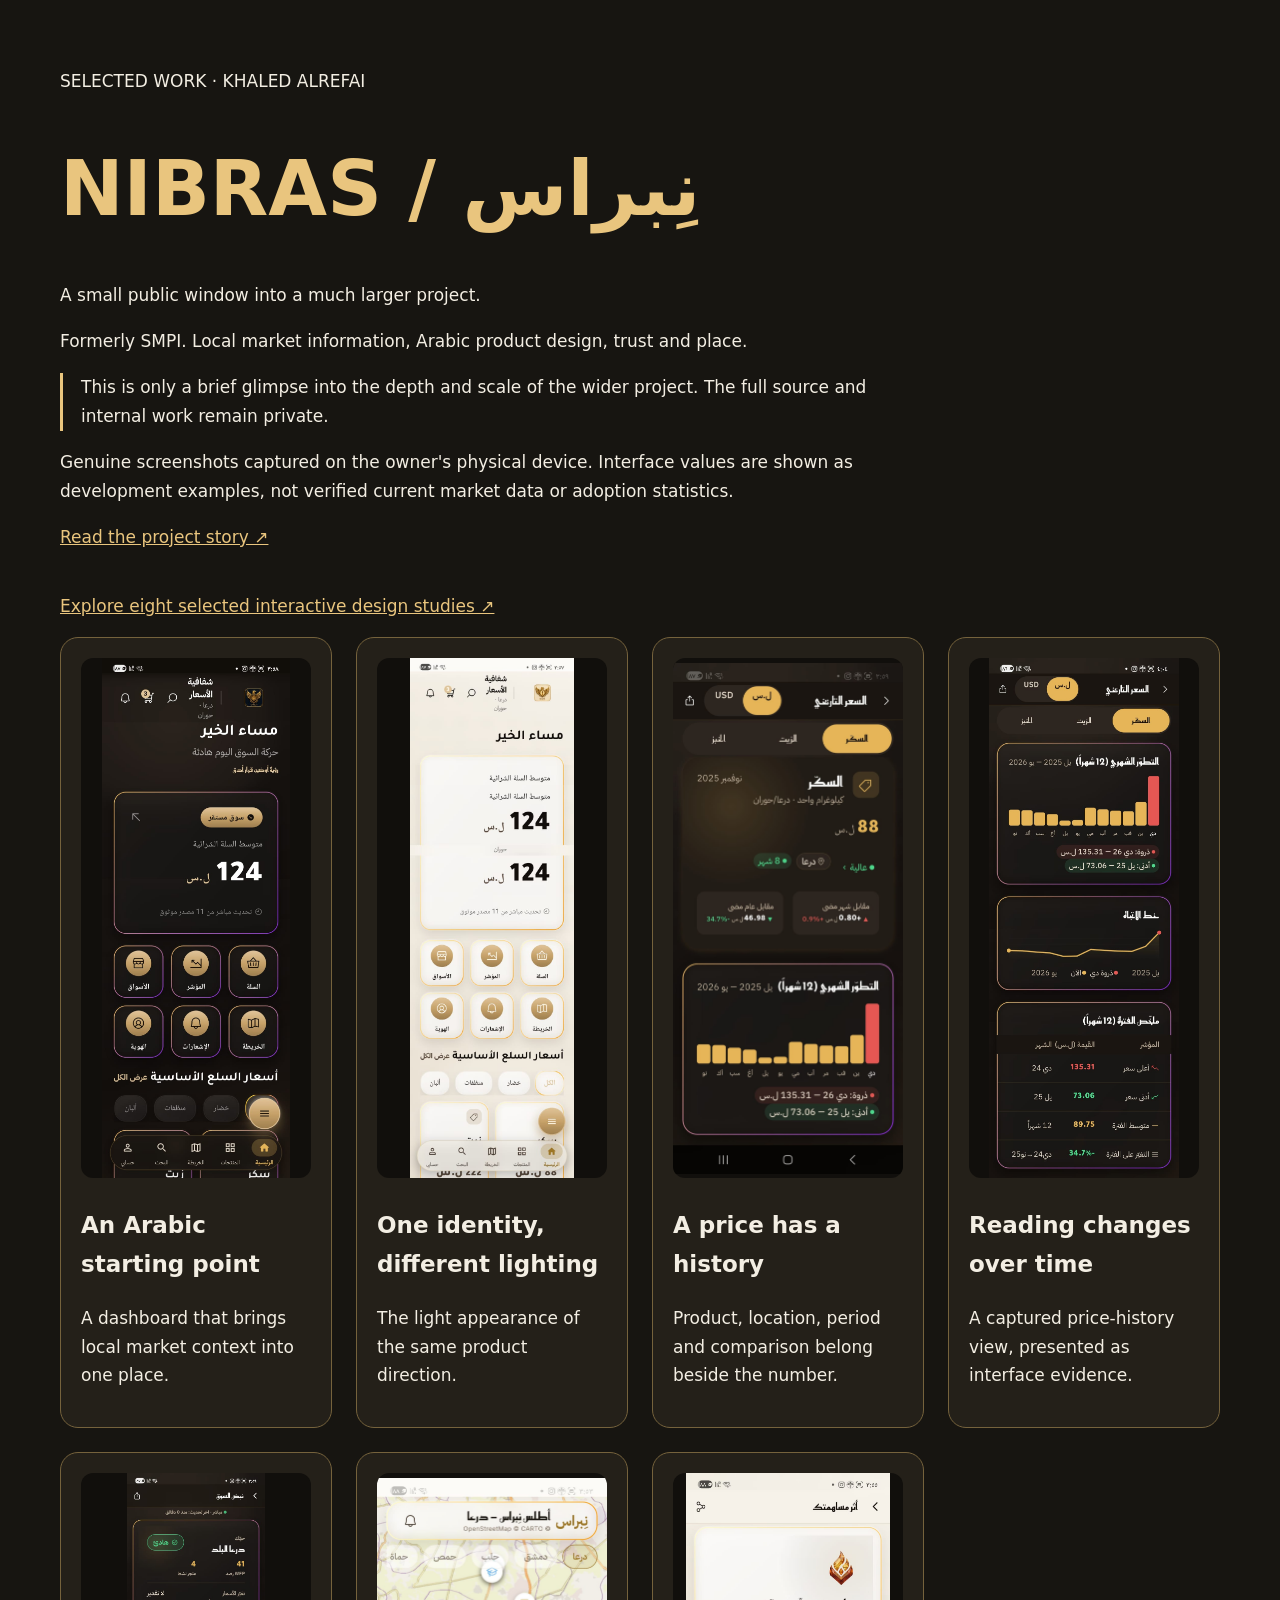
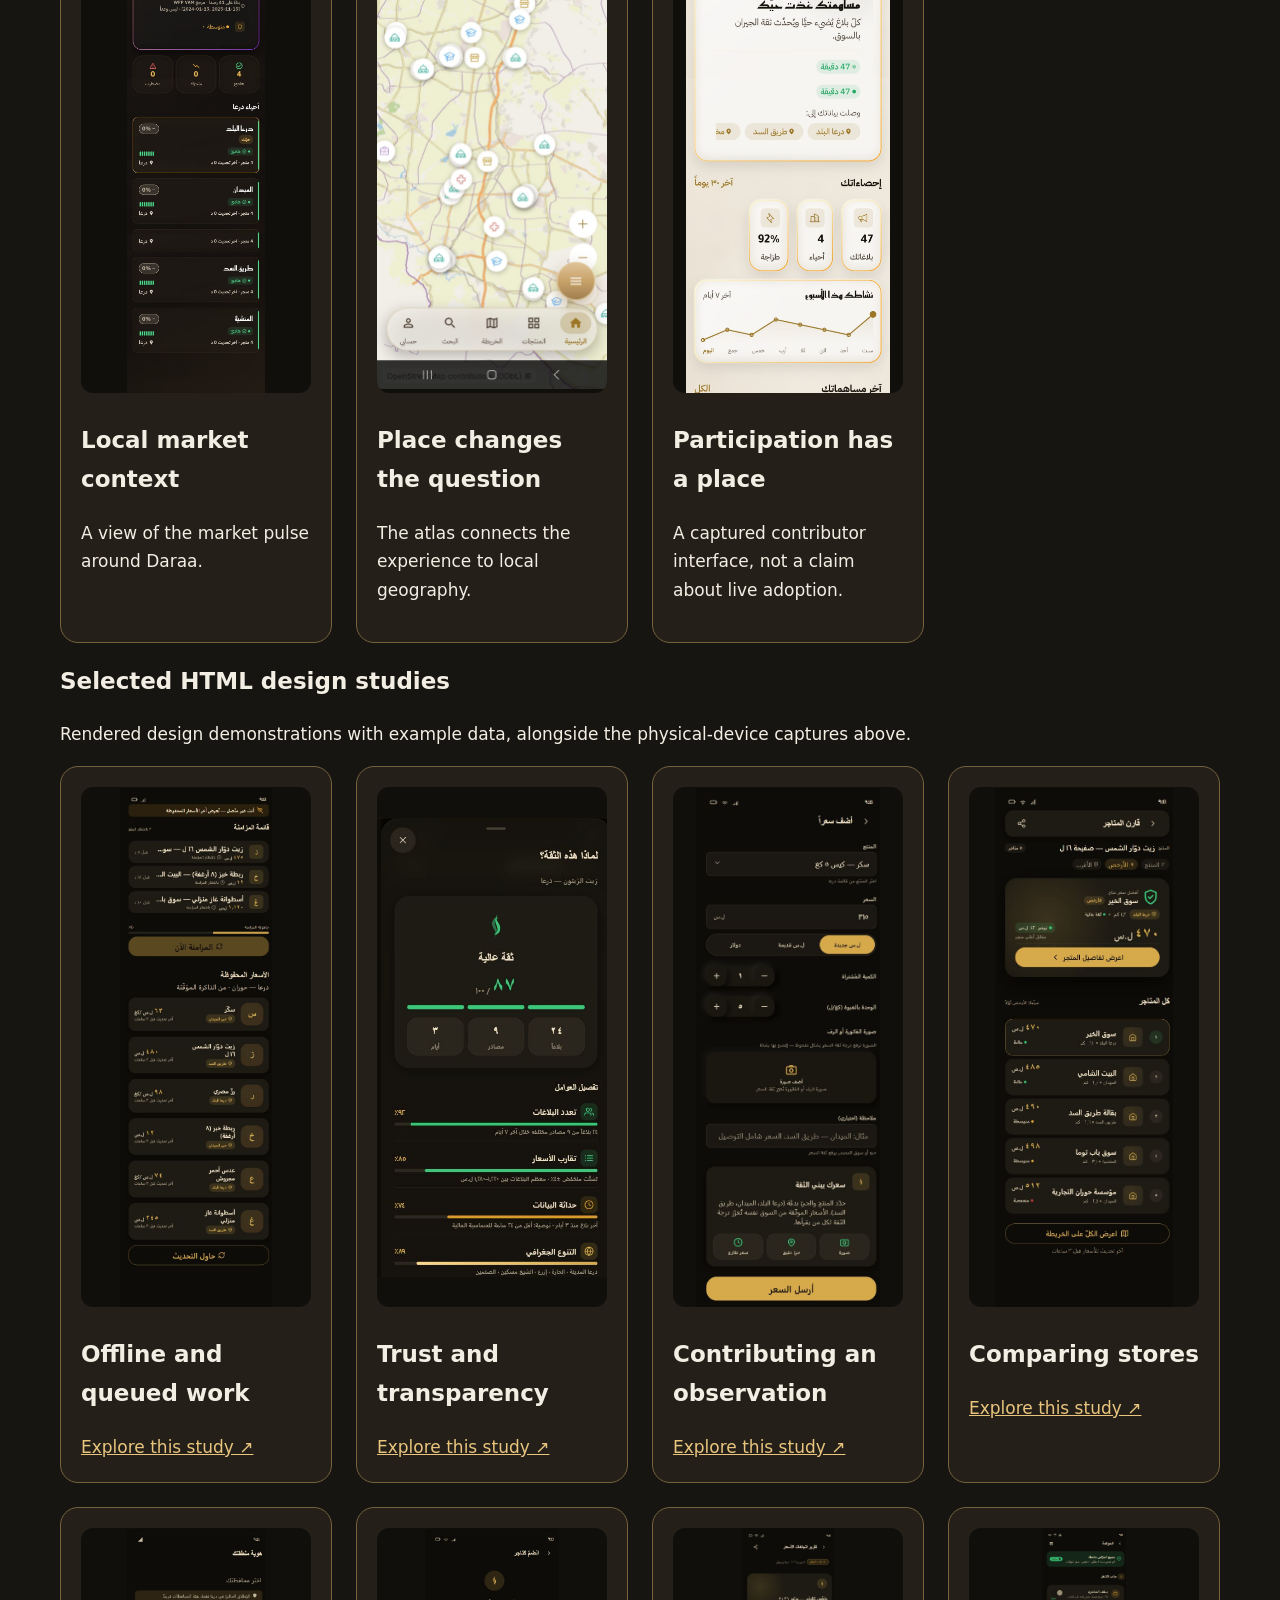
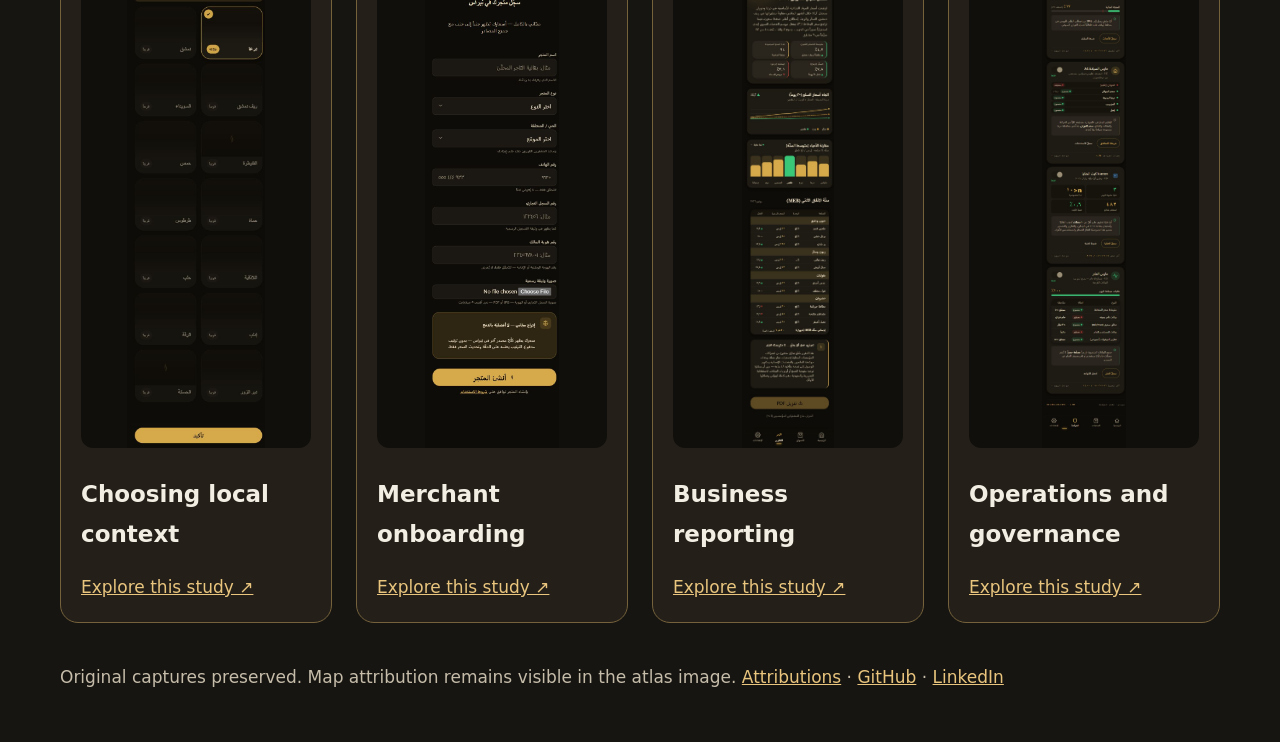
<file: index.html>
<!doctype html><html lang="en"><meta charset="utf-8"><meta name="viewport" content="width=device-width,initial-scale=1"><title>NIBRAS | Selected work</title><style>body{margin:0;background:#171511;color:#f3eee3;font:17px/1.7 system-ui}main{max-width:1160px;margin:auto;padding:50px 24px}header{max-width:820px;margin-bottom:40px}h1{font-size:clamp(40px,7vw,76px);line-height:1.1;color:#e9c57e}a{color:#e9c57e}.grid{display:grid;grid-template-columns:repeat(auto-fit,minmax(270px,1fr));gap:24px}article{background:#242019;padding:20px;border:1px solid #75623c;border-radius:18px}img{width:100%;height:520px;object-fit:contain;background:#110f0c;border-radius:12px}h2{font-size:23px}footer{margin-top:40px;color:#c5bcaa}.note{border-left:3px solid #e9c57e;padding-left:18px}</style><main><header><p>SELECTED WORK · KHALED ALREFAI</p><h1>NIBRAS / نِبراس</h1><p>A small public window into a much larger project.</p><p>Formerly SMPI. Local market information, Arabic product design, trust and place.</p><p class="note">This is only a brief glimpse into the depth and scale of the wider project. The full source and internal work remain private.</p><p>Genuine screenshots captured on the owner's physical device. Interface values are shown as development examples, not verified current market data or adoption statistics.</p><a href="README.md">Read the project story ↗</a></header><p><a href="design/">Explore eight selected interactive design studies ↗</a></p><section class="grid"><article><img loading="lazy" src="assets/05_dashboard_dark.jpeg" alt="An Arabic starting point"><h2>An Arabic starting point</h2><p>A dashboard that brings local market context into one place.</p></article><article><img loading="lazy" src="assets/06_dashboard_light.jpeg" alt="One identity, different lighting"><h2>One identity, different lighting</h2><p>The light appearance of the same product direction.</p></article><article><img loading="lazy" src="assets/02_product_detail_sugar.jpeg" alt="A price has a history"><h2>A price has a history</h2><p>Product, location, period and comparison belong beside the number.</p></article><article><img loading="lazy" src="assets/01_price_history_charts.jpeg" alt="Reading changes over time"><h2>Reading changes over time</h2><p>A captured price-history view, presented as interface evidence.</p></article><article><img loading="lazy" src="assets/03_market_pulse_daraa.jpeg" alt="Local market context"><h2>Local market context</h2><p>A view of the market pulse around Daraa.</p></article><article><img loading="lazy" src="assets/10_atlas_map_daraa.jpeg" alt="Place changes the question"><h2>Place changes the question</h2><p>The atlas connects the experience to local geography.</p></article><article><img loading="lazy" src="assets/08_contributor_impact.jpeg" alt="Participation has a place"><h2>Participation has a place</h2><p>A captured contributor interface, not a claim about live adoption.</p></article></section><h2>Selected HTML design studies</h2><p>Rendered design demonstrations with example data, alongside the physical-device captures above.</p><section class="grid"><article><a href="design/screens/offline.html"><img loading="lazy" src="assets/design/offline.png" alt="Offline and queued work"></a><h2>Offline and queued work</h2><a href="design/screens/offline.html">Explore this study ↗</a></article><article><a href="design/screens/trust_transparency.html"><img loading="lazy" src="assets/design/trust_transparency.png" alt="Trust and transparency"></a><h2>Trust and transparency</h2><a href="design/screens/trust_transparency.html">Explore this study ↗</a></article><article><a href="design/screens/add_price.html"><img loading="lazy" src="assets/design/add_price.png" alt="Contributing an observation"></a><h2>Contributing an observation</h2><a href="design/screens/add_price.html">Explore this study ↗</a></article><article><a href="design/screens/store_compare.html"><img loading="lazy" src="assets/design/store_compare.png" alt="Comparing stores"></a><h2>Comparing stores</h2><a href="design/screens/store_compare.html">Explore this study ↗</a></article><article><a href="design/screens/region_picker.html"><img loading="lazy" src="assets/design/region_picker.png" alt="Choosing local context"></a><h2>Choosing local context</h2><a href="design/screens/region_picker.html">Explore this study ↗</a></article><article><a href="design/screens/merchant_onboard.html"><img loading="lazy" src="assets/design/merchant_onboard.png" alt="Merchant onboarding"></a><h2>Merchant onboarding</h2><a href="design/screens/merchant_onboard.html">Explore this study ↗</a></article><article><a href="design/screens/b2b_report.html"><img loading="lazy" src="assets/design/b2b_report.png" alt="Business reporting"></a><h2>Business reporting</h2><a href="design/screens/b2b_report.html">Explore this study ↗</a></article><article><a href="design/screens/ops_governance.html"><img loading="lazy" src="assets/design/ops_governance.png" alt="Operations and governance"></a><h2>Operations and governance</h2><a href="design/screens/ops_governance.html">Explore this study ↗</a></article></section><footer>Original captures preserved. Map attribution remains visible in the atlas image. <a href="ATTRIBUTIONS.md">Attributions</a> · <a href="https://github.com/Kaldx5">GitHub</a> · <a href="https://www.linkedin.com/in/khaled-alrefai-668079273/">LinkedIn</a></footer></main></html>
</file>
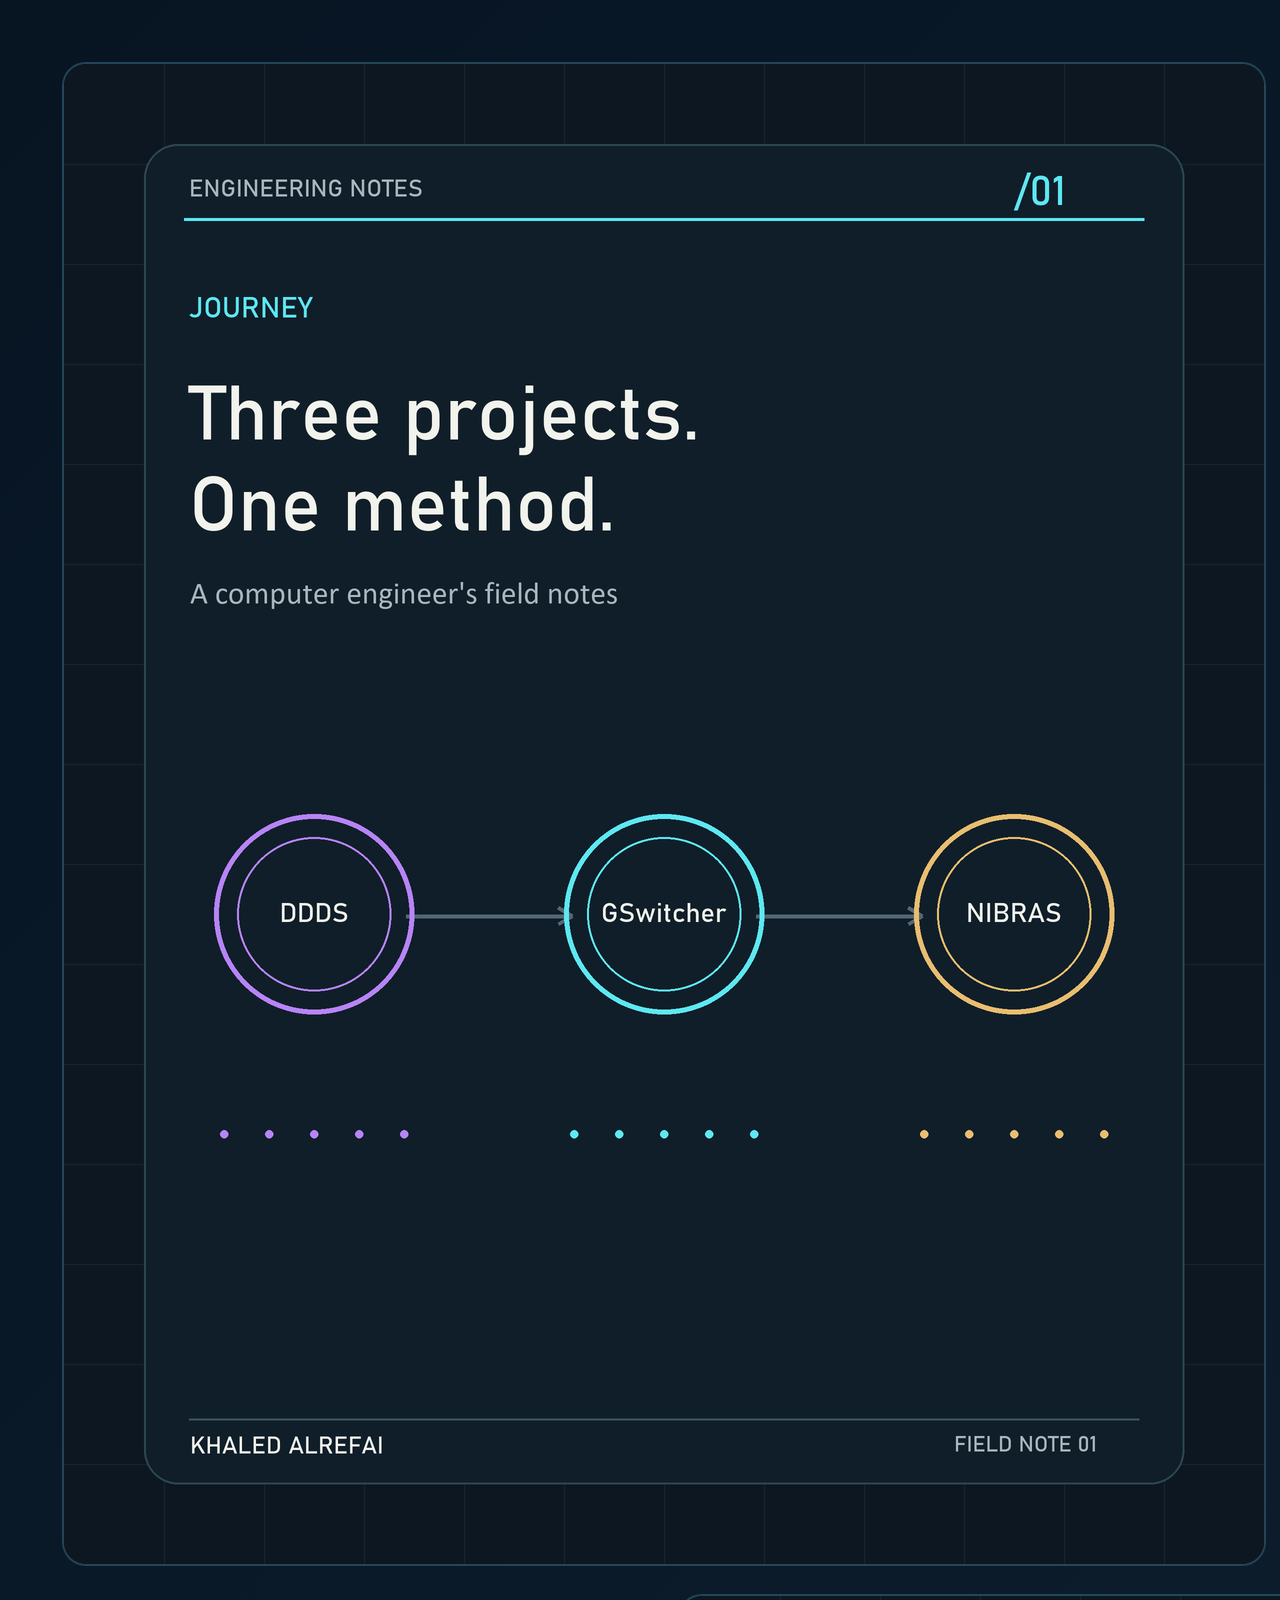
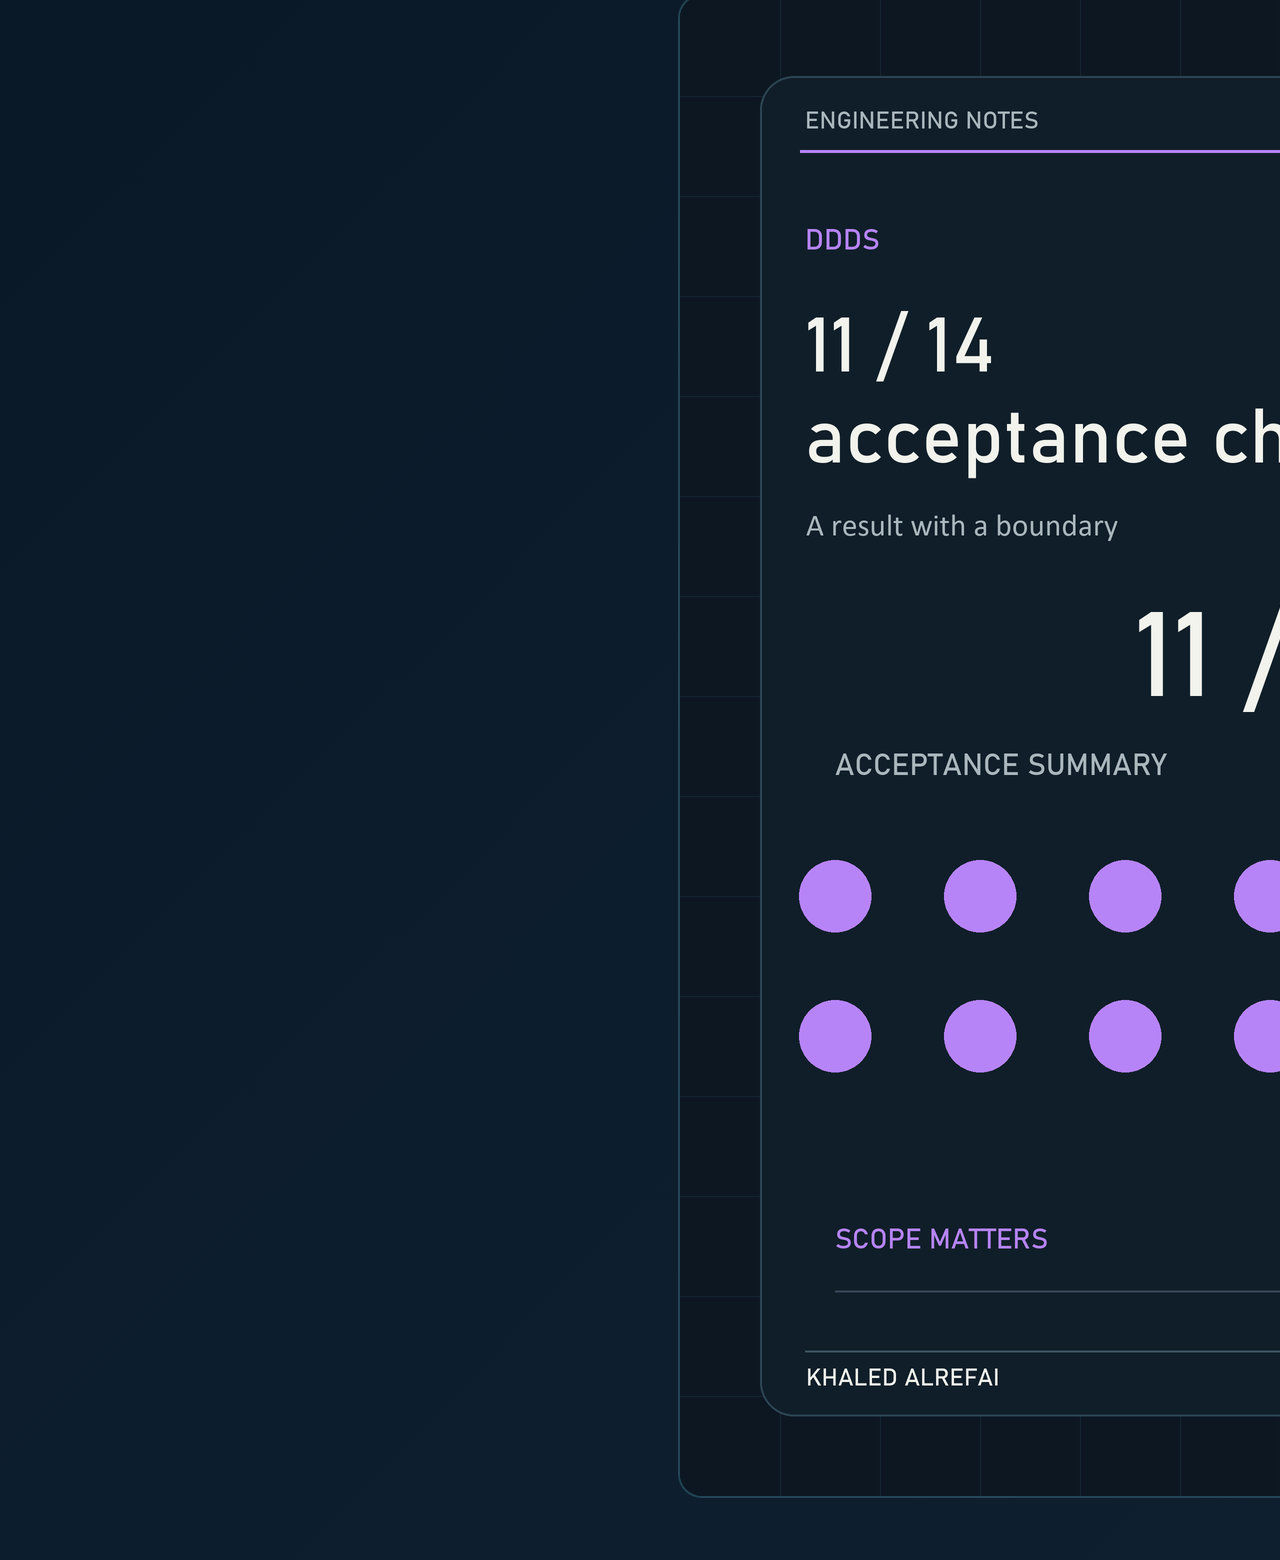
<file: field-notes/collage-1.html>
<!doctype html><meta charset="utf-8"><title>Engineering field notes</title><style>*{box-sizing:border-box}html,body{margin:0;width:2560px;background:#071523}main{width:2560px;padding:64px;display:grid;grid-template-columns:1200px 1200px;gap:32px;background:linear-gradient(135deg,#071523,#102334)}img{display:block;width:1200px;height:1500px;object-fit:contain;border-radius:22px;box-shadow:0 0 0 2px #234555}.last{grid-column:1/3;justify-self:center}</style><main><img src="post-01.png" alt="Complete original field note 1"><img src="post-02.png" alt="Complete original field note 2"><img src="post-03.png" alt="Complete original field note 3" class="last"></main>
</file>
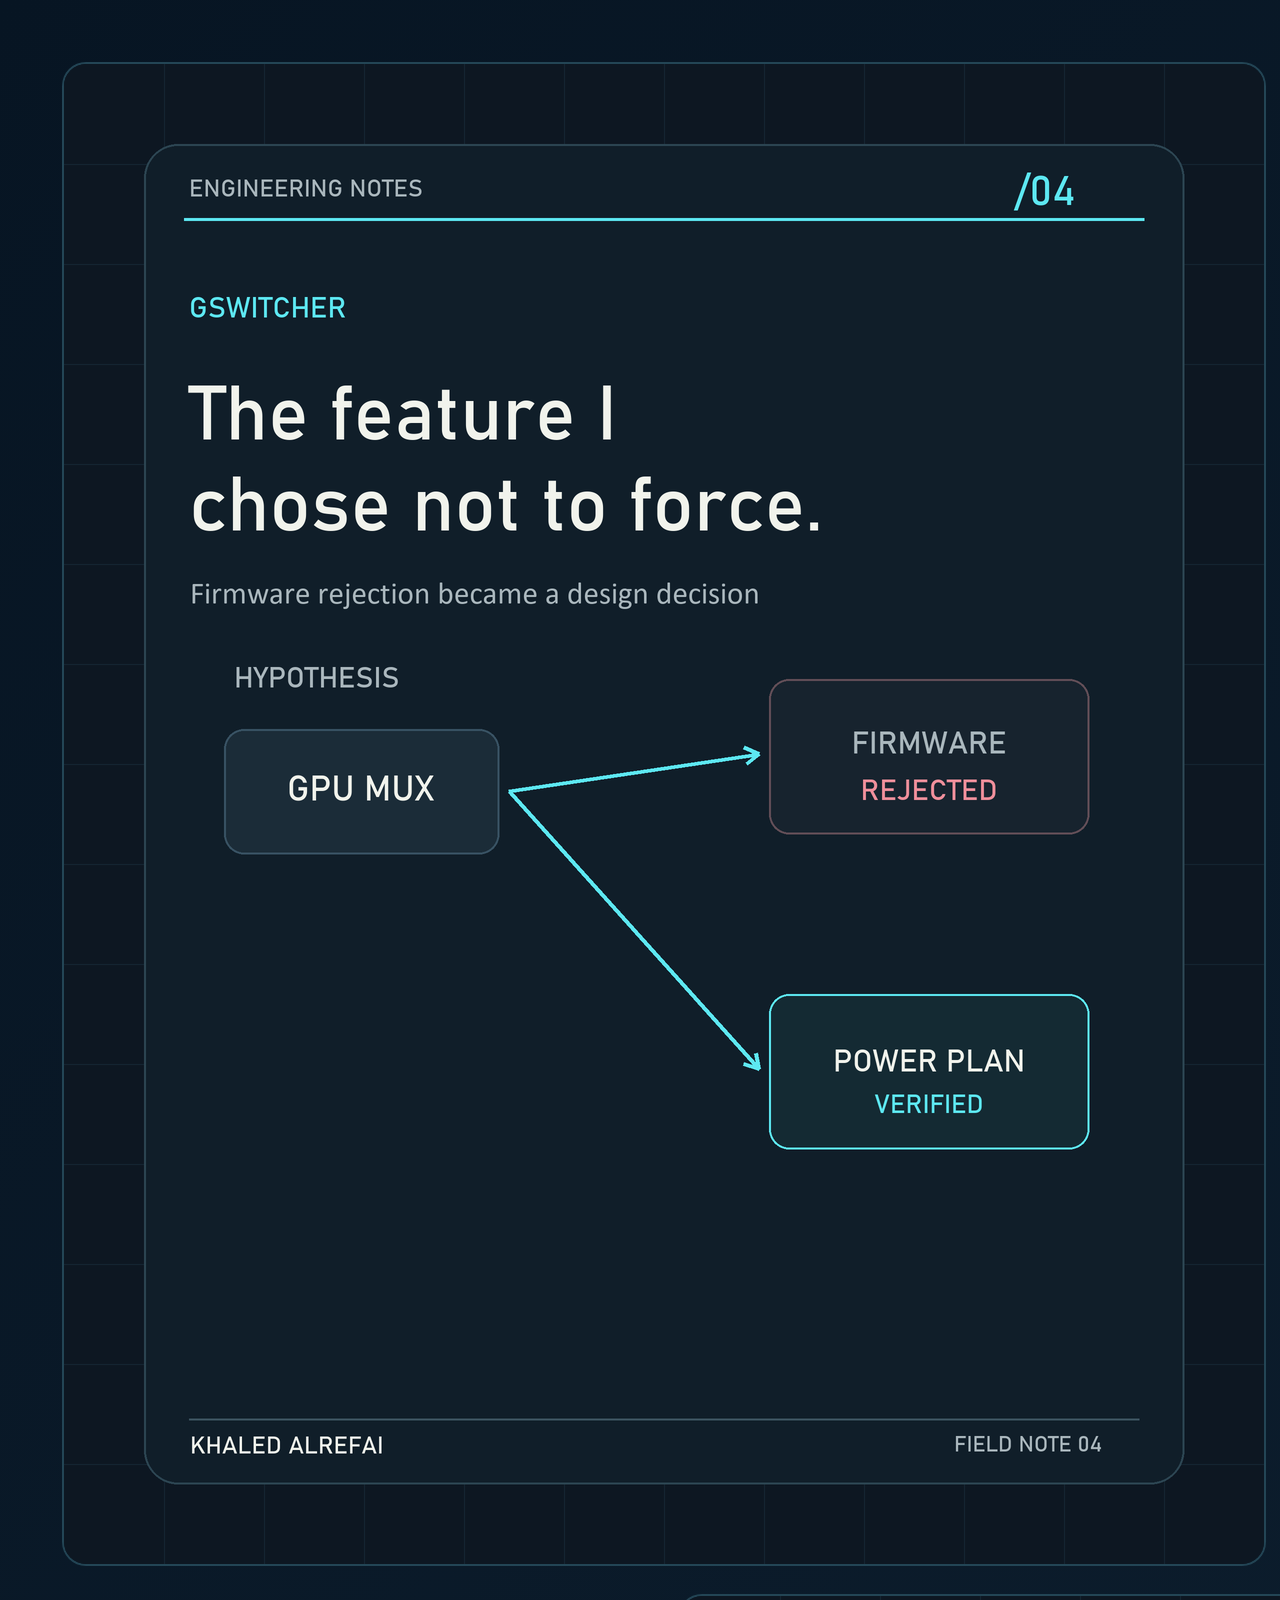
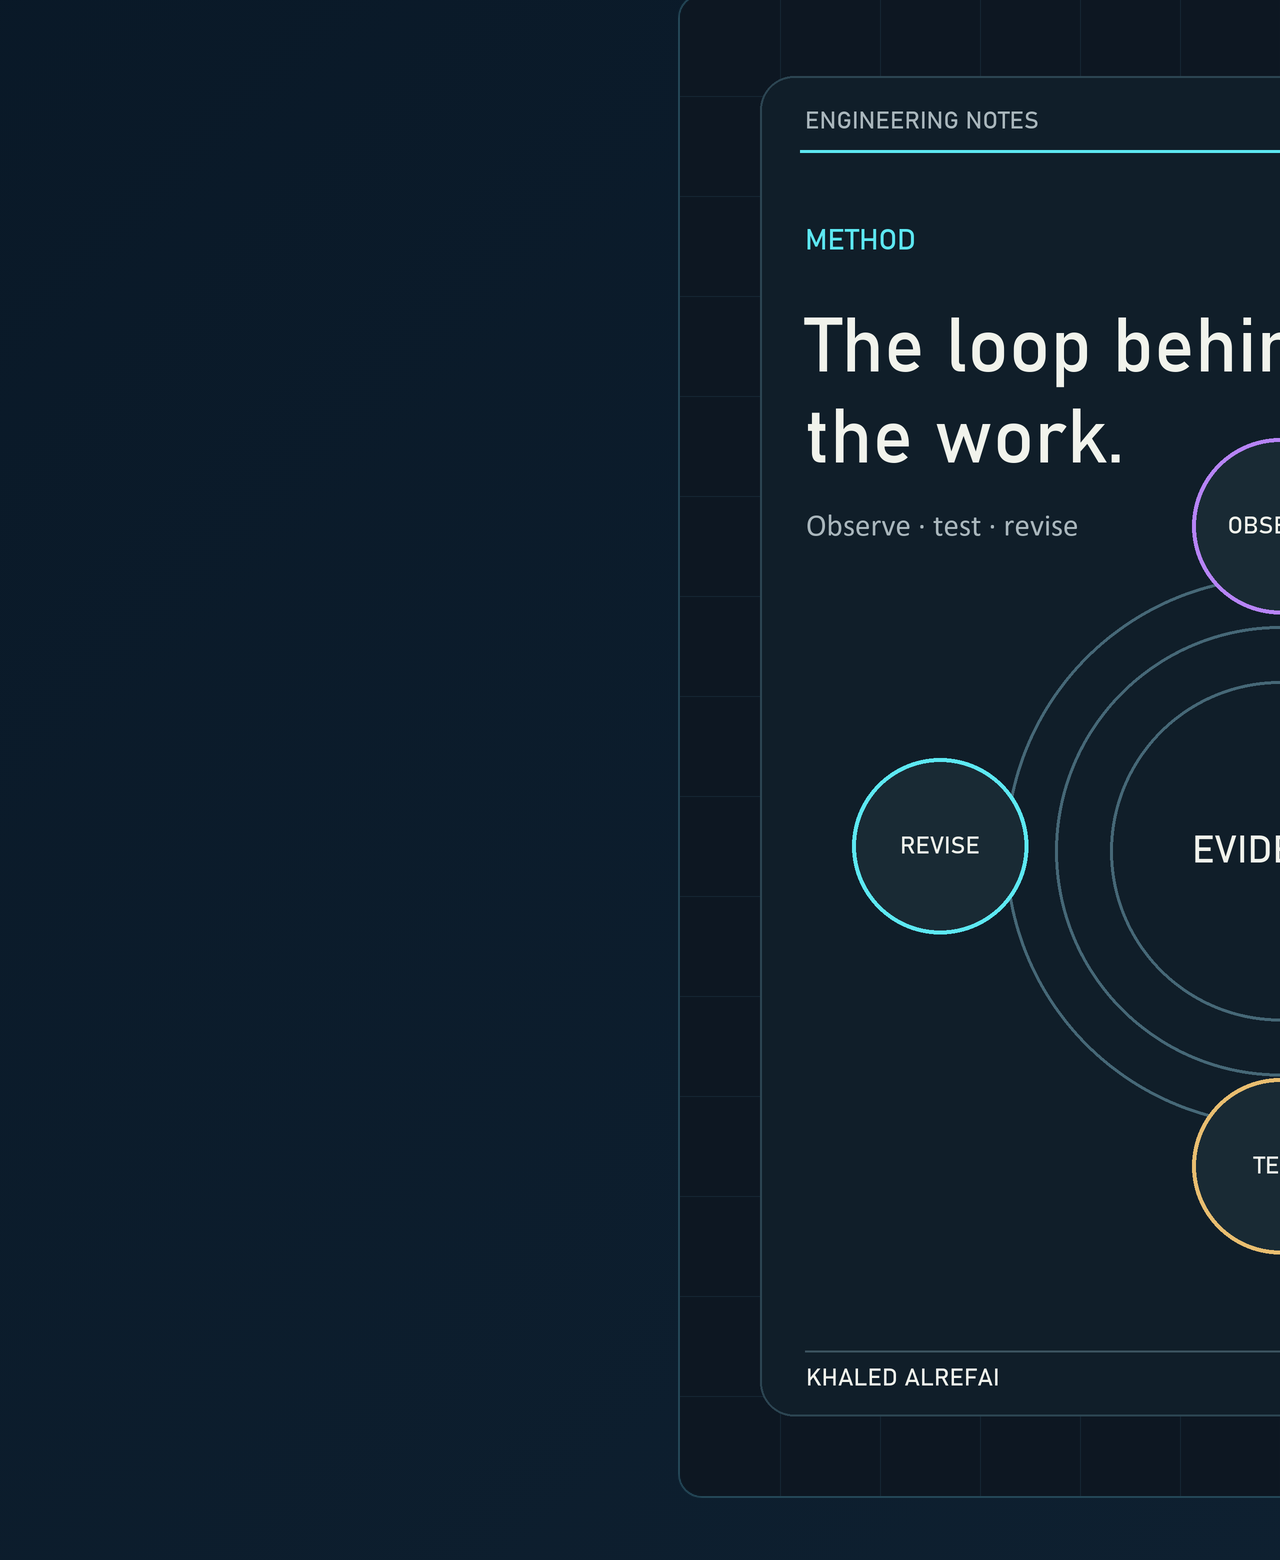
<file: field-notes/collage-2.html>
<!doctype html><meta charset="utf-8"><title>Engineering field notes</title><style>*{box-sizing:border-box}html,body{margin:0;width:2560px;background:#071523}main{width:2560px;padding:64px;display:grid;grid-template-columns:1200px 1200px;gap:32px;background:linear-gradient(135deg,#071523,#102334)}img{display:block;width:1200px;height:1500px;object-fit:contain;border-radius:22px;box-shadow:0 0 0 2px #234555}.last{grid-column:1/3;justify-self:center}</style><main><img src="post-04.png" alt="Complete original field note 4"><img src="post-05.png" alt="Complete original field note 5"><img src="post-09.png" alt="Complete original field note 9" class="last"></main>
</file>
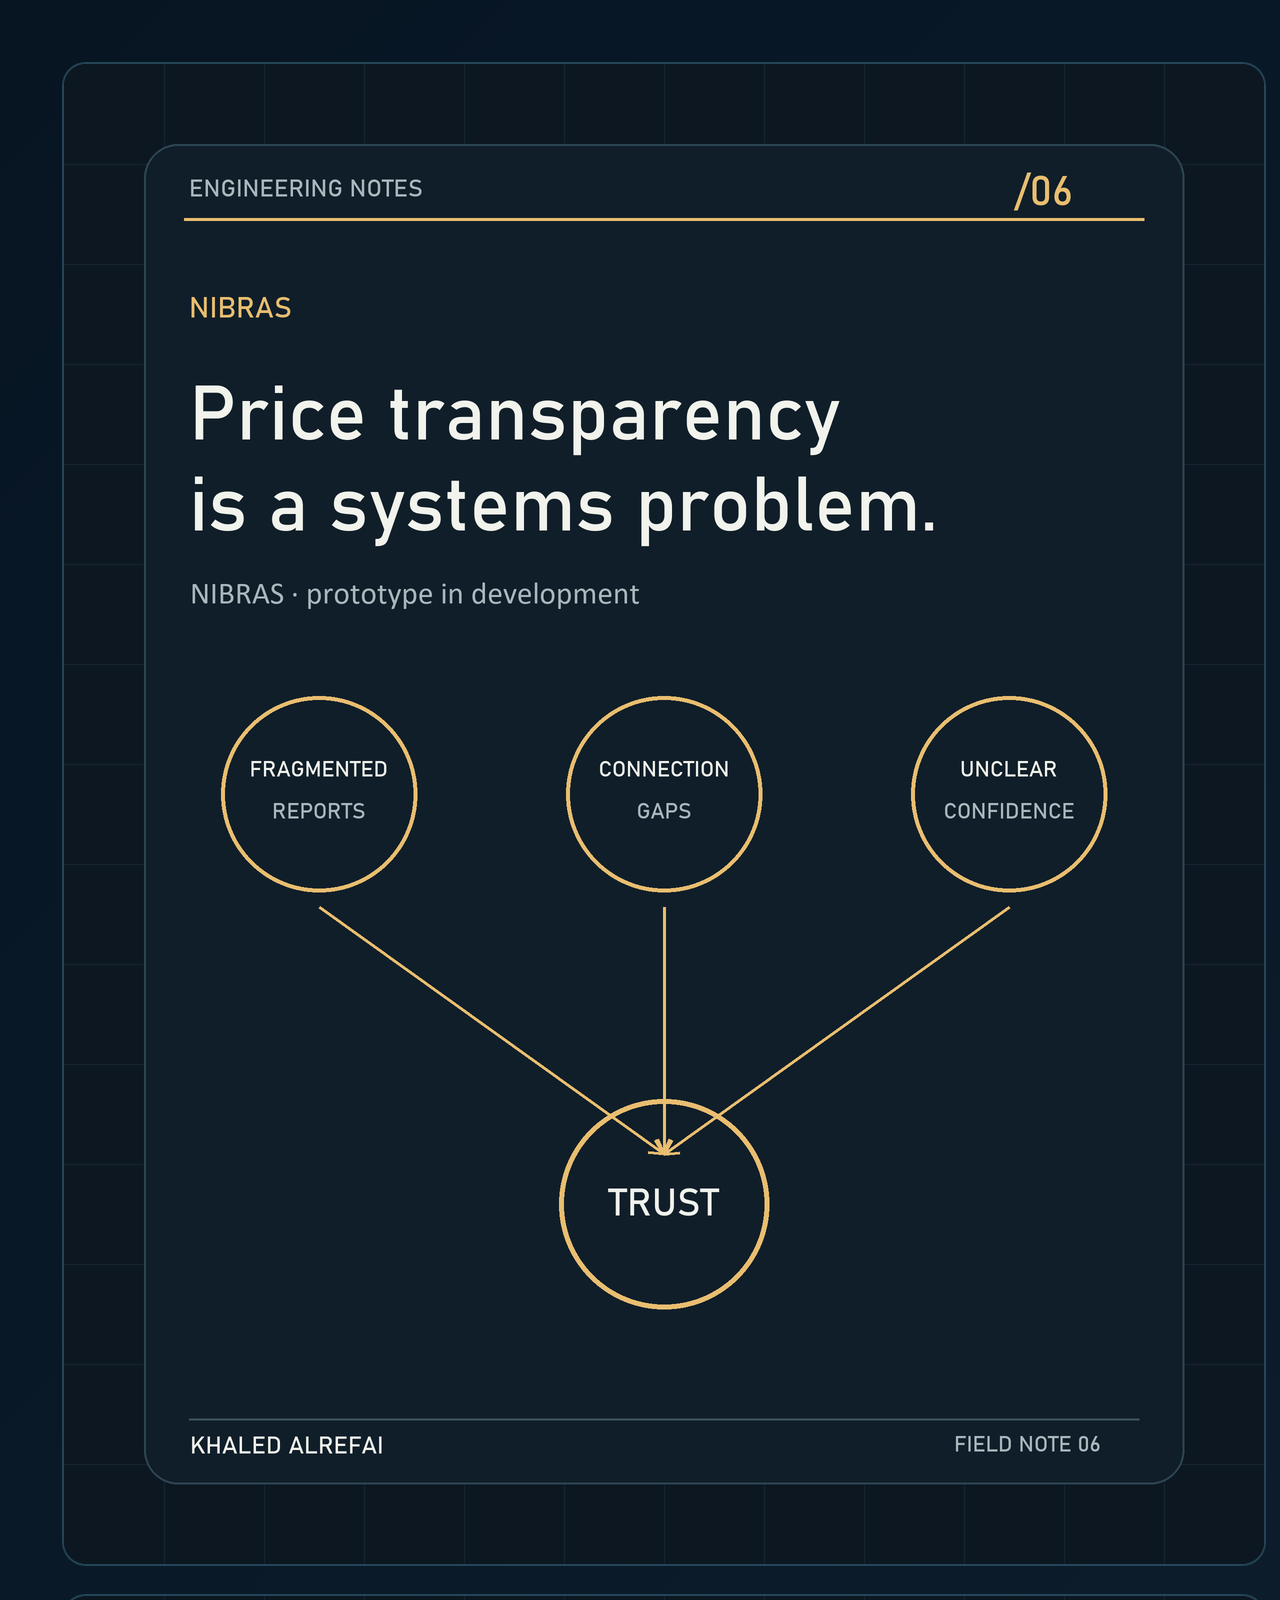
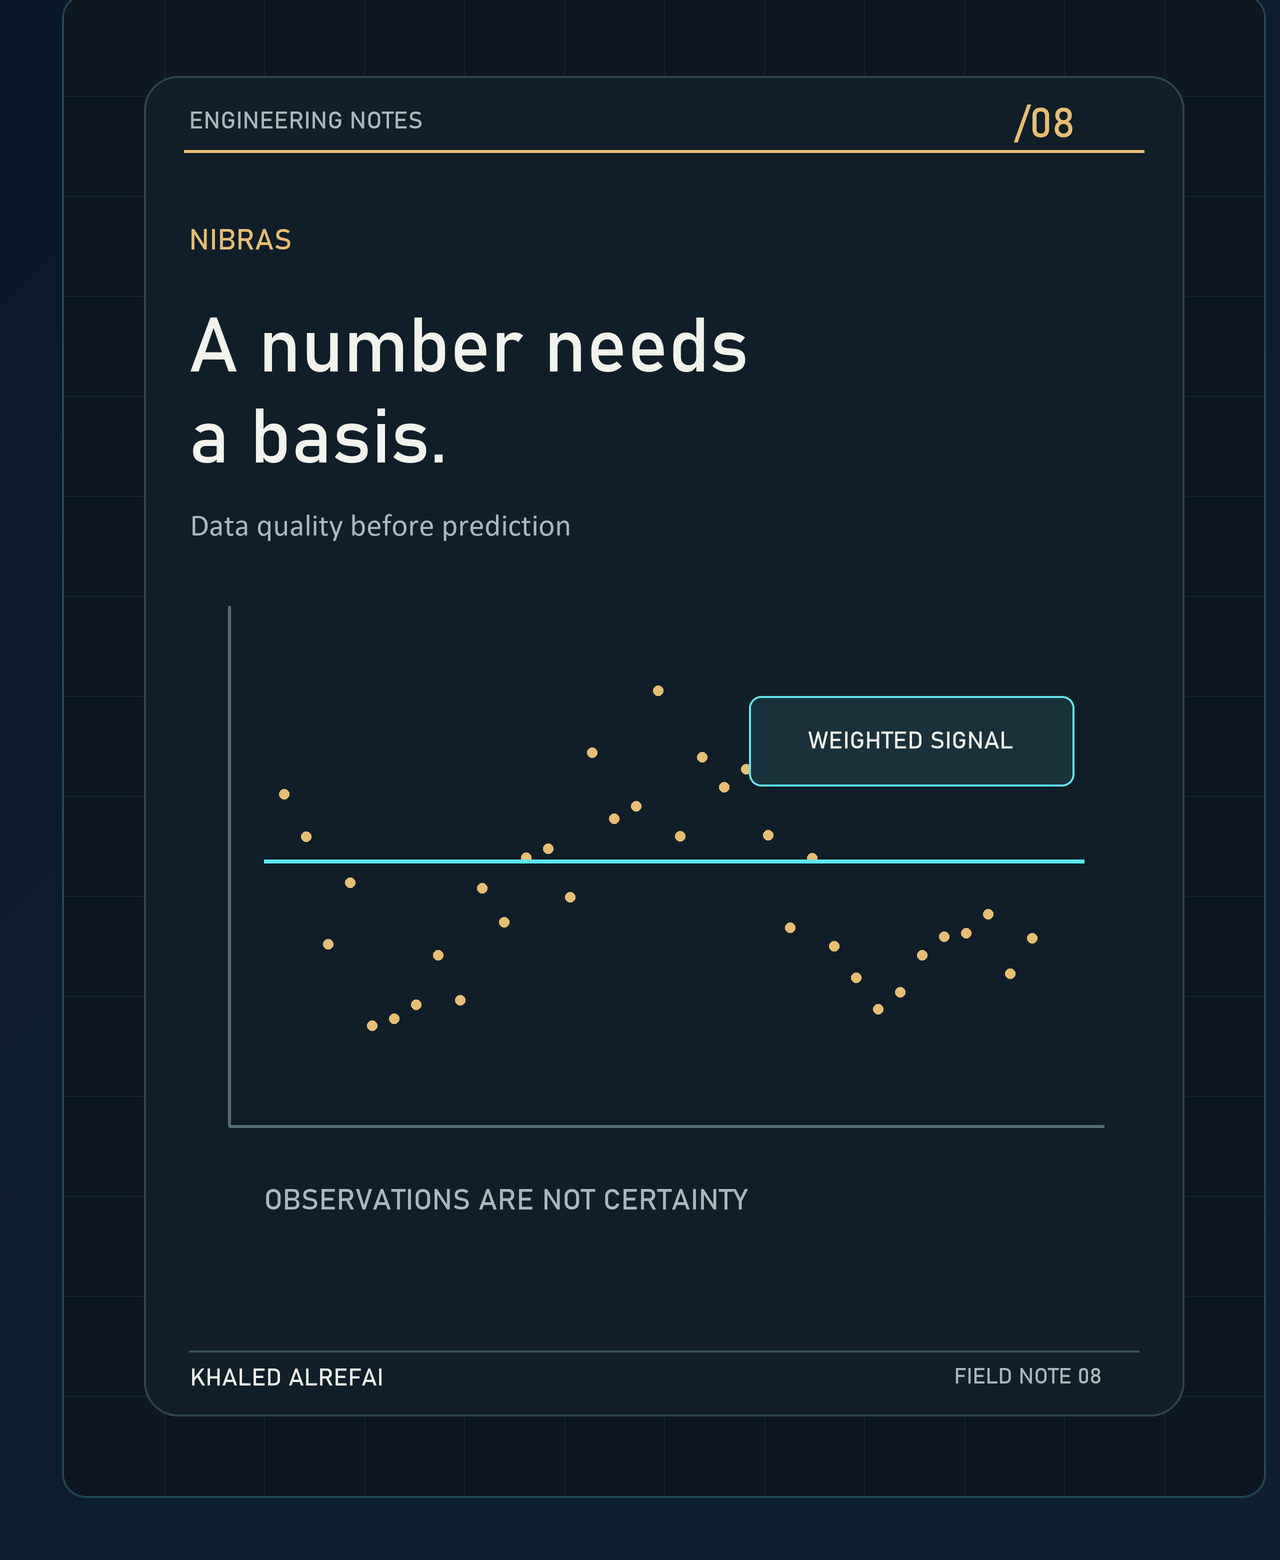
<file: field-notes/collage-3.html>
<!doctype html><meta charset="utf-8"><title>Engineering field notes</title><style>*{box-sizing:border-box}html,body{margin:0;width:2560px;background:#071523}main{width:2560px;padding:64px;display:grid;grid-template-columns:1200px 1200px;gap:32px;background:linear-gradient(135deg,#071523,#102334)}img{display:block;width:1200px;height:1500px;object-fit:contain;border-radius:22px;box-shadow:0 0 0 2px #234555}.last{grid-column:1/3;justify-self:center}</style><main><img src="post-06.png" alt="Complete original field note 6"><img src="post-07.png" alt="Complete original field note 7"><img src="post-08.png" alt="Complete original field note 8"><img src="post-10.png" alt="Complete original field note 10"></main>
</file>
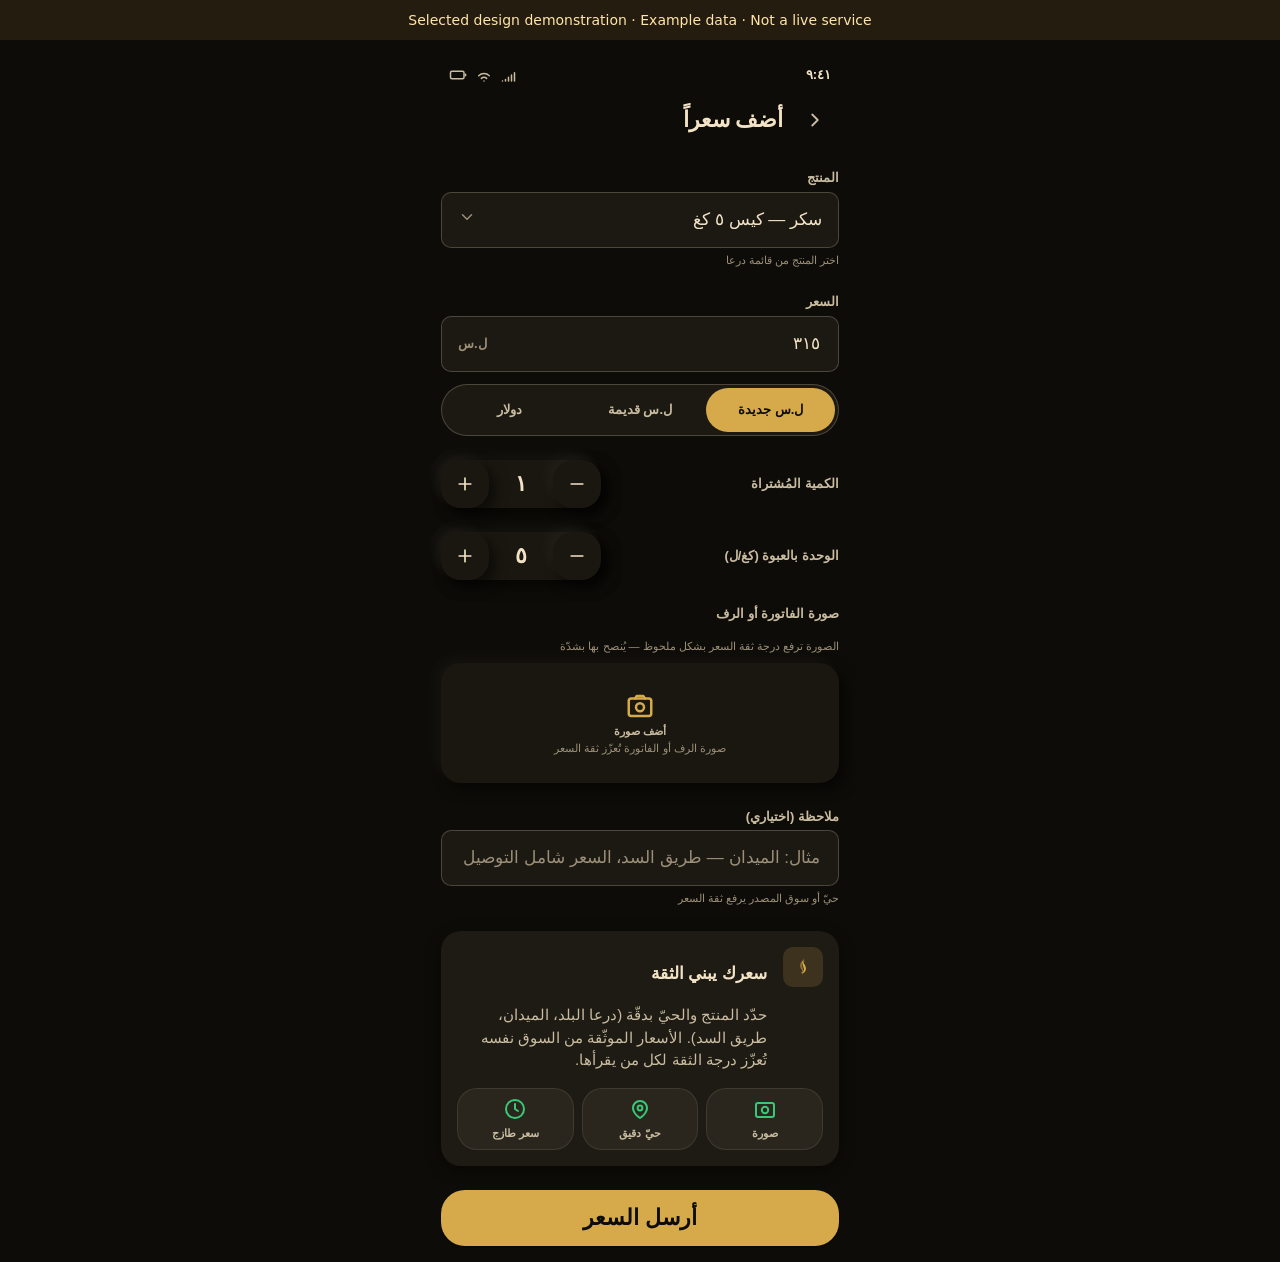
<file: design/screens/add_price.html>
<!DOCTYPE html>

<html lang="ar" dir="rtl" data-theme="dark" class="tier-rich">
<head>
<meta charset="UTF-8">
<link rel="icon" href="data:,">
<meta name="viewport" content="width=device-width, initial-scale=1.0">
<title>إضافة سعر — نِبراس</title>
<script>(function(){try{var p=new URLSearchParams(location.search),d=document.documentElement;var t=p.get('tier'),th=p.get('theme'),l=p.get('lang');if(t){d.className='tier-'+t;}if(th){d.setAttribute('data-theme',th);}if(l){d.setAttribute('lang',l);d.setAttribute('dir',l==='en'?'ltr':'rtl');}}catch(e){}})();</script>

<link rel="stylesheet" href="../lib/fonts.css">
<link rel="stylesheet" href="../material_tokens.css">
<link rel="stylesheet" href="../material_components.css">
<link rel="stylesheet" href="../material_screens.css">
<link rel="stylesheet" href="../material_motion.css">
<script src="../lib/switcher.js" defer></script>
<style>
  /* تخطيط ثانوي محليّ — var() فقط، لا hex */
  .ap-form{ padding-inline:var(--space-md); padding-block-start:var(--space-md); }
  .ap-form > * + *{ margin-block-start:var(--space-lg); }
  .ap-qty{ display:flex; align-items:center; justify-content:space-between; gap:var(--space-md); }
  .ap-qty__label{ font-family:var(--font-ar-body); font-size:var(--type-caption-size); font-weight:600; color:var(--ink-secondary); }
  .ap-currency{ margin-block-start:var(--space-sm); display:flex; }
  .ap-currency .segmented__item{ flex:1; min-height:44px; }
  .ap-hint{ display:flex; flex-direction:column; gap:var(--space-md); }
  .ap-hint__head{ display:flex; align-items:flex-start; gap:var(--space-md); }
  .ap-hint__icon{ width:40px; height:40px; flex-shrink:0; display:inline-flex; align-items:center; justify-content:center; border-radius:var(--radius-sm); background:var(--accent-brand-tint); color:var(--accent-brand); }
  .ap-hint__icon svg{ width:22px; height:22px; }
  .ap-hint__body{ flex:1; min-width:0; display:flex; flex-direction:column; gap:var(--space-xs); }
  .ap-hint__title{ font-family:var(--font-ar-body); font-size:var(--type-title-medium-size); font-weight:600; color:var(--ink-primary); }
  /* بلاطة رفع صورة (neu-tile موسّعة عرضيّاً) */
  .ap-photo{ aspect-ratio:auto; min-height:120px; width:100%; padding:var(--space-md); }
  .ap-photo__hint{ font-family:var(--font-ar-body); font-size:var(--type-label-size); color:var(--ink-tertiary); text-align:center; }
</style>
</head>
<body><aside style="padding:12px;background:#241c0f;color:#ffe5a7;text-align:center;font:14px system-ui">Selected design demonstration · Example data · Not a live service</aside>
<div class="app-frame app-frame--tall mo-page">

  
  <div class="status-bar">
    <span class="status-bar__time bidi-num">٩:٤١</span>
    <span class="status-bar__icons" aria-hidden="true">
      <svg viewBox="0 0 24 24" fill="none" stroke="currentColor" stroke-width="2" stroke-linecap="round" stroke-linejoin="round"><path d="M2 20h.01M6 20v-2M10 20v-5M14 20v-8M18 20v-11"/></svg>
      <svg viewBox="0 0 24 24" fill="none" stroke="currentColor" stroke-width="2" stroke-linecap="round" stroke-linejoin="round"><path d="M5 13a10 10 0 0 1 14 0M8.5 16.5a5 5 0 0 1 7 0M12 20h.01"/></svg>
      <svg viewBox="0 0 24 24" fill="none" stroke="currentColor" stroke-width="2" stroke-linecap="round" stroke-linejoin="round"><rect x="2" y="7" width="18" height="10" rx="2"/><path d="M22 11v2"/></svg>
    </span>
  </div>

  
  <header class="app-topbar">
    <button class="icon-btn mo-press" type="button" aria-label="رجوع" data-ar-label="رجوع" data-en-label="Back">
      <svg class="icon-flip" viewBox="0 0 24 24" fill="none" stroke="currentColor" stroke-width="2" stroke-linecap="round" stroke-linejoin="round" aria-hidden="true"><path d="M9 6l6 6-6 6"/></svg>
    </button>
    <h1 class="app-topbar__title" data-ar="أضف سعراً" data-en="Add a price">أضف سعراً</h1>
  </header>

  
  <form class="ap-form mo-stagger" onsubmit="return false">

    
    <div class="field">
      <label class="field__label" for="ap-product" data-ar="المنتج" data-en="Product">المنتج</label>
      <div class="field__box">
        <select class="field__control" id="ap-product">
          <option value="sugar" data-ar="سكر — كيس ٥ كغ" data-en="Sugar — 5 kg bag">سكر — كيس ٥ كغ</option>
          <option value="sunflower-oil" data-ar="زيت دوّار الشمس — صفيحة ١٦ ل" data-en="Sunflower oil — 16 L tin">زيت دوّار الشمس — صفيحة ١٦ ل</option>
          <option value="egyptian-rice" data-ar="رزّ مصري — كيس ١ كغ" data-en="Egyptian rice — 1 kg bag">رزّ مصري — كيس ١ كغ</option>
          <option value="bread" data-ar="ربطة خبز — ٨ أرغفة" data-en="Bread bundle — 8 loaves">ربطة خبز — ٨ أرغفة</option>
          <option value="red-lentils" data-ar="عدس أحمر مجروش — ١ كغ" data-en="Red split lentils — 1 kg">عدس أحمر مجروش — ١ كغ</option>
          <option value="gas" data-ar="أسطوانة غاز منزلي" data-en="Household gas cylinder">أسطوانة غاز منزلي</option>
        </select>
        <span class="field__affix" aria-hidden="true">
          <svg viewBox="0 0 24 24" width="18" height="18" fill="none" stroke="currentColor" stroke-width="2" stroke-linecap="round" stroke-linejoin="round"><path d="M6 9l6 6 6-6"/></svg>
        </span>
      </div>
      <span class="field__hint" data-ar="اختر المنتج من قائمة درعا" data-en="Choose a product from the Daraa list">اختر المنتج من قائمة درعا</span>
    </div>

    
    <div class="field">
      <label class="field__label" for="ap-price" data-ar="السعر" data-en="Price">السعر</label>
      <div class="field__box">
        <input class="field__control tabular" id="ap-price" type="text" inputmode="numeric" placeholder="٣١٥" value="٣١٥" data-ar-placeholder="٣١٥" data-en-placeholder="315" data-demo="1">
        <span class="field__affix bidi-num">ل.س</span>
      </div>
      <div class="segmented ap-currency" role="group" aria-label="نوع العملة" data-ar-label="نوع العملة" data-en-label="Currency type">
        <button class="segmented__item is-active mo-press" type="button" aria-pressed="true" data-ar="ل.س جديدة" data-en="New SYP">ل.س جديدة</button>
        <button class="segmented__item mo-press" type="button" aria-pressed="false" data-ar="ل.س قديمة" data-en="Old SYP">ل.س قديمة</button>
        <button class="segmented__item mo-press" type="button" aria-pressed="false" data-ar="دولار" data-en="USD">دولار</button>
      </div>
    </div>

    
    <div class="ap-qty">
      <span class="ap-qty__label" data-ar="الكمية المُشتراة" data-en="Quantity bought">الكمية المُشتراة</span>
      <div class="stepper neu" role="group" aria-label="الكمية" data-ar-label="الكمية" data-en-label="Quantity">
        <button class="stepper__btn neu mo-press" type="button" aria-label="إنقاص الكمية" data-ar="إنقاص الكمية" data-en="Decrease quantity">
          <svg viewBox="0 0 24 24" fill="none" stroke="currentColor" stroke-width="2" stroke-linecap="round" aria-hidden="true"><path d="M5 12h14"/></svg>
        </button>
        <span class="stepper__value" aria-live="polite">١</span>
        <button class="stepper__btn neu mo-press" type="button" aria-label="زيادة الكمية" data-ar="زيادة الكمية" data-en="Increase quantity">
          <svg viewBox="0 0 24 24" fill="none" stroke="currentColor" stroke-width="2" stroke-linecap="round" aria-hidden="true"><path d="M12 5v14M5 12h14"/></svg>
        </button>
      </div>
    </div>

    
    <div class="ap-qty">
      <span class="ap-qty__label" data-ar="الوحدة بالعبوة (كغ/ل)" data-en="Units per pack (kg/L)">الوحدة بالعبوة (كغ/ل)</span>
      <div class="stepper neu" role="group" aria-label="الوحدة بالعبوة" data-ar-label="الوحدة بالعبوة" data-en-label="Units per pack">
        <button class="stepper__btn neu mo-press" type="button" aria-label="إنقاص الوحدة" data-ar="إنقاص الوحدة" data-en="Decrease units">
          <svg viewBox="0 0 24 24" fill="none" stroke="currentColor" stroke-width="2" stroke-linecap="round" aria-hidden="true"><path d="M5 12h14"/></svg>
        </button>
        <span class="stepper__value" aria-live="polite">٥</span>
        <button class="stepper__btn neu mo-press" type="button" aria-label="زيادة الوحدة" data-ar="زيادة الوحدة" data-en="Increase units">
          <svg viewBox="0 0 24 24" fill="none" stroke="currentColor" stroke-width="2" stroke-linecap="round" aria-hidden="true"><path d="M12 5v14M5 12h14"/></svg>
        </button>
      </div>
    </div>

    
    <div class="field">
      <label class="field__label" data-ar="صورة الفاتورة أو الرف" data-en="Receipt or shelf photo">صورة الفاتورة أو الرف</label>
      <p class="field__hint" style="margin-block-end:var(--space-xs)" data-ar="الصورة ترفع درجة ثقة السعر بشكل ملحوظ — يُنصح بها بشدّة" data-en="A photo significantly raises the price trust score — strongly recommended">الصورة ترفع درجة ثقة السعر بشكل ملحوظ — يُنصح بها بشدّة</p>
      <button class="neu-tile mo-press ap-photo" type="button" aria-label="أضف صورة للفاتورة أو رفّ المتجر" data-ar-label="أضف صورة للفاتورة أو رفّ المتجر" data-en-label="Add a photo of the receipt or shelf">
        <svg viewBox="0 0 24 24" fill="none" stroke="currentColor" stroke-width="2" stroke-linecap="round" stroke-linejoin="round" aria-hidden="true"><rect x="3" y="6" width="18" height="14" rx="2"/><circle cx="12" cy="13" r="3.2"/><path d="M8 6l1.4-2h5.2L16 6"/></svg>
        <span class="neu-tile__label" data-ar="أضف صورة" data-en="Add photo">أضف صورة</span>
        <span class="ap-photo__hint" data-ar="صورة الرف أو الفاتورة تُعزّز ثقة السعر" data-en="A shelf or receipt photo strengthens price trust">صورة الرف أو الفاتورة تُعزّز ثقة السعر</span>
      </button>
    </div>

    
    <div class="field">
      <label class="field__label" for="ap-note" data-ar="ملاحظة (اختياري)" data-en="Note (optional)">ملاحظة (اختياري)</label>
      <div class="field__box">
        <input class="field__control" id="ap-note" type="text" placeholder="مثال: الميدان — طريق السد، السعر شامل التوصيل" data-ar-ph="مثال: الميدان — طريق السد، السعر شامل التوصيل" data-en-ph="e.g. Al-Maydan — Al-Sadd Road, price includes delivery">
      </div>
      <span class="field__hint" data-ar="حيّ أو سوق المصدر يرفع ثقة السعر" data-en="Source neighborhood or market raises price trust">حيّ أو سوق المصدر يرفع ثقة السعر</span>
    </div>

    
    <div class="card ap-hint">
      <div class="ap-hint__head">
        <span class="ap-hint__icon mo-pulse-trust" aria-hidden="true">
          <svg viewBox="0 0 24 24" fill="currentColor" aria-hidden="true"><path d="M13.5 2.5 C10 7.5,15.5 9.5,15.25 14 C15.1 17.5,12.25 19.75,9.75 18.5 C12 18.1,13.5 16.5,13 13.75 C12.1 9.5,9.25 7,13.5 2.5 Z"/><path d="M10.5 21.5 C14 16.5,8.5 14.5,8.75 10 C8.9 6.5,11.75 4.25,14.25 5.5 C12 5.9,10.5 7.5,11 10.25 C11.9 14.5,14.75 17,10.5 21.5 Z" opacity=".5"/></svg>
        </span>
        <div class="ap-hint__body">
          <h2 class="ap-hint__title" data-ar="سعرك يبني الثقة" data-en="Your price builds trust">سعرك يبني الثقة</h2>
          <p class="t-body" style="margin:0" data-ar="حدّد المنتج والحيّ بدقّة (درعا البلد، الميدان، طريق السد). الأسعار الموثّقة من السوق نفسه تُعزّز درجة الثقة لكل من يقرأها." data-en="Specify the product and neighborhood precisely (Daraa al-Balad, Al-Maydan, Al-Sadd Road). Prices verified from the same market raise the trust score for everyone who reads them.">حدّد المنتج والحيّ بدقّة (درعا البلد، الميدان، طريق السد). الأسعار الموثّقة من السوق نفسه تُعزّز درجة الثقة لكل من يقرأها.</p>
        </div>
      </div>
      <div class="trust-pills" role="list" aria-label="ما يرفع درجة الثقة" data-ar-label="ما يرفع درجة الثقة" data-en-label="What raises the trust score">
        <span class="trust-pill trust-pill--high" role="listitem">
          <svg viewBox="0 0 24 24" fill="none" stroke="currentColor" stroke-width="2" stroke-linecap="round" stroke-linejoin="round" aria-hidden="true"><rect x="3" y="6" width="18" height="14" rx="2"/><circle cx="12" cy="13" r="3.2"/></svg>
          <span data-ar="صورة" data-en="Photo">صورة</span>
        </span>
        <span class="trust-pill trust-pill--high" role="listitem">
          <svg viewBox="0 0 24 24" fill="none" stroke="currentColor" stroke-width="2" stroke-linecap="round" stroke-linejoin="round" aria-hidden="true"><path d="M12 21s-7-4.5-7-10a7 7 0 0 1 14 0c0 5.5-7 10-7 10z"/><circle cx="12" cy="11" r="2.4"/></svg>
          <span data-ar="حيّ دقيق" data-en="Exact area">حيّ دقيق</span>
        </span>
        <span class="trust-pill trust-pill--high" role="listitem">
          <svg viewBox="0 0 24 24" fill="none" stroke="currentColor" stroke-width="2" stroke-linecap="round" stroke-linejoin="round" aria-hidden="true"><circle cx="12" cy="12" r="9"/><path d="M12 7v5l3 2"/></svg>
          <span data-ar="سعر طازج" data-en="Fresh price">سعر طازج</span>
        </span>
      </div>
    </div>

  </form>

  
  <div class="app-frame__bottom">
    <button class="btn btn--primary btn--block btn--lg mo-press" type="submit" data-ar="أرسل السعر" data-en="Submit price">أرسل السعر</button>
  </div>

</div>
</body>
</html>
</file>
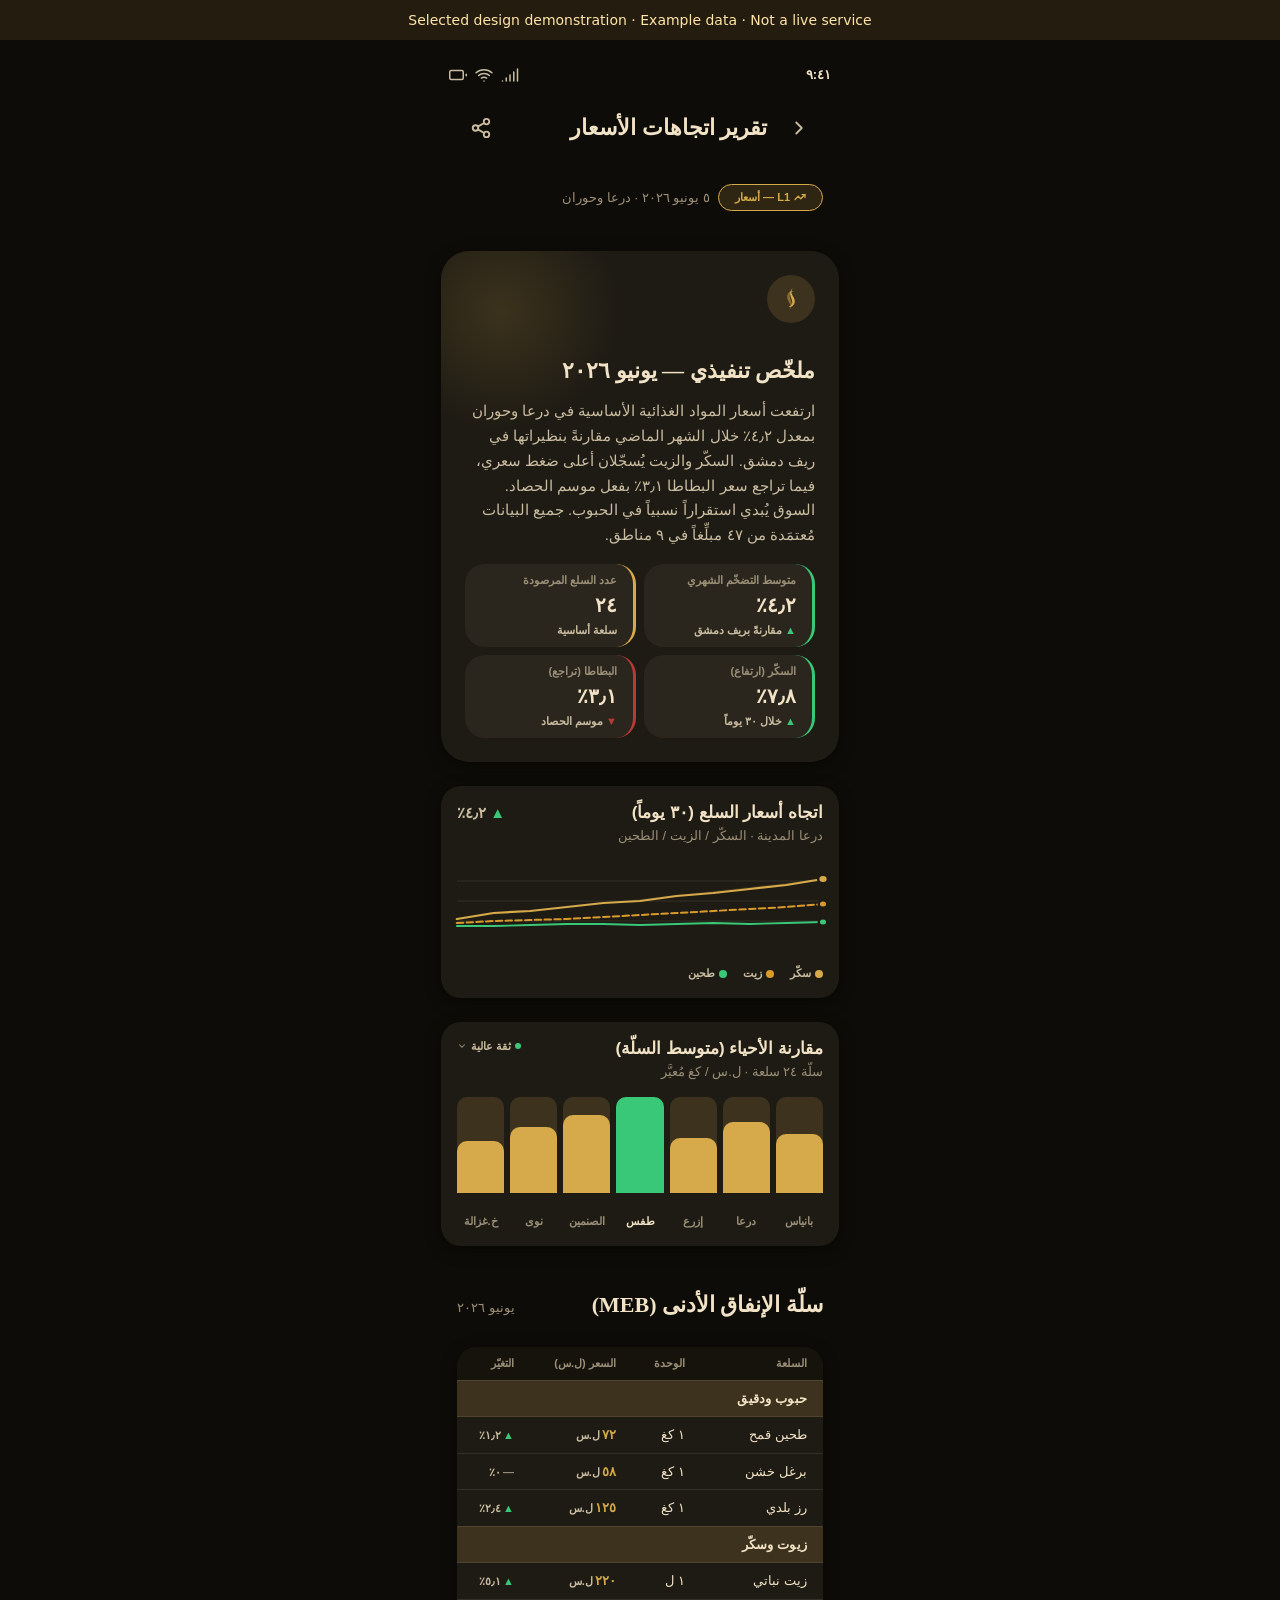
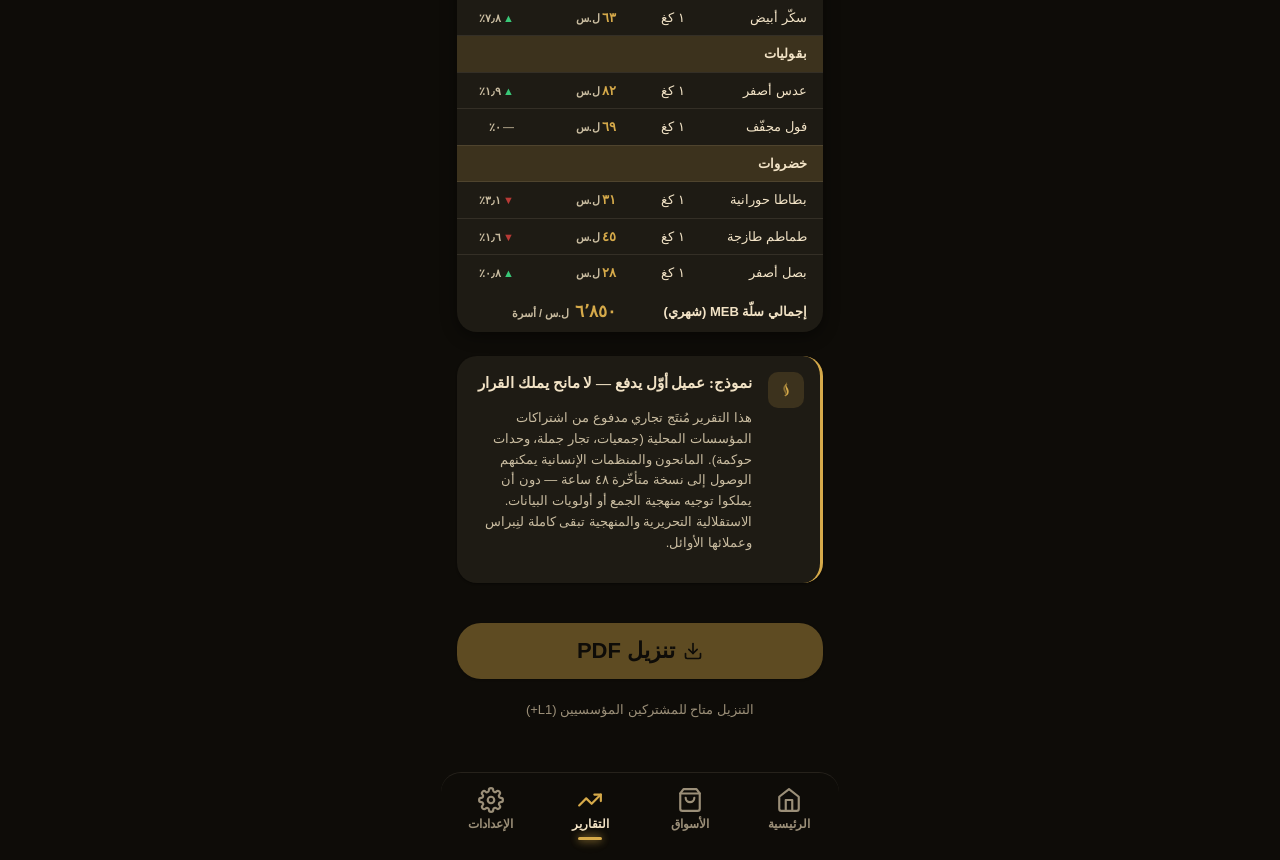
<file: design/screens/b2b_report.html>
<!DOCTYPE html>

<html lang="ar" dir="rtl" data-theme="dark" class="tier-rich">
<head>
<meta charset="UTF-8">
<link rel="icon" href="data:,">
<meta name="viewport" content="width=device-width, initial-scale=1.0">
<title>تقرير الاتجاهات L1 — نِبراس</title>
<script>(function(){try{var p=new URLSearchParams(location.search),d=document.documentElement;var t=p.get('tier'),th=p.get('theme'),l=p.get('lang');if(t){d.className='tier-'+t;}if(th){d.setAttribute('data-theme',th);}if(l){d.setAttribute('lang',l);d.setAttribute('dir',l==='en'?'ltr':'rtl');}}catch(e){}})();</script>

<link rel="stylesheet" href="../lib/fonts.css">
<link rel="stylesheet" href="../material_tokens.css">
<link rel="stylesheet" href="../material_components.css">
<link rel="stylesheet" href="../material_screens.css">
<link rel="stylesheet" href="../material_motion.css">
<script src="../lib/switcher.js" defer></script>
<style>
  /* تخطيط ثانوي محليّ — var() فقط، صفر hex خام */

  /* إعادة ضبط h2 داخل مكوّنات التخطيط المحلّية */
  h2.rpt-chart-title { margin: 0; }

  /* ── رأس التقرير (شارة L1 + تاريخ) ── */
  .rpt-meta {
    display: flex;
    align-items: center;
    gap: var(--space-sm);
    flex-wrap: wrap;
    margin-block-end: var(--space-md);
  }
  .rpt-badge-l1 {
    display: inline-flex;
    align-items: center;
    gap: var(--space-xs);
    padding: 4px var(--space-md);
    border-radius: var(--radius-pill);
    background: var(--accent-brand-tint);
    color: var(--accent-brand);
    font-family: var(--font-ar-body);
    font-size: var(--type-label-size);
    font-weight: 700;
    border: 1px solid var(--accent-brand);
    white-space: nowrap;
  }
  .rpt-date {
    font-family: var(--font-ar-body);
    font-size: var(--type-caption-size);
    color: var(--ink-tertiary);
    font-variant-numeric: tabular-nums;
  }

  /* ── بطاقة الملخّص التنفيذي ── */
  .exec-summary {
    background: var(--bg-card);
    border-radius: var(--radius-card);
    box-shadow: var(--elev-2);
    padding: var(--space-lg);
    position: relative;
    overflow: hidden;
  }
  .exec-summary::after {
    content: '';
    position: absolute;
    inset-block-start: -60px;
    inset-inline-end: -60px;
    width: 240px;
    height: 240px;
    background: radial-gradient(circle at center, var(--accent-brand-tint) 0%, transparent 70%);
    pointer-events: none;
    z-index: 0;
  }
  .exec-summary > * { position: relative; z-index: 1; }
  .exec-summary__icon {
    width: 48px; height: 48px;
    display: inline-flex; align-items: center; justify-content: center;
    border-radius: var(--radius-lg);
    background: var(--accent-brand-tint);
    color: var(--accent-brand);
    margin-block-end: var(--space-md);
  }
  .exec-summary__icon svg { width: 28px; height: 28px; }
  .exec-summary__title {
    font-family: var(--font-ar-brand);
    font-size: var(--type-title-large-size);
    font-weight: 700;
    color: var(--ink-primary);
    margin-block-end: var(--space-sm);
    line-height: 1.25;
  }
  .exec-summary__body {
    font-family: var(--font-ar-body);
    font-size: var(--type-body-size);
    color: var(--ink-secondary);
    line-height: 1.65;
    margin-block-end: var(--space-md);
  }
  .exec-summary__kpis {
    display: grid;
    grid-template-columns: 1fr 1fr;
    gap: var(--space-sm);
  }
  .exec-kpi {
    display: flex;
    flex-direction: column;
    gap: 2px;
    padding: var(--space-sm) var(--space-md);
    background: var(--bg-elevated);
    border-radius: var(--radius-md);
    border-inline-start: 3px solid var(--accent-brand);
  }
  .exec-kpi--up { border-inline-start-color: var(--status-trust); }
  .exec-kpi--down { border-inline-start-color: var(--status-danger); }
  .exec-kpi__label {
    font-family: var(--font-ar-body);
    font-size: var(--type-label-size);
    font-weight: 600;
    color: var(--ink-tertiary);
  }
  .exec-kpi__value {
    font-family: var(--font-ar-display);
    font-weight: 900;
    font-size: 20px;
    color: var(--ink-primary);
    font-variant-numeric: tabular-nums;
  }
  .exec-kpi__delta {
    font-family: var(--font-ar-body);
    font-size: var(--type-label-size);
    font-weight: 700;
    font-variant-numeric: tabular-nums;
    color: var(--ink-secondary);
  }
  .exec-kpi__delta .trend__sign { color: var(--status-trust); }
  .exec-kpi--down .exec-kpi__delta .trend__sign { color: var(--status-danger); }

  /* ── رأس بطاقة المخطّط ── */
  .rpt-chart-head {
    display: flex;
    align-items: flex-start;
    justify-content: space-between;
    gap: var(--space-sm);
    flex-wrap: wrap;
  }
  .rpt-chart-title {
    font-family: var(--font-ar-body);
    font-size: var(--type-title-medium-size);
    font-weight: var(--type-title-medium-weight);
    color: var(--ink-primary);
    line-height: var(--lh-title-medium);
  }
  .rpt-chart-sub {
    font-family: var(--font-ar-body);
    font-size: var(--type-caption-size);
    color: var(--ink-tertiary);
    margin-block-start: 2px;
    font-variant-numeric: tabular-nums;
  }

  /* ── sparkline بمقياس محاور ── */
  .rpt-spark-wrap {
    position: relative;
    width: 100%;
    height: 80px;
  }
  .rpt-spark-wrap svg {
    position: absolute;
    inset: 0;
    width: 100%;
    height: 100%;
    display: block;
    overflow: visible;
  }

  /* ── أسطورة الألوان ── */
  .rpt-legend {
    display: flex;
    gap: var(--space-md);
    align-items: center;
    flex-wrap: wrap;
    margin-block-start: var(--space-sm);
  }
  .rpt-legend-item {
    display: inline-flex;
    align-items: center;
    gap: var(--space-xs);
    font-family: var(--font-ar-body);
    font-size: var(--type-label-size);
    font-weight: 600;
    color: var(--ink-secondary);
  }
  .rpt-legend-dot {
    width: 8px;
    height: 8px;
    border-radius: var(--radius-pill);
    flex-shrink: 0;
  }
  .rpt-legend-dot--brand  { background: var(--accent-brand); }
  .rpt-legend-dot--trust  { background: var(--status-trust); }
  .rpt-legend-dot--warn   { background: var(--status-warn); }
  .rpt-legend-dot--danger { background: var(--status-danger); }

  /* ── مخطّط minibar + تسميات أحياء ── */
  .rpt-bar-labels {
    display: flex;
    gap: 6px;
    margin-block-start: var(--space-xs);
  }
  .rpt-bar-labels span {
    flex: 1;
    min-width: 0;
    text-align: center;
    font-family: var(--font-ar-body);
    font-size: var(--type-label-size);
    font-weight: 600;
    color: var(--ink-tertiary);
    overflow: hidden;
    text-overflow: ellipsis;
    white-space: nowrap;
  }
  .rpt-bar-labels span.is-peak { color: var(--ink-primary); }

  /* ── جدول MEB ── */
  .meb-table {
    width: 100%;
    border-collapse: collapse;
    background: var(--bg-card);
    border-radius: var(--radius-md);
    overflow: hidden;
    box-shadow: var(--elev-2);
  }
  .meb-table th,
  .meb-table td {
    padding: var(--space-sm) var(--space-md);
    text-align: start;
    font-family: var(--font-ar-body);
    font-size: var(--type-caption-size);
    border-block-end: 1px solid var(--line-hairline);
    vertical-align: middle;
  }
  .meb-table th {
    color: var(--ink-tertiary);
    font-weight: 600;
    background: var(--bg-surface);
    font-size: var(--type-label-size);
  }
  .meb-table td { color: var(--ink-primary); }
  .meb-table tr:last-child td { border-block-end: 0; }
  .meb-table__price {
    font-family: var(--font-ar-display);
    font-weight: 900;
    color: var(--accent-brand);
    font-variant-numeric: tabular-nums;
  }
  .meb-table__unit {
    font-family: var(--font-ar-body);
    font-size: var(--type-label-size);
    font-weight: 600;
    color: var(--ink-secondary);
    margin-inline-start: 2px;
  }
  .meb-table__trend {
    font-family: var(--font-ar-body);
    font-size: var(--type-label-size);
    font-weight: 700;
    font-variant-numeric: tabular-nums;
    color: var(--ink-secondary);
    display: inline-flex;
    align-items: center;
    gap: 2px;
  }
  .meb-table__trend .trend__sign { color: var(--status-trust); }
  .meb-table__trend--down .trend__sign { color: var(--status-danger); }
  .meb-table__trend--flat .trend__sign { color: var(--ink-tertiary); }
  .meb-row-head {
    font-family: var(--font-ar-body);
    font-weight: 700;
    font-size: var(--type-caption-size);
    color: var(--accent-brand);
    background: var(--accent-brand-tint);
    padding-block: var(--space-xs);
    padding-inline: var(--space-md);
    border-block-end: 1px solid var(--line-hairline);
    letter-spacing: .2px;
  }

  /* ── بطاقة ملاحظة «عميل أوّل» ── */
  .client-first-note {
    background: var(--bg-card);
    border-radius: var(--radius-md);
    box-shadow: var(--elev-1);
    padding: var(--space-md);
    display: flex;
    gap: var(--space-md);
    align-items: flex-start;
    border-inline-start: 3px solid var(--accent-brand);
  }
  .client-first-note__icon {
    width: 36px; height: 36px;
    flex-shrink: 0;
    display: inline-flex; align-items: center; justify-content: center;
    border-radius: var(--radius-sm);
    background: var(--accent-brand-tint);
    color: var(--accent-brand);
  }
  .client-first-note__icon svg { width: 20px; height: 20px; }
  .client-first-note__body {
    flex: 1;
    min-width: 0;
  }
  .client-first-note__title {
    font-family: var(--font-ar-brand);
    font-size: var(--type-body-size);
    font-weight: 700;
    color: var(--ink-primary);
    margin-block-end: var(--space-xs);
  }
  .client-first-note__text {
    font-family: var(--font-ar-body);
    font-size: var(--type-caption-size);
    color: var(--ink-secondary);
    line-height: 1.6;
  }

  /* ── قسم إجراءات التنزيل ── */
  .rpt-actions {
    display: flex;
    flex-direction: column;
    gap: var(--space-sm);
    padding-block: var(--space-md);
  }
  .rpt-dl-hint {
    font-family: var(--font-ar-body);
    font-size: var(--type-caption-size);
    color: var(--ink-tertiary);
    text-align: center;
  }
</style>
</head>
<body><aside style="padding:12px;background:#241c0f;color:#ffe5a7;text-align:center;font:14px system-ui">Selected design demonstration · Example data · Not a live service</aside>
<div class="app-frame app-frame--tall mo-page">

  
  <div class="status-bar">
    <span class="status-bar__time bidi-num">٩:٤١</span>
    <span class="status-bar__icons" aria-hidden="true">
      
      <svg viewBox="0 0 24 24" fill="none" stroke="currentColor" stroke-width="2" stroke-linecap="round" stroke-linejoin="round" aria-hidden="true"><path d="M2 20h.01M7 20v-4M12 20v-8M17 20V8M22 4v16"/></svg>
      
      <svg viewBox="0 0 24 24" fill="none" stroke="currentColor" stroke-width="2" stroke-linecap="round" stroke-linejoin="round" aria-hidden="true"><path d="M5 12.55a11 11 0 0 1 14 0M1.42 9a16 16 0 0 1 21.16 0M8.53 16.11a6 6 0 0 1 6.95 0M12 20h.01"/></svg>
      
      <svg viewBox="0 0 24 24" fill="none" stroke="currentColor" stroke-width="2" stroke-linecap="round" stroke-linejoin="round" aria-hidden="true"><rect x="1" y="6" width="18" height="12" rx="2"/><path d="M23 13v-2"/></svg>
    </span>
  </div>

  
  <div class="app-frame__top">
    <div class="app-topbar" role="banner">
      <h1 class="visually-hidden">تقرير اتجاهات الأسعار — نِبراس</h1>
      <button class="icon-btn icon-flip" aria-label="رجوع" data-ar-label="رجوع" data-en-label="Back">
        <svg viewBox="0 0 24 24" fill="none" stroke="currentColor" stroke-width="2" stroke-linecap="round" stroke-linejoin="round" aria-hidden="true"><path d="M9 18l6-6-6-6"/></svg>
      </button>
      <span class="app-topbar__title" data-ar="تقرير اتجاهات الأسعار" data-en="Price Trend Report">تقرير اتجاهات الأسعار</span>
      <span class="app-topbar__spacer"></span>
      <button class="icon-btn" aria-label="مشاركة التقرير" data-ar-label="مشاركة التقرير" data-en-label="Share report">
        <svg viewBox="0 0 24 24" fill="none" stroke="currentColor" stroke-width="2" stroke-linecap="round" stroke-linejoin="round" aria-hidden="true"><circle cx="18" cy="5" r="3"/><circle cx="6" cy="12" r="3"/><circle cx="18" cy="19" r="3"/><path d="M8.59 13.51l6.83 3.98M15.41 6.51l-6.82 3.98"/></svg>
      </button>
    </div>
  </div>

  
  <div class="insights-board mo-stagger">

    
    <div class="rpt-meta screen-pad" style="padding-block-start:var(--space-sm)">
      <span class="rpt-badge-l1" aria-label="مستوى التقرير L1" data-ar-label="مستوى التقرير L1" data-en-label="Report level L1">
        <svg width="12" height="12" viewBox="0 0 24 24" fill="none" stroke="currentColor" stroke-width="2.5" stroke-linecap="round" stroke-linejoin="round" aria-hidden="true"><polyline points="22 7 13.5 15.5 8.5 10.5 2 17"/><polyline points="16 7 22 7 22 13"/></svg>
        <span data-ar="L1 — أسعار" data-en="L1 — Prices">L1 — أسعار</span>
      </span>
      <span class="rpt-date bidi-num" data-ar="٥ يونيو ٢٠٢٦ · درعا وحوران" data-en="5 Jun 2026 · Daraa & Hauran">٥ يونيو ٢٠٢٦ · درعا وحوران</span>
    </div>

    
    <section class="exec-summary screen-pad" aria-label="الملخّص التنفيذي" data-ar-label="الملخّص التنفيذي" data-en-label="Executive Summary">
      
      <div class="exec-summary__icon" aria-hidden="true">
        <svg viewBox="0 0 24 24" fill="currentColor" aria-hidden="true"><path d="M13.5 2.5 C10 7.5,15.5 9.5,15.25 14 C15.1 17.5,12.25 19.75,9.75 18.5 C12 18.1,13.5 16.5,13 13.75 C12.1 9.5,9.25 7,13.5 2.5 Z"/><path d="M10.5 21.5 C14 16.5,8.5 14.5,8.75 10 C8.9 6.5,11.75 4.25,14.25 5.5 C12 5.9,10.5 7.5,11 10.25 C11.9 14.5,14.75 17,10.5 21.5 Z" opacity=".5"/></svg>
      </div>
      <h2 class="exec-summary__title" data-ar="ملخّص تنفيذي — يونيو ٢٠٢٦" data-en="Executive Summary — June 2026">ملخّص تنفيذي — يونيو ٢٠٢٦</h2>
      <p class="exec-summary__body" data-ar="ارتفعت أسعار المواد الغذائية الأساسية في درعا وحوران بمعدل ٤٫٢٪ خلال الشهر الماضي مقارنةً بنظيراتها في ريف دمشق. السكّر والزيت يُسجّلان أعلى ضغط سعري، فيما تراجع سعر البطاطا ٣٫١٪ بفعل موسم الحصاد. السوق يُبدي استقراراً نسبياً في الحبوب. جميع البيانات مُعتمَدة من ٤٧ مبلِّغاً في ٩ مناطق." data-en="Staple food prices in Daraa and Hauran rose by 4.2% over the past month compared to rural Damascus benchmarks. Sugar and oil show the highest price pressure, while potato prices dropped 3.1% due to harvest season. Grain markets show relative stability. All data verified from 47 reporters across 9 districts.">
        ارتفعت أسعار المواد الغذائية الأساسية في درعا وحوران بمعدل ٤٫٢٪ خلال الشهر الماضي مقارنةً بنظيراتها في ريف دمشق. السكّر والزيت يُسجّلان أعلى ضغط سعري، فيما تراجع سعر البطاطا ٣٫١٪ بفعل موسم الحصاد. السوق يُبدي استقراراً نسبياً في الحبوب. جميع البيانات مُعتمَدة من ٤٧ مبلِّغاً في ٩ مناطق.
      </p>
      
      <div class="exec-summary__kpis">
        <div class="exec-kpi exec-kpi--up">
          <span class="exec-kpi__label" data-ar="متوسط التضخّم الشهري" data-en="Monthly avg. inflation">متوسط التضخّم الشهري</span>
          <span class="exec-kpi__value bidi-num" data-demo="1">٤٫٢٪</span>
          <span class="exec-kpi__delta bidi-num"><span class="trend__sign">▲</span> مقارنةً بريف دمشق</span>
        </div>
        <div class="exec-kpi">
          <span class="exec-kpi__label" data-ar="عدد السلع المرصودة" data-en="Monitored commodities">عدد السلع المرصودة</span>
          <span class="exec-kpi__value bidi-num">٢٤</span>
          <span class="exec-kpi__delta bidi-num">سلعة أساسية</span>
        </div>
        <div class="exec-kpi exec-kpi--up">
          <span class="exec-kpi__label" data-ar="السكّر (ارتفاع)" data-en="Sugar (rising)">السكّر (ارتفاع)</span>
          <span class="exec-kpi__value bidi-num">٧٫٨٪</span>
          <span class="exec-kpi__delta bidi-num"><span class="trend__sign">▲</span> خلال ٣٠ يوماً</span>
        </div>
        <div class="exec-kpi exec-kpi--down">
          <span class="exec-kpi__label" data-ar="البطاطا (تراجع)" data-en="Potato (falling)">البطاطا (تراجع)</span>
          <span class="exec-kpi__value bidi-num">٣٫١٪</span>
          <span class="exec-kpi__delta bidi-num exec-kpi--down"><span class="trend__sign" style="color:var(--status-danger)">▼</span> موسم الحصاد</span>
        </div>
      </div>
    </section>

    
    <section class="chart-card mo-fade-up" aria-label="اتجاه أسعار السلع الرئيسية خلال ٣٠ يوماً" data-ar-label="اتجاه أسعار السلع الرئيسية خلال ٣٠ يوماً" data-en-label="Key commodity price trends over 30 days">
      <div class="rpt-chart-head">
        <div>
          <h2 class="rpt-chart-title" data-ar="اتجاه أسعار السلع (٣٠ يوماً)" data-en="Commodity price trend (30 days)">اتجاه أسعار السلع (٣٠ يوماً)</h2>
          <div class="rpt-chart-sub" data-ar="درعا المدينة · السكّر / الزيت / الطحين" data-en="Daraa city · Sugar / Oil / Flour">درعا المدينة · السكّر / الزيت / الطحين</div>
        </div>
        <span class="trend-up bidi-num" aria-label="ارتفاع ٤٫٢٪" data-ar-label="ارتفاع ٤٫٢٪" data-en-label="Up 4.2%">
          <span class="trend__sign" aria-hidden="true">▲</span> ٤٫٢٪
        </span>
      </div>

      
      <div class="rpt-spark-wrap" role="img" aria-label="مخطّط خطّي لأسعار السكّر والزيت والطحين خلال ٣٠ يوماً" data-ar-label="مخطّط خطّي لأسعار السكّر والزيت والطحين خلال ٣٠ يوماً" data-en-label="Line chart of sugar, oil, and flour prices over 30 days">
        <svg viewBox="0 0 300 80" preserveAspectRatio="none" aria-hidden="true">
          
          <line x1="0" y1="20" x2="300" y2="20" stroke="var(--line-hairline)" stroke-width="1"/>
          <line x1="0" y1="40" x2="300" y2="40" stroke="var(--line-hairline)" stroke-width="1"/>
          <line x1="0" y1="60" x2="300" y2="60" stroke="var(--line-hairline)" stroke-width="1"/>

          
          <defs>
            <linearGradient id="grad-sugar" x1="0" y1="0" x2="0" y2="1">
              <stop offset="0%" stop-color="var(--accent-brand)" stop-opacity="0.18"/>
              <stop offset="100%" stop-color="var(--accent-brand)" stop-opacity="0"/>
            </linearGradient>
            <linearGradient id="grad-oil" x1="0" y1="0" x2="0" y2="1">
              <stop offset="0%" stop-color="var(--status-warn)" stop-opacity="0.12"/>
              <stop offset="100%" stop-color="var(--status-warn)" stop-opacity="0"/>
            </linearGradient>
          </defs>
          <polyline
            fill="url(#grad-sugar)"
            stroke="none"
            points="0,58 30,52 60,50 90,46 120,42 150,40 180,35 210,32 240,28 270,24 300,18"/>
          
          <polyline
            fill="none"
            stroke="var(--accent-brand)"
            stroke-width="2.2"
            stroke-linecap="round"
            stroke-linejoin="round"
            points="0,58 30,52 60,50 90,46 120,42 150,40 180,35 210,32 240,28 270,24 300,18"/>
          
          <polyline
            fill="none"
            stroke="var(--status-warn)"
            stroke-width="2"
            stroke-linecap="round"
            stroke-linejoin="round"
            stroke-dasharray="5 3"
            points="0,62 30,60 60,59 90,58 120,56 150,54 180,52 210,50 240,48 270,46 300,43"/>
          
          <polyline
            fill="none"
            stroke="var(--status-trust)"
            stroke-width="1.8"
            stroke-linecap="round"
            stroke-linejoin="round"
            points="0,65 30,65 60,64 90,63 120,63 150,64 180,63 210,62 240,63 270,62 300,61"/>
          
          <circle cx="300" cy="18" r="4" fill="var(--accent-brand)" stroke="var(--bg-card)" stroke-width="2"/>
          
          <circle cx="300" cy="43" r="3.5" fill="var(--status-warn)" stroke="var(--bg-card)" stroke-width="2"/>
          
          <circle cx="300" cy="61" r="3.5" fill="var(--status-trust)" stroke="var(--bg-card)" stroke-width="2"/>
        </svg>
      </div>

      
      <div class="rpt-legend" aria-hidden="true">
        <span class="rpt-legend-item">
          <span class="rpt-legend-dot rpt-legend-dot--brand"></span>
          <span data-ar="سكّر" data-en="Sugar">سكّر</span>
        </span>
        <span class="rpt-legend-item">
          <span class="rpt-legend-dot rpt-legend-dot--warn"></span>
          <span data-ar="زيت" data-en="Oil">زيت</span>
        </span>
        <span class="rpt-legend-item">
          <span class="rpt-legend-dot rpt-legend-dot--trust"></span>
          <span data-ar="طحين" data-en="Flour">طحين</span>
        </span>
      </div>
    </section>

    
    <section class="chart-card mo-fade-up" aria-label="مقارنة أسعار الأحياء في درعا وحوران" data-ar-label="مقارنة أسعار الأحياء في درعا وحوران" data-en-label="District price comparison in Daraa and Hauran">
      <div class="rpt-chart-head">
        <div>
          <h2 class="rpt-chart-title" data-ar="مقارنة الأحياء (متوسط السلّة)" data-en="District comparison (basket avg.)">مقارنة الأحياء (متوسط السلّة)</h2>
          <div class="rpt-chart-sub" data-ar="سلّة ٢٤ سلعة · ل.س / كغ مُعيَّر" data-en="Basket of 24 goods · SYP / std-kg">سلّة ٢٤ سلعة · ل.س / كغ مُعيَّر</div>
        </div>
        <span class="confidence-mini" aria-label="ثقة عالية" data-ar-label="ثقة عالية" data-en-label="High confidence" tabindex="0">
          <span class="confidence-mini__dot" aria-hidden="true"></span>
          <span data-ar="ثقة عالية" data-en="High confidence">ثقة عالية</span>
          <svg class="confidence-mini__chevron" viewBox="0 0 24 24" fill="none" stroke="currentColor" stroke-width="2.5" stroke-linecap="round" aria-hidden="true"><path d="M6 9l6 6 6-6"/></svg>
        </span>
      </div>

      
      <div class="minibar" role="img" aria-label="مقارنة أسعار ٧ مناطق في درعا وحوران، طفس الأعلى" data-ar-label="مقارنة أسعار ٧ مناطق في درعا وحوران، طفس الأعلى" data-en-label="Price comparison for 7 districts in Daraa and Hauran, Tafas highest">
        
        <div class="minibar__col"><i class="mo-bar" style="height:62%"></i></div>
        
        <div class="minibar__col"><i class="mo-bar" style="height:74%"></i></div>
        
        <div class="minibar__col"><i class="mo-bar" style="height:58%"></i></div>
        
        <div class="minibar__col minibar__col--peak"><i class="mo-bar" style="height:100%"></i></div>
        
        <div class="minibar__col"><i class="mo-bar" style="height:82%"></i></div>
        
        <div class="minibar__col"><i class="mo-bar" style="height:69%"></i></div>
        
        <div class="minibar__col"><i class="mo-bar" style="height:55%"></i></div>
      </div>
      <div class="rpt-bar-labels" aria-hidden="true">
        <span data-ar="بانياس" data-en="Banyas">بانياس</span>
        <span data-ar="درعا" data-en="Daraa">درعا</span>
        <span data-ar="إزرع" data-en="Izra'">إزرع</span>
        <span class="is-peak" data-ar="طفس" data-en="Tafas">طفس</span>
        <span data-ar="الصنمين" data-en="As-Sanamayn">الصنمين</span>
        <span data-ar="نوى" data-en="Nawa">نوى</span>
        <span data-ar="خ.غزالة" data-en="Kh.Ghaz.">خ.غزالة</span>
      </div>
    </section>

    
    <section class="screen-pad mo-fade-up" aria-label="جدول سلّة الإنفاق الأدنى MEB" data-ar-label="جدول سلّة الإنفاق الأدنى MEB" data-en-label="Minimum Expenditure Basket MEB table">
      <div class="section-head" style="margin-block-end:var(--space-sm)">
        <h2 class="section-head__title" data-ar="سلّة الإنفاق الأدنى (MEB)" data-en="Minimum Expenditure Basket (MEB)">سلّة الإنفاق الأدنى (MEB)</h2>
        <span class="rpt-date bidi-num" data-ar="يونيو ٢٠٢٦" data-en="Jun 2026">يونيو ٢٠٢٦</span>
      </div>

      <div class="x-scroll">
      <table class="meb-table" aria-label="جدول أسعار سلّة الإنفاق الأدنى لمحافظة درعا" data-ar-label="جدول أسعار سلّة الإنفاق الأدنى لمحافظة درعا" data-en-label="Minimum Expenditure Basket price table for Daraa Governorate">
        <thead>
          <tr>
            <th scope="col" data-ar="السلعة" data-en="Commodity">السلعة</th>
            <th scope="col" data-ar="الوحدة" data-en="Unit">الوحدة</th>
            <th scope="col" data-ar="السعر (ل.س)" data-en="Price (SYP)">السعر (ل.س)</th>
            <th scope="col" data-ar="التغيّر" data-en="Change">التغيّر</th>
          </tr>
        </thead>
        <tbody>
          
          <tr><td class="meb-row-head" colspan="4" data-ar="حبوب ودقيق" data-en="Grains & Flour">حبوب ودقيق</td></tr>
          <tr>
            <td data-ar="طحين قمح" data-en="Wheat flour">طحين قمح</td>
            <td class="bidi-num" data-ar="١ كغ" data-en="1 kg">١ كغ</td>
            <td><span class="meb-table__price bidi-num">٧٢</span><span class="meb-table__unit" data-ar="ل.س" data-en="SYP">ل.س</span></td>
            <td><span class="meb-table__trend bidi-num"><span class="trend__sign">▲</span> ١٫٢٪</span></td>
          </tr>
          <tr>
            <td data-ar="برغل خشن" data-en="Coarse bulgur">برغل خشن</td>
            <td class="bidi-num" data-ar="١ كغ" data-en="1 kg">١ كغ</td>
            <td><span class="meb-table__price bidi-num">٥٨</span><span class="meb-table__unit" data-ar="ل.س" data-en="SYP">ل.س</span></td>
            <td><span class="meb-table__trend meb-table__trend--flat bidi-num"><span class="trend__sign">—</span> ٠٪</span></td>
          </tr>
          <tr>
            <td data-ar="رز بلدي" data-en="Local rice">رز بلدي</td>
            <td class="bidi-num" data-ar="١ كغ" data-en="1 kg">١ كغ</td>
            <td><span class="meb-table__price bidi-num">١٢٥</span><span class="meb-table__unit" data-ar="ل.س" data-en="SYP">ل.س</span></td>
            <td><span class="meb-table__trend bidi-num"><span class="trend__sign">▲</span> ٢٫٤٪</span></td>
          </tr>

          
          <tr><td class="meb-row-head" colspan="4" data-ar="زيوت وسكّر" data-en="Oils & Sugar">زيوت وسكّر</td></tr>
          <tr>
            <td data-ar="زيت نباتي" data-en="Vegetable oil">زيت نباتي</td>
            <td class="bidi-num" data-ar="١ ل" data-en="1 L">١ ل</td>
            <td><span class="meb-table__price bidi-num">٢٢٠</span><span class="meb-table__unit" data-ar="ل.س" data-en="SYP">ل.س</span></td>
            <td><span class="meb-table__trend bidi-num"><span class="trend__sign">▲</span> ٥٫١٪</span></td>
          </tr>
          <tr>
            <td data-ar="سكّر أبيض" data-en="White sugar">سكّر أبيض</td>
            <td class="bidi-num" data-ar="١ كغ" data-en="1 kg">١ كغ</td>
            <td><span class="meb-table__price bidi-num">٦٣</span><span class="meb-table__unit" data-ar="ل.س" data-en="SYP">ل.س</span></td>
            <td><span class="meb-table__trend bidi-num"><span class="trend__sign">▲</span> ٧٫٨٪</span></td>
          </tr>

          
          <tr><td class="meb-row-head" colspan="4" data-ar="بقوليات" data-en="Legumes">بقوليات</td></tr>
          <tr>
            <td data-ar="عدس أصفر" data-en="Yellow lentils">عدس أصفر</td>
            <td class="bidi-num" data-ar="١ كغ" data-en="1 kg">١ كغ</td>
            <td><span class="meb-table__price bidi-num">٨٢</span><span class="meb-table__unit" data-ar="ل.س" data-en="SYP">ل.س</span></td>
            <td><span class="meb-table__trend bidi-num"><span class="trend__sign">▲</span> ١٫٩٪</span></td>
          </tr>
          <tr>
            <td data-ar="فول مجفّف" data-en="Dried fava">فول مجفّف</td>
            <td class="bidi-num" data-ar="١ كغ" data-en="1 kg">١ كغ</td>
            <td><span class="meb-table__price bidi-num">٦٩</span><span class="meb-table__unit" data-ar="ل.س" data-en="SYP">ل.س</span></td>
            <td><span class="meb-table__trend meb-table__trend--flat bidi-num"><span class="trend__sign">—</span> ٠٪</span></td>
          </tr>

          
          <tr><td class="meb-row-head" colspan="4" data-ar="خضروات" data-en="Vegetables">خضروات</td></tr>
          <tr>
            <td data-ar="بطاطا حورانية" data-en="Haurani potato">بطاطا حورانية</td>
            <td class="bidi-num" data-ar="١ كغ" data-en="1 kg">١ كغ</td>
            <td><span class="meb-table__price bidi-num">٣١</span><span class="meb-table__unit" data-ar="ل.س" data-en="SYP">ل.س</span></td>
            <td><span class="meb-table__trend meb-table__trend--down bidi-num"><span class="trend__sign" style="color:var(--status-danger)">▼</span> ٣٫١٪</span></td>
          </tr>
          <tr>
            <td data-ar="طماطم طازجة" data-en="Fresh tomatoes">طماطم طازجة</td>
            <td class="bidi-num" data-ar="١ كغ" data-en="1 kg">١ كغ</td>
            <td><span class="meb-table__price bidi-num">٤٥</span><span class="meb-table__unit" data-ar="ل.س" data-en="SYP">ل.س</span></td>
            <td><span class="meb-table__trend meb-table__trend--down bidi-num"><span class="trend__sign" style="color:var(--status-danger)">▼</span> ١٫٦٪</span></td>
          </tr>
          <tr>
            <td data-ar="بصل أصفر" data-en="Yellow onion">بصل أصفر</td>
            <td class="bidi-num" data-ar="١ كغ" data-en="1 kg">١ كغ</td>
            <td><span class="meb-table__price bidi-num">٢٨</span><span class="meb-table__unit" data-ar="ل.س" data-en="SYP">ل.س</span></td>
            <td><span class="meb-table__trend bidi-num"><span class="trend__sign">▲</span> ٠٫٨٪</span></td>
          </tr>
        </tbody>
        <tfoot>
          <tr>
            <td colspan="2" style="font-weight:700;color:var(--ink-primary);font-family:var(--font-ar-body)" data-ar="إجمالي سلّة MEB (شهري)" data-en="MEB basket total (monthly)">إجمالي سلّة MEB (شهري)</td>
            <td colspan="2">
              <span class="meb-table__price bidi-num" style="font-size:17px" data-demo="1">٦٬٨٥٠</span>
              <span class="meb-table__unit" data-ar="ل.س / أسرة" data-en="SYP / family">ل.س / أسرة</span>
            </td>
          </tr>
        </tfoot>
      </table>
      </div>
    </section>

    
    <section class="screen-pad mo-fade-up" aria-label="ملاحظة منهجية: نموذج العميل الأوّل" data-ar-label="ملاحظة منهجية: نموذج العميل الأوّل" data-en-label="Methodological note: paying-client-first model">
      <div class="client-first-note">
        <div class="client-first-note__icon" aria-hidden="true">
          
          <svg viewBox="0 0 24 24" fill="currentColor" aria-hidden="true"><path d="M13.5 2.5 C10 7.5,15.5 9.5,15.25 14 C15.1 17.5,12.25 19.75,9.75 18.5 C12 18.1,13.5 16.5,13 13.75 C12.1 9.5,9.25 7,13.5 2.5 Z"/><path d="M10.5 21.5 C14 16.5,8.5 14.5,8.75 10 C8.9 6.5,11.75 4.25,14.25 5.5 C12 5.9,10.5 7.5,11 10.25 C11.9 14.5,14.75 17,10.5 21.5 Z" opacity=".5"/></svg>
        </div>
        <div class="client-first-note__body">
          <div class="client-first-note__title" data-ar="نموذج: عميل أوّل يدفع — لا مانح يملك القرار" data-en="Model: Paying client first — no donor ownership">نموذج: عميل أوّل يدفع — لا مانح يملك القرار</div>
          <p class="client-first-note__text" data-ar="هذا التقرير مُنتَج تجاري مدفوع من اشتراكات المؤسسات المحلية (جمعيات، تجار جملة، وحدات حوكمة). المانحون والمنظمات الإنسانية يمكنهم الوصول إلى نسخة متأخّرة ٤٨ ساعة — دون أن يملكوا توجيه منهجية الجمع أو أولويات البيانات. الاستقلالية التحريرية والمنهجية تبقى كاملة لنِبراس وعملائها الأوائل." data-en="This report is a commercial product paid for by local institutional subscribers (associations, wholesalers, governance units). Donors and humanitarian organisations may access a 48-hour delayed version — without ownership over collection methodology or data priorities. Editorial and methodological independence remains fully with Nibras and its paying clients.">
            هذا التقرير مُنتَج تجاري مدفوع من اشتراكات المؤسسات المحلية (جمعيات، تجار جملة، وحدات حوكمة). المانحون والمنظمات الإنسانية يمكنهم الوصول إلى نسخة متأخّرة ٤٨ ساعة — دون أن يملكوا توجيه منهجية الجمع أو أولويات البيانات. الاستقلالية التحريرية والمنهجية تبقى كاملة لنِبراس وعملائها الأوائل.
          </p>
        </div>
      </div>
    </section>

    
    <div class="screen-pad rpt-actions">
      <button
        class="btn btn--primary btn--block btn--lg is-disabled"
        disabled
        aria-label="تنزيل التقرير بصيغة PDF (غير متاح بعد)"
        aria-disabled="true"
        data-ar-label="تنزيل التقرير PDF"
        data-en-label="Download PDF Report"
      >
        <svg class="btn__icon" viewBox="0 0 24 24" fill="none" stroke="currentColor" stroke-width="2" stroke-linecap="round" stroke-linejoin="round" aria-hidden="true"><path d="M21 15v4a2 2 0 0 1-2 2H5a2 2 0 0 1-2-2v-4"/><polyline points="7 10 12 15 17 10"/><line x1="12" y1="15" x2="12" y2="3"/></svg>
        <span data-ar="تنزيل PDF" data-en="Download PDF">تنزيل PDF</span>
      </button>
      <p class="rpt-dl-hint" data-ar="التنزيل متاح للمشتركين المؤسسيين (L1+)" data-en="Download available for institutional subscribers (L1+)">التنزيل متاح للمشتركين المؤسسيين (L1+)</p>
    </div>

  </div>

  
  <div class="app-frame__bottom">
    <nav class="bottom-nav" aria-label="التنقّل الرئيسي" data-ar-label="التنقّل الرئيسي" data-en-label="Main navigation">
      <button class="nav-cell" aria-label="الرئيسية" data-ar-label="الرئيسية" data-en-label="Home">
        <svg class="nav-cell__glyph" viewBox="0 0 24 24" fill="none" stroke="currentColor" stroke-width="2" stroke-linecap="round" stroke-linejoin="round" aria-hidden="true"><path d="M3 9l9-7 9 7v11a2 2 0 0 1-2 2H5a2 2 0 0 1-2-2z"/><polyline points="9 22 9 12 15 12 15 22"/></svg>
        <span class="nav-cell__label" data-ar="الرئيسية" data-en="Home">الرئيسية</span>
      </button>
      <button class="nav-cell" aria-label="الأسواق" data-ar-label="الأسواق" data-en-label="Markets">
        <svg class="nav-cell__glyph" viewBox="0 0 24 24" fill="none" stroke="currentColor" stroke-width="2" stroke-linecap="round" stroke-linejoin="round" aria-hidden="true"><path d="M6 2L3 6v14a2 2 0 0 0 2 2h14a2 2 0 0 0 2-2V6l-3-4z"/><line x1="3" y1="6" x2="21" y2="6"/><path d="M16 10a4 4 0 0 1-8 0"/></svg>
        <span class="nav-cell__label" data-ar="الأسواق" data-en="Markets">الأسواق</span>
      </button>
      <button class="nav-cell nav-cell--active" aria-label="التقارير — الصفحة الحالية" aria-current="page" data-ar-label="التقارير" data-en-label="Reports">
        <svg class="nav-cell__glyph" viewBox="0 0 24 24" fill="none" stroke="currentColor" stroke-width="2" stroke-linecap="round" stroke-linejoin="round" aria-hidden="true"><polyline points="22 7 13.5 15.5 8.5 10.5 2 17"/><polyline points="16 7 22 7 22 13"/></svg>
        <span class="nav-cell__label" data-ar="التقارير" data-en="Reports">التقارير</span>
      </button>
      <button class="nav-cell" aria-label="الإعدادات" data-ar-label="الإعدادات" data-en-label="Settings">
        <svg class="nav-cell__glyph" viewBox="0 0 24 24" fill="none" stroke="currentColor" stroke-width="2" stroke-linecap="round" stroke-linejoin="round" aria-hidden="true"><circle cx="12" cy="12" r="3"/><path d="M19.4 15a1.65 1.65 0 0 0 .33 1.82l.06.06a2 2 0 0 1-2.83 2.83l-.06-.06a1.65 1.65 0 0 0-1.82-.33 1.65 1.65 0 0 0-1 1.51V21a2 2 0 0 1-4 0v-.09A1.65 1.65 0 0 0 9 19.4a1.65 1.65 0 0 0-1.82.33l-.06.06a2 2 0 0 1-2.83-2.83l.06-.06A1.65 1.65 0 0 0 4.68 15a1.65 1.65 0 0 0-1.51-1H3a2 2 0 0 1 0-4h.09A1.65 1.65 0 0 0 4.6 9a1.65 1.65 0 0 0-.33-1.82l-.06-.06a2 2 0 0 1 2.83-2.83l.06.06A1.65 1.65 0 0 0 9 4.68a1.65 1.65 0 0 0 1-1.51V3a2 2 0 0 1 4 0v.09a1.65 1.65 0 0 0 1 1.51 1.65 1.65 0 0 0 1.82-.33l.06-.06a2 2 0 0 1 2.83 2.83l-.06.06A1.65 1.65 0 0 0 19.4 9a1.65 1.65 0 0 0 1.51 1H21a2 2 0 0 1 0 4h-.09a1.65 1.65 0 0 0-1.51 1z"/></svg>
        <span class="nav-cell__label" data-ar="الإعدادات" data-en="Settings">الإعدادات</span>
      </button>
      
      <span class="nav-indicator" aria-hidden="true" style="inset-inline-end:calc(25% * 1 + 12.5% - 12px)"></span>
    </nav>
  </div>

</div>
</body>
</html>
</file>
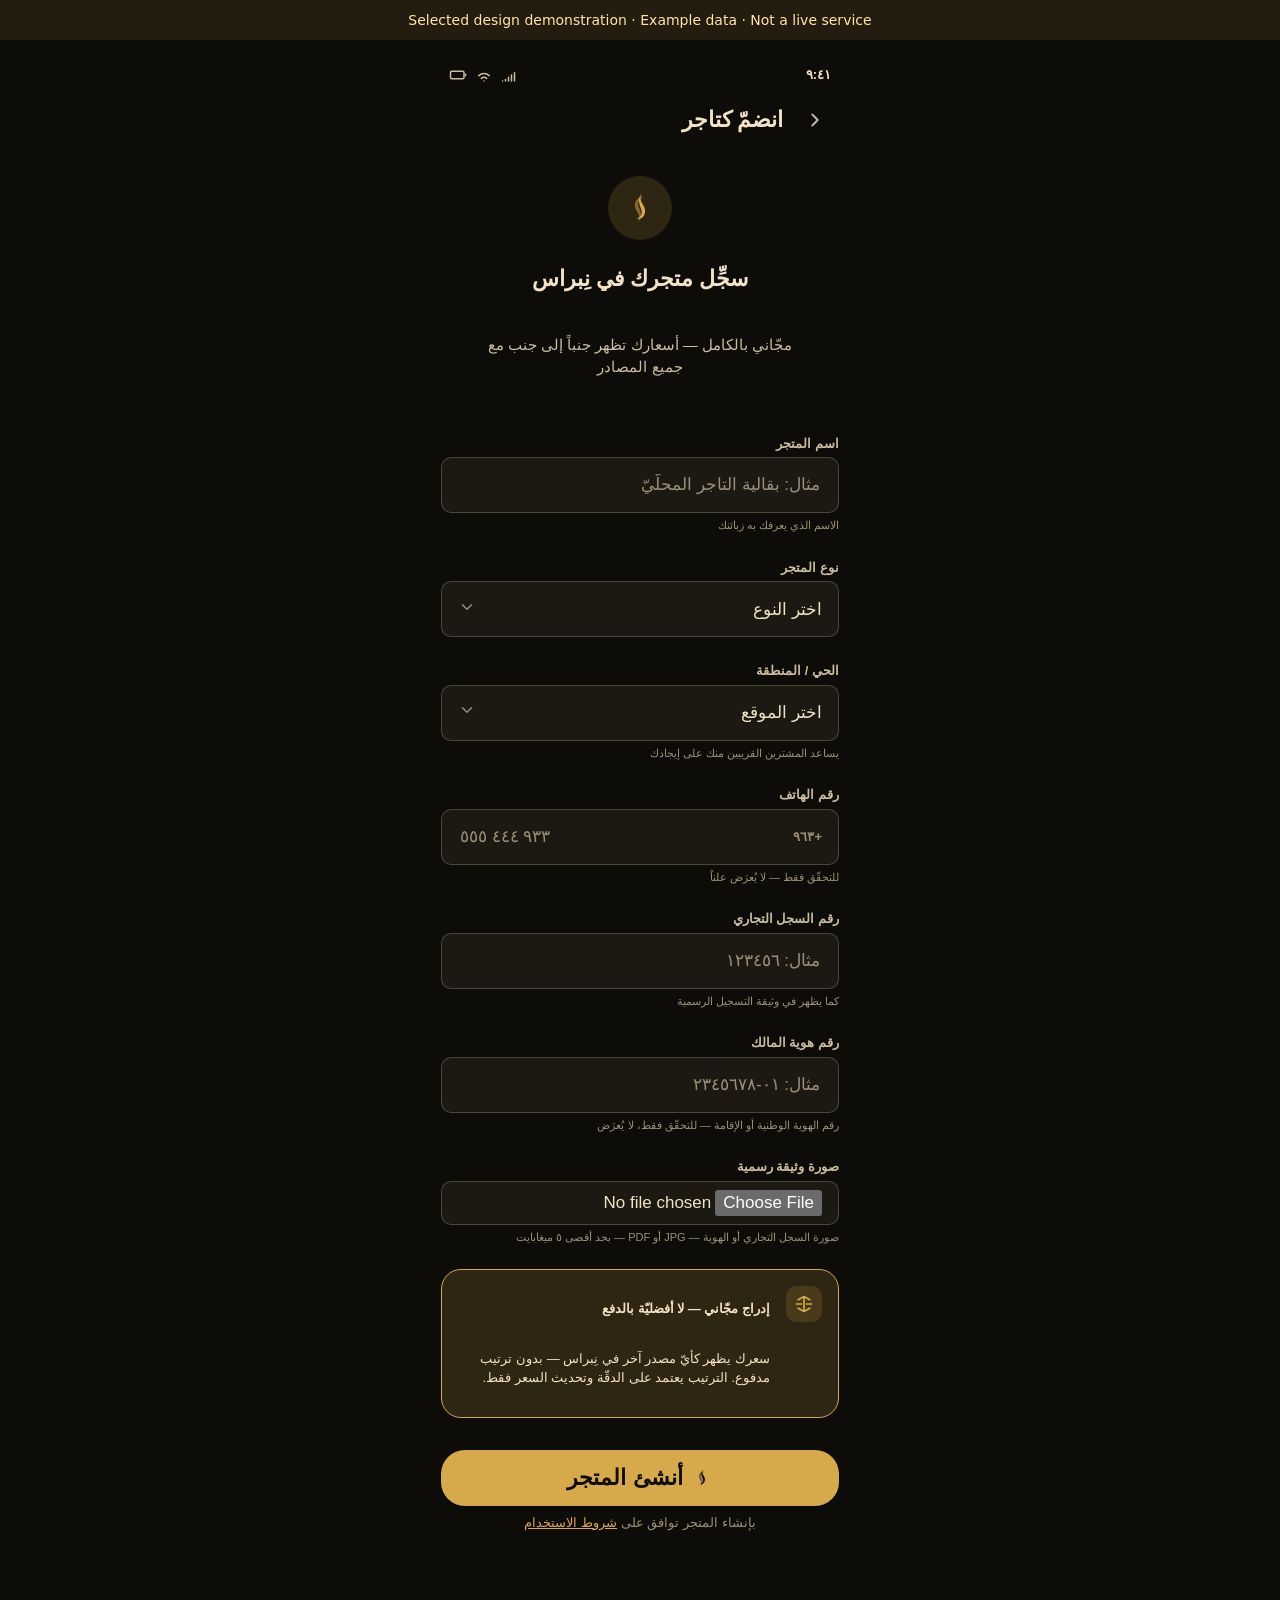
<file: design/screens/merchant_onboard.html>
<!DOCTYPE html>

<html lang="ar" dir="rtl" data-theme="dark" class="tier-rich">
<head>
<meta charset="UTF-8">
<link rel="icon" href="data:,">
<meta name="viewport" content="width=device-width, initial-scale=1.0">
<title>إدراج تاجر — نِبراس</title>
<script>(function(){try{var p=new URLSearchParams(location.search),d=document.documentElement;var t=p.get('tier'),th=p.get('theme'),l=p.get('lang');if(t){d.className='tier-'+t;}if(th){d.setAttribute('data-theme',th);}if(l){d.setAttribute('lang',l);d.setAttribute('dir',l==='en'?'ltr':'rtl');}}catch(e){}})();</script>

<link rel="stylesheet" href="../lib/fonts.css">
<link rel="stylesheet" href="../material_tokens.css">
<link rel="stylesheet" href="../material_components.css">
<link rel="stylesheet" href="../material_screens.css">
<link rel="stylesheet" href="../material_motion.css">
<script src="../lib/switcher.js" defer></script>
<style>
  /* ─── تخطيط محليّ — var() فقط، صفر hex ─── */
  .mo-hero{
    display:flex;
    flex-direction:column;
    align-items:center;
    gap:var(--space-sm);
    padding:var(--space-lg) var(--space-md) var(--space-md);
    text-align:center;
  }
  .mo-hero__emblem{
    width:64px;
    height:64px;
    display:inline-flex;
    align-items:center;
    justify-content:center;
    border-radius:var(--radius-pill);
    background:var(--accent-brand-tint);
    color:var(--accent-brand);
    flex-shrink:0;
  }
  .mo-hero__emblem svg{ width:38px; height:38px; display:block; }
  .mo-hero__title{
    font-family:var(--font-ar-brand);
    font-size:var(--type-title-large-size);
    font-weight:700;
    color:var(--ink-primary);
    line-height:1.2;
  }
  .mo-hero__sub{
    font-family:var(--font-ar-body);
    font-size:var(--type-body-size);
    color:var(--ink-secondary);
    max-width:320px;
  }

  .mo-form{
    display:flex;
    flex-direction:column;
    gap:var(--space-lg);
    padding-inline:var(--space-md);
  }

  /* callout — نوع «معلومة مبدأيّة» (صلب، لا glass) */
  .mo-callout{
    display:flex;
    align-items:flex-start;
    gap:var(--space-md);
    background:var(--accent-brand-tint);
    border:1px solid var(--accent-brand);
    border-radius:var(--radius-md);
    padding:var(--space-md);
  }
  .mo-callout__icon{
    width:36px;
    height:36px;
    flex-shrink:0;
    display:inline-flex;
    align-items:center;
    justify-content:center;
    border-radius:var(--radius-sm);
    background:var(--accent-brand-tint);
    color:var(--accent-brand);
  }
  .mo-callout__icon svg{ width:20px; height:20px; display:block; }
  .mo-callout__body{
    flex:1;
    min-width:0;
    display:flex;
    flex-direction:column;
    gap:var(--space-xs);
  }
  .mo-callout__title{
    font-family:var(--font-ar-body);
    font-size:var(--type-caption-size);
    font-weight:700;
    color:var(--ink-primary);
  }
  .mo-callout__text{
    font-family:var(--font-ar-body);
    font-size:var(--type-caption-size);
    color:var(--ink-primary);
    line-height:1.5;
  }

  /* مساحة التمرير تحت نموذج التقديم */
  .mo-scroll{
    flex:1;
    overflow-y:auto;
    padding-block-end:var(--space-2xl);
  }
  .mo-scroll > * + *{ margin-block-start:var(--space-lg); }

  /* select chevron RTL */
  .field__box--select{ position:relative; }
  .field__box--select .field__control{ padding-inline-end:var(--space-xl); }
  .field__box--select .field__affix{ position:absolute; inset-inline-end:var(--space-md); pointer-events:none; }
</style>
</head>
<body><aside style="padding:12px;background:#241c0f;color:#ffe5a7;text-align:center;font:14px system-ui">Selected design demonstration · Example data · Not a live service</aside>
<div class="app-frame app-frame--tall mo-page">

  
  <div class="status-bar">
    <span class="status-bar__time bidi-num">٩:٤١</span>
    <span class="status-bar__icons" aria-hidden="true">
      <svg viewBox="0 0 24 24" fill="none" stroke="currentColor" stroke-width="2" stroke-linecap="round" stroke-linejoin="round"><path d="M2 20h.01M6 20v-2M10 20v-5M14 20v-8M18 20v-11"/></svg>
      <svg viewBox="0 0 24 24" fill="none" stroke="currentColor" stroke-width="2" stroke-linecap="round" stroke-linejoin="round"><path d="M5 13a10 10 0 0 1 14 0M8.5 16.5a5 5 0 0 1 7 0M12 20h.01"/></svg>
      <svg viewBox="0 0 24 24" fill="none" stroke="currentColor" stroke-width="2" stroke-linecap="round" stroke-linejoin="round"><rect x="2" y="7" width="18" height="10" rx="2"/><path d="M22 11v2"/></svg>
    </span>
  </div>

  
  <header class="app-topbar">
    <button class="icon-btn mo-press" type="button"
            aria-label="رجوع"
            data-ar-label="رجوع" data-en-label="Back"
            data-ar="رجوع" data-en="Back">
      
      <svg class="icon-flip" viewBox="0 0 24 24" fill="none" stroke="currentColor" stroke-width="2"
           stroke-linecap="round" stroke-linejoin="round" aria-hidden="true">
        <path d="M9 6l6 6-6 6"/>
      </svg>
    </button>
    <h1 class="app-topbar__title"
        data-ar="انضمّ كتاجر" data-en="Join as Merchant">انضمّ كتاجر</h1>
  </header>

  
  <div class="mo-scroll">

    
    <section class="mo-hero" aria-labelledby="mo-hero-title">
      
      <div class="mo-hero__emblem" role="img" aria-label="شعار نِبراس — مصباح"
           data-ar-label="شعار نِبراس — مصباح" data-en-label="Nibras logo — lamp">
        <svg viewBox="0 0 24 24" fill="currentColor" aria-hidden="true"><path d="M13.5 2.5 C10 7.5,15.5 9.5,15.25 14 C15.1 17.5,12.25 19.75,9.75 18.5 C12 18.1,13.5 16.5,13 13.75 C12.1 9.5,9.25 7,13.5 2.5 Z"/><path d="M10.5 21.5 C14 16.5,8.5 14.5,8.75 10 C8.9 6.5,11.75 4.25,14.25 5.5 C12 5.9,10.5 7.5,11 10.25 C11.9 14.5,14.75 17,10.5 21.5 Z" opacity=".5"/></svg>
      </div>
      <h2 class="mo-hero__title" id="mo-hero-title"
          data-ar="سجِّل متجرك في نِبراس" data-en="Register your store in Nibras">
        سجِّل متجرك في نِبراس
      </h2>
      <p class="mo-hero__sub"
         data-ar="مجّاني بالكامل — أسعارك تظهر جنباً إلى جنب مع جميع المصادر"
         data-en="Completely free — your prices appear alongside all other sources">
        مجّاني بالكامل — أسعارك تظهر جنباً إلى جنب مع جميع المصادر
      </p>
    </section>

    
    <form class="mo-form mo-stagger" onsubmit="return false" novalidate
          aria-label="نموذج إدراج تاجر"
          data-ar-label="نموذج إدراج تاجر" data-en-label="Merchant onboarding form">

      
      <div class="field">
        <label class="field__label" for="mo-store-name"
               data-ar="اسم المتجر" data-en="Store name">اسم المتجر</label>
        <div class="field__box">
          <input class="field__control" id="mo-store-name" type="text"
                 autocomplete="organization"
                 placeholder="مثال: بقالية التاجر المحلّيّ"
                 data-placeholder-ar="مثال: بقالية التاجر المحلّيّ"
                 data-placeholder-en="e.g. Abu Khalid grocery"
                 aria-label="اسم المتجر"
                 data-ar-label="اسم المتجر" data-en-label="Store name"
                 minlength="2" maxlength="80" required>
        </div>
        <span class="field__hint"
              data-ar="الاسم الذي يعرفك به زبائنك"
              data-en="The name your customers know you by">
          الاسم الذي يعرفك به زبائنك
        </span>
      </div>

      
      <div class="field">
        <label class="field__label" for="mo-store-type"
               data-ar="نوع المتجر" data-en="Store type">نوع المتجر</label>
        <div class="field__box field__box--select">
          <select class="field__control" id="mo-store-type"
                  aria-label="نوع المتجر"
                  data-ar-label="نوع المتجر" data-en-label="Store type" required>
            <option value="" disabled selected
                    data-ar="اختر النوع" data-en="Choose type">اختر النوع</option>
            <option value="grocery"
                    data-ar="بقالية / مواد غذائية"
                    data-en="Grocery / food products">بقالية / مواد غذائية</option>
            <option value="butchery"
                    data-ar="ملحمة / دجاج"
                    data-en="Butchery / poultry">ملحمة / دجاج</option>
            <option value="bakery"
                    data-ar="مخبز / حلويات"
                    data-en="Bakery / sweets">مخبز / حلويات</option>
            <option value="vegetables"
                    data-ar="خضرجي / فواكه"
                    data-en="Greengrocery / fruit">خضرجي / فواكه</option>
            <option value="pharmacy"
                    data-ar="صيدلية"
                    data-en="Pharmacy">صيدلية</option>
            <option value="fuel"
                    data-ar="محطة وقود / غاز"
                    data-en="Fuel station / gas">محطة وقود / غاز</option>
            <option value="feed"
                    data-ar="أعلاف / مستلزمات زراعية"
                    data-en="Feed / agricultural supplies">أعلاف / مستلزمات زراعية</option>
            <option value="other"
                    data-ar="أخرى"
                    data-en="Other">أخرى</option>
          </select>
          <span class="field__affix" aria-hidden="true">
            <svg viewBox="0 0 24 24" width="18" height="18" fill="none"
                 stroke="currentColor" stroke-width="2"
                 stroke-linecap="round" stroke-linejoin="round">
              <path d="M6 9l6 6 6-6"/>
            </svg>
          </span>
        </div>
      </div>

      
      <div class="field">
        <label class="field__label" for="mo-district"
               data-ar="الحي / المنطقة" data-en="District / area">الحي / المنطقة</label>
        <div class="field__box field__box--select">
          <select class="field__control" id="mo-district"
                  aria-label="الحي أو المنطقة"
                  data-ar-label="الحي أو المنطقة" data-en-label="District or area" required>
            <option value="" disabled selected
                    data-ar="اختر الموقع" data-en="Choose location">اختر الموقع</option>
            
            <optgroup label="درعا البلد">
              <option value="mahatta"    data-ar="المحطة"       data-en="Al-Mahatta">المحطة</option>
              <option value="balad-qibli" data-ar="البلد القبلي" data-en="Al-Balad Al-Qibli">البلد القبلي</option>
              <option value="balad-shimali" data-ar="البلد الشمالي" data-en="Al-Balad Al-Shimali">البلد الشمالي</option>
              <option value="sijn"       data-ar="السجن"        data-en="Al-Sijn">السجن</option>
            </optgroup>
            
            <optgroup label="درعا المدينة">
              <option value="saraya"     data-ar="السرايا"      data-en="Al-Saraya">السرايا</option>
              <option value="matar"      data-ar="المطار"       data-en="Al-Matar">المطار</option>
              <option value="manshiye"   data-ar="المنشية"      data-en="Al-Manshiye">المنشية</option>
            </optgroup>
            
            <optgroup label="ريف درعا — حوران">
              <option value="nawa"       data-ar="نوى"          data-en="Nawa">نوى</option>
              <option value="izra"       data-ar="إزرع"         data-en="Izra">إزرع</option>
              <option value="sheikh-maskin" data-ar="الشيخ مسكين" data-en="Sheikh Miskin">الشيخ مسكين</option>
              <option value="jasim"      data-ar="جاسم"         data-en="Jasim">جاسم</option>
              <option value="tafas"      data-ar="طفس"          data-en="Tafas">طفس</option>
              <option value="nahta"      data-ar="النعيمة"      data-en="Al-Naima">النعيمة</option>
              <option value="dael"       data-ar="داعل"         data-en="Dael">داعل</option>
              <option value="inkhil"     data-ar="انخل"         data-en="Inkhil">انخل</option>
              <option value="busra"      data-ar="بصرى الشام"   data-en="Bosra Al-Sham">بصرى الشام</option>
              <option value="other-rural" data-ar="منطقة أخرى" data-en="Other area">منطقة أخرى</option>
            </optgroup>
          </select>
          <span class="field__affix" aria-hidden="true">
            <svg viewBox="0 0 24 24" width="18" height="18" fill="none"
                 stroke="currentColor" stroke-width="2"
                 stroke-linecap="round" stroke-linejoin="round">
              <path d="M6 9l6 6 6-6"/>
            </svg>
          </span>
        </div>
        <span class="field__hint"
              data-ar="يساعد المشترين القريبين منك على إيجادك"
              data-en="Helps nearby buyers find you">
          يساعد المشترين القريبين منك على إيجادك
        </span>
      </div>

      
      <div class="field">
        <label class="field__label" for="mo-phone"
               data-ar="رقم الهاتف" data-en="Phone number">رقم الهاتف</label>
        <div class="field__box">
          
          <span class="field__affix" style="flex-shrink:0; user-select:none;"
                aria-hidden="true">+٩٦٣</span>
          <input class="field__control" id="mo-phone" type="tel"
                 autocomplete="tel-national"
                 placeholder="٩٣٣ ٤٤٤ ٥٥٥"
                 data-placeholder-ar="٩٣٣ ٤٤٤ ٥٥٥"
                 data-placeholder-en="933 444 555"
                 inputmode="numeric"
                 dir="ltr"
                 style="text-align:start"
                 aria-label="رقم الهاتف بدون رمز الدولة"
                 data-ar-label="رقم الهاتف بدون رمز الدولة" data-en-label="Phone number without country code"
                 maxlength="14" required>
        </div>
        <span class="field__hint"
              data-ar="للتحقّق فقط — لا يُعرَض علناً"
              data-en="For verification only — not shown publicly">
          للتحقّق فقط — لا يُعرَض علناً
        </span>
      </div>

      
      <div class="field">
        <label class="field__label" for="mo-license"
               data-ar="رقم السجل التجاري" data-en="Commercial license number">رقم السجل التجاري</label>
        <div class="field__box">
          <input class="field__control" id="mo-license" type="text"
                 autocomplete="off"
                 placeholder="مثال: ١٢٣٤٥٦"
                 data-placeholder-ar="مثال: ١٢٣٤٥٦"
                 data-placeholder-en="e.g. 123456"
                 aria-label="رقم السجل التجاري"
                 data-ar-label="رقم السجل التجاري" data-en-label="Commercial license number"
                 inputmode="numeric"
                 maxlength="20" required>
        </div>
        <span class="field__hint"
              data-ar="كما يظهر في وثيقة التسجيل الرسمية"
              data-en="As shown on your official registration document">
          كما يظهر في وثيقة التسجيل الرسمية
        </span>
      </div>

      
      <div class="field">
        <label class="field__label" for="mo-owner-id"
               data-ar="رقم هوية المالك" data-en="Owner identity number">رقم هوية المالك</label>
        <div class="field__box">
          <input class="field__control" id="mo-owner-id" type="text"
                 autocomplete="off"
                 placeholder="مثال: ٠١-٢٣٤٥٦٧٨"
                 data-placeholder-ar="مثال: ٠١-٢٣٤٥٦٧٨"
                 data-placeholder-en="e.g. 01-2345678"
                 aria-label="رقم هوية المالك"
                 data-ar-label="رقم هوية المالك" data-en-label="Owner identity number"
                 inputmode="numeric"
                 maxlength="20" required>
        </div>
        <span class="field__hint"
              data-ar="رقم الهوية الوطنية أو الإقامة — للتحقّق فقط، لا يُعرَض"
              data-en="National ID or residency number — for verification only, not shown publicly">
          رقم الهوية الوطنية أو الإقامة — للتحقّق فقط، لا يُعرَض
        </span>
      </div>

      
      <div class="field">
        <label class="field__label" for="mo-doc-proof"
               data-ar="صورة وثيقة رسمية" data-en="Official document image">صورة وثيقة رسمية</label>
        <div class="field__box" style="align-items:center; gap:var(--space-sm); flex-wrap:wrap; min-height:44px;">
          <input class="field__control" id="mo-doc-proof" type="file"
                 accept="image/*,application/pdf"
                 aria-label="رفع صورة السجل التجاري أو الهوية"
                 data-ar-label="رفع صورة السجل التجاري أو الهوية" data-en-label="Upload commercial license or ID image"
                 style="flex:1; min-width:0; cursor:pointer;">
        </div>
        <span class="field__hint"
              data-ar="صورة السجل التجاري أو الهوية — JPG أو PDF — بحد أقصى ٥ ميغابايت"
              data-en="Commercial license or ID image — JPG or PDF — max 5 MB">
          صورة السجل التجاري أو الهوية — JPG أو PDF — بحد أقصى ٥ ميغابايت
        </span>
      </div>

      
      <div class="mo-callout" role="note" aria-live="polite">
        <div class="mo-callout__icon" aria-hidden="true">
          
          <svg viewBox="0 0 24 24" fill="none" stroke="currentColor"
               stroke-width="2" stroke-linecap="round" stroke-linejoin="round">
            <path d="M12 3v18M5 7l7-4 7 4M5 17l7 4 7-4"/>
            <line x1="3" y1="12" x2="9" y2="12"/>
            <line x1="15" y1="12" x2="21" y2="12"/>
          </svg>
        </div>
        <div class="mo-callout__body">
          <p class="mo-callout__title"
             data-ar="إدراج مجّاني — لا أفضليّة بالدفع"
             data-en="Free listing — no paid priority">
            إدراج مجّاني — لا أفضليّة بالدفع
          </p>
          <p class="mo-callout__text"
             data-ar="سعرك يظهر كأيّ مصدر آخر في نِبراس — بدون ترتيب مدفوع. الترتيب يعتمد على الدقّة وتحديث السعر فقط."
             data-en="Your price appears like any other source in Nibras — no paid ranking. Ordering depends only on accuracy and price freshness.">
            سعرك يظهر كأيّ مصدر آخر في نِبراس — بدون ترتيب مدفوع. الترتيب يعتمد على الدقّة وتحديث السعر فقط.
          </p>
        </div>
      </div>

      
      <div style="padding-block-start:var(--space-sm); padding-block-end:var(--space-md);">
        <button type="submit"
                class="btn btn--primary btn--block btn--lg mo-press"
                aria-label="أنشئ المتجر وابدأ الإدراج"
                data-ar-label="أنشئ المتجر وابدأ الإدراج" data-en-label="Create store and start listing"
                data-ar="أنشئ المتجر" data-en="Create store">
          
          <svg width="22" height="22" viewBox="0 0 24 24" fill="currentColor" aria-hidden="true"><path d="M13.5 2.5 C10 7.5,15.5 9.5,15.25 14 C15.1 17.5,12.25 19.75,9.75 18.5 C12 18.1,13.5 16.5,13 13.75 C12.1 9.5,9.25 7,13.5 2.5 Z"/><path d="M10.5 21.5 C14 16.5,8.5 14.5,8.75 10 C8.9 6.5,11.75 4.25,14.25 5.5 C12 5.9,10.5 7.5,11 10.25 C11.9 14.5,14.75 17,10.5 21.5 Z" opacity=".5"/></svg>
          أنشئ المتجر
          
          <span class="btn__spinner" aria-hidden="true" style="display:none;"></span>
        </button>
        <p class="t-caption" style="text-align:center; margin-block-start:var(--space-sm);"
           data-ar="بإنشاء المتجر توافق على شروط الاستخدام"
           data-en="By creating a store you agree to the terms of use">
          بإنشاء المتجر توافق على
          <a href="#" style="color:var(--accent-brand); text-decoration:underline;"
             data-ar="شروط الاستخدام" data-en="terms of use">شروط الاستخدام</a>
        </p>
      </div>

    </form>
  </div>

</div>
</body>
</html>
</file>
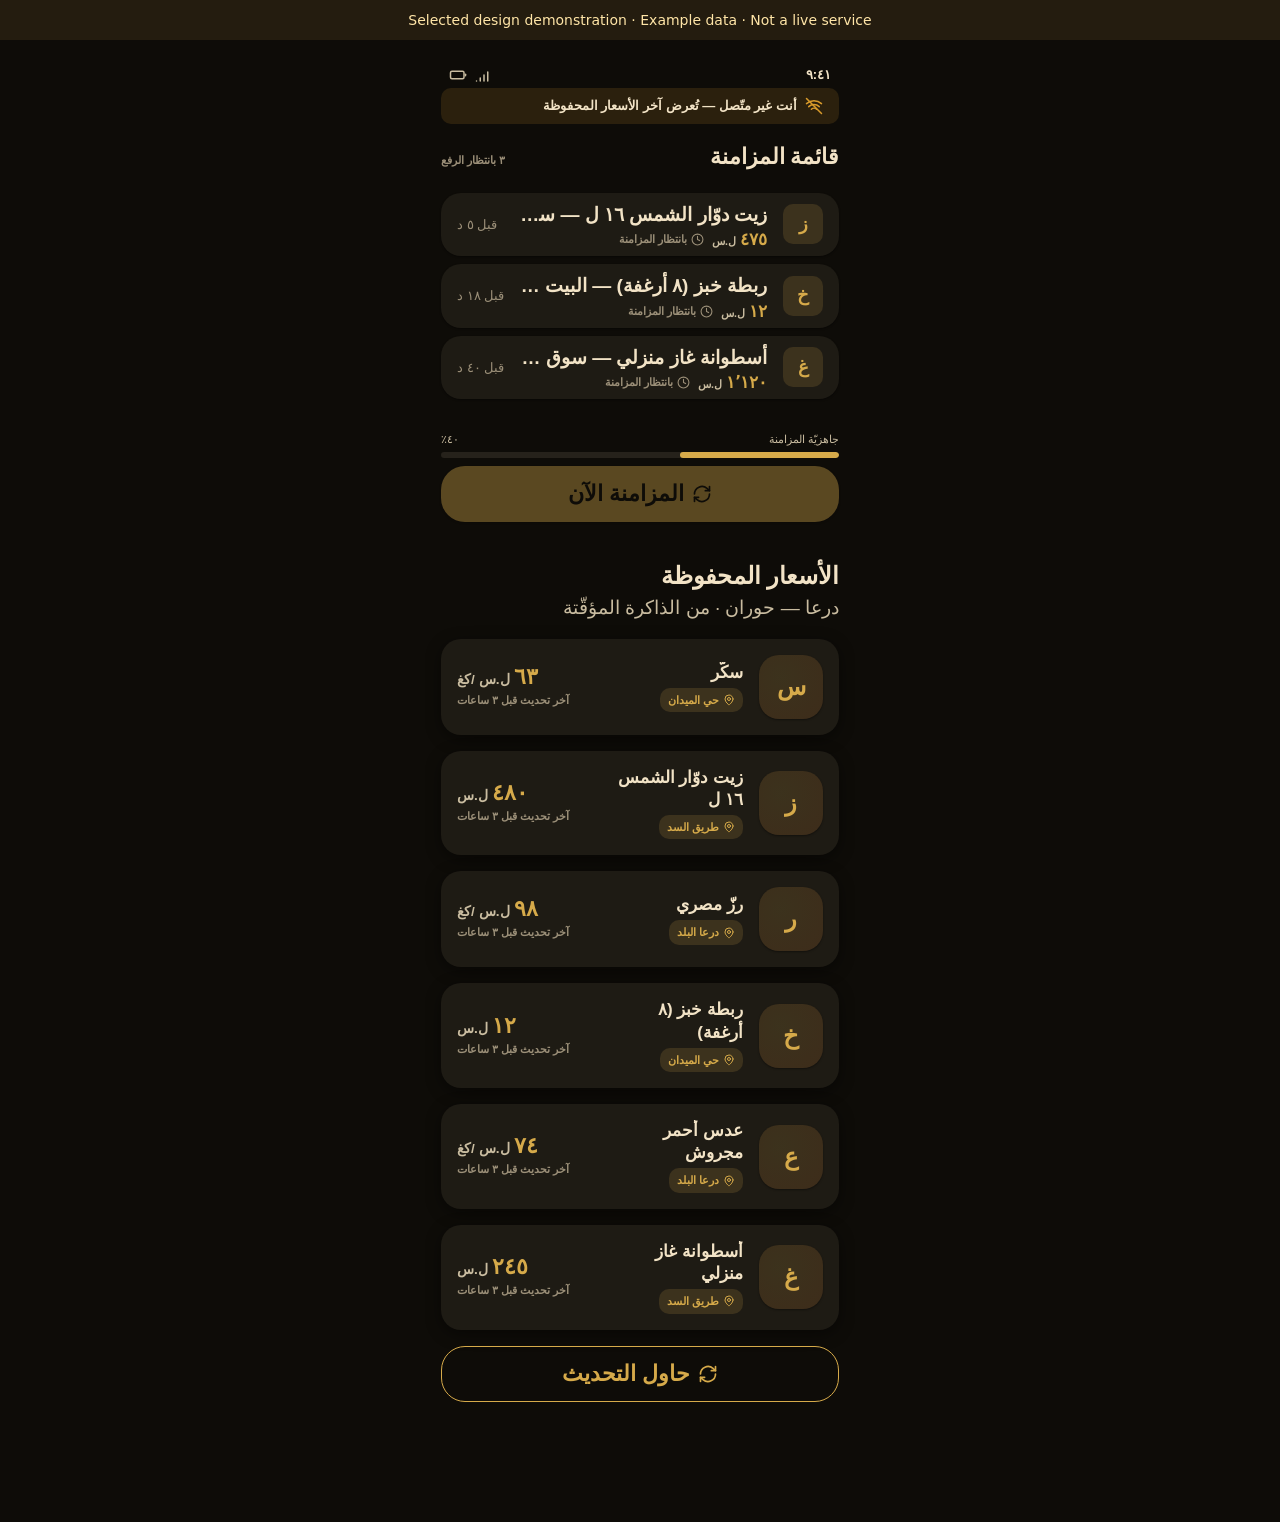
<file: design/screens/offline.html>
<!DOCTYPE html>

<html lang="ar" dir="rtl" data-theme="dark" class="tier-rich">
<head>
<meta charset="UTF-8">
<link rel="icon" href="data:,">
<meta name="viewport" content="width=device-width, initial-scale=1.0">
<title>وضع غير متّصل — نِبراس</title>
<script>(function(){try{var p=new URLSearchParams(location.search),d=document.documentElement;var t=p.get('tier'),th=p.get('theme'),l=p.get('lang');if(t){d.className='tier-'+t;}if(th){d.setAttribute('data-theme',th);}if(l){d.setAttribute('lang',l);d.setAttribute('dir',l==='en'?'ltr':'rtl');}}catch(e){}})();</script>

<link rel="stylesheet" href="../lib/fonts.css">
<link rel="stylesheet" href="../material_tokens.css">
<link rel="stylesheet" href="../material_components.css">
<link rel="stylesheet" href="../material_screens.css">
<link rel="stylesheet" href="../material_motion.css">
<script src="../lib/switcher.js" defer></script>
<style>
  /* تخطيط ثانوي فقط — var() حصراً، لا hex */
  .offline-head{ margin:var(--space-lg) var(--space-md) var(--space-md); display:flex; flex-direction:column; gap:var(--space-xs); }
  .offline-head__title{ font-family:var(--font-ar-brand); font-size:24px; font-weight:700; color:var(--ink-primary); line-height:1.2; margin:0; }
  .offline-head__sub{ font-family:var(--font-ar-body); font-size:var(--type-body-large-size); color:var(--ink-secondary); margin:0; }
  h2.sec-head__title{ margin:0; }
  /* إخفاء بصريّ */
  .visually-hidden{position:absolute;width:1px;height:1px;padding:0;margin:-1px;overflow:hidden;clip:rect(0,0,0,0);white-space:nowrap;border:0;}
  /* حلقة تركيز */
  .btn:focus-visible,.product-card:focus-visible{outline:2px solid var(--accent-brand);outline-offset:2px;}
  .offline-retry{ padding:var(--space-md) var(--space-md) var(--space-lg); }
  /* رأس صغير لكل قسم */
  .sec-head{ margin:var(--space-md) var(--space-md) var(--space-xs); display:flex; align-items:baseline; justify-content:space-between; gap:var(--space-sm); }
  .sec-head__title{ font-family:var(--font-ar-brand); font-size:var(--type-title-large-size); font-weight:700; color:var(--ink-primary); }
  .sec-head__count{ font-family:var(--font-ar-body); font-size:var(--type-label-size); font-weight:600; color:var(--ink-tertiary); }
  /* داخليّات صفّ المزامنة (canon صلب — لا glass/neu) */
  .sync-row__thumb{ flex:0 0 auto; width:40px; height:40px; border-radius:var(--radius-sm); background:var(--accent-brand-tint); color:var(--accent-brand); display:flex; align-items:center; justify-content:center; font-family:var(--font-ar-display); font-weight:900; font-size:18px; }
  .sync-row__body{ flex:1 1 auto; min-width:0; display:flex; flex-direction:column; gap:2px; }
  .sync-row__name{ font-family:var(--font-ar-body); font-size:var(--type-body-large-size); font-weight:600; color:var(--ink-primary); white-space:nowrap; overflow:hidden; text-overflow:ellipsis; }
  .sync-row__line{ display:flex; align-items:center; gap:var(--space-sm); }
  .sync-row__time{ font-family:var(--font-ar-body); font-size:var(--type-caption-size); color:var(--ink-tertiary); white-space:nowrap; }
  .sync-row__status svg{ width:13px; height:13px; }
  .sync-bar{ padding:var(--space-md) var(--space-md) 0; display:flex; flex-direction:column; gap:var(--space-xs); }
  .sync-bar__meta{ display:flex; align-items:baseline; justify-content:space-between; font-family:var(--font-ar-body); font-size:var(--type-label-size); color:var(--ink-secondary); }
  .sync-now{ padding:var(--space-sm) var(--space-md) var(--space-md); }
  /* زرّ المزامنة معطّل بصرياً حين offline */
  .btn.is-disabled,.btn[disabled]{ opacity:0.38; pointer-events:none; cursor:not-allowed; }
  /* تثبيت حجم الأيقونة داخل الأزرار — يمنع تمدّد SVG وقصّ النصّ */
  .btn svg{ width:20px; height:20px; flex-shrink:0; }
  /* ضمان عدم انكماش طابع الوقت وعدم التفاف نصّه */
  .sync-row__time{ flex-shrink:0; white-space:nowrap; }
  /* ضمان انكماش العمود الأوسط فقط ومنع تجاوز العرض */
  .sync-row__body{ overflow:hidden; }
  /* منع التفاف نصّ الطابع الزمني في بطاقة المنتج */
  .product-card__caption{ white-space:nowrap; text-align:end; }
</style>
</head>
<body><aside style="padding:12px;background:#241c0f;color:#ffe5a7;text-align:center;font:14px system-ui">Selected design demonstration · Example data · Not a live service</aside>
<div class="app-frame app-frame--tall mo-page">

  
  <div class="status-bar">
    <span class="status-bar__time bidi-num">٩:٤١</span>
    <span class="status-bar__icons" aria-hidden="true">
      
      <svg viewBox="0 0 24 24" fill="none" stroke="currentColor" stroke-width="2" stroke-linecap="round" stroke-linejoin="round"><path d="M2 20h.01"/><path d="M7 20v-4"/><path d="M12 20v-8"/><path d="M17 20V8"/></svg>
      
      <svg viewBox="0 0 24 24" fill="none" stroke="currentColor" stroke-width="2" stroke-linecap="round" stroke-linejoin="round"><rect x="2" y="7" width="18" height="10" rx="2"/><line x1="22" y1="11" x2="22" y2="13"/></svg>
    </span>
  </div>

  
  <div class="screen-pad">
    <div class="offline-banner" role="status">
      <svg class="offline-banner__icon" viewBox="0 0 24 24" fill="none" stroke="currentColor" stroke-width="2" stroke-linecap="round" stroke-linejoin="round" aria-hidden="true">
        <path d="M2 8.82a15 15 0 0 1 20 0"/><path d="M5 12.859a10 10 0 0 1 14 0"/><path d="M8.5 16.429a5 5 0 0 1 7 0"/><line x1="2" y1="2" x2="22" y2="22"/>
      </svg>
      <span class="offline-banner__text" data-ar="أنت غير متّصل — تُعرض آخر الأسعار المحفوظة" data-en="You are offline — showing last saved prices">أنت غير متّصل — تُعرض آخر الأسعار المحفوظة</span>
    </div>
  </div>

  
  <div class="sec-head">
    <h2 class="sec-head__title" data-ar="قائمة المزامنة" data-en="Sync queue">قائمة المزامنة</h2>
    <span class="sec-head__count bidi-num" data-ar="٣ بانتظار الرفع" data-en="3 waiting to upload">٣ بانتظار الرفع</span>
  </div>

  <div class="sync-list mo-stagger" role="list">

    
    <div class="sync-row" role="listitem">
      <div class="sync-row__thumb" aria-hidden="true">ز</div>
      <div class="sync-row__body">
        <span class="sync-row__name" data-ar="زيت دوّار الشمس ١٦ ل — سوق الخير" data-en="Sunflower oil 16L — Souq al-Khair">زيت دوّار الشمس ١٦ ل — سوق الخير</span>
        <span class="sync-row__line">
          <span class="price price--sm" data-demo="1"><span class="price__value bidi-num">٤٧٥</span><span class="price__unit">ل.س</span></span>
          <span class="sync-row__status">
            <svg viewBox="0 0 24 24" fill="none" stroke="currentColor" stroke-width="2" stroke-linecap="round" stroke-linejoin="round" aria-hidden="true"><circle cx="12" cy="12" r="10"/><polyline points="12 6 12 12 16 14"/></svg>
            <span data-ar="بانتظار المزامنة" data-en="Waiting to sync">بانتظار المزامنة</span>
          </span>
        </span>
      </div>
      <span class="sync-row__time" data-ar="قبل ٥ د" data-en="5m ago">قبل ٥ د</span>
    </div>

    
    <div class="sync-row" role="listitem">
      <div class="sync-row__thumb" aria-hidden="true">خ</div>
      <div class="sync-row__body">
        <span class="sync-row__name" data-ar="ربطة خبز (٨ أرغفة) — البيت الشامي" data-en="Bread bundle (8) — Al-Bayt al-Shami">ربطة خبز (٨ أرغفة) — البيت الشامي</span>
        <span class="sync-row__line">
          <span class="price price--sm" data-demo="1"><span class="price__value bidi-num">١٢</span><span class="price__unit">ل.س</span></span>
          <span class="sync-row__status">
            <svg viewBox="0 0 24 24" fill="none" stroke="currentColor" stroke-width="2" stroke-linecap="round" stroke-linejoin="round" aria-hidden="true"><circle cx="12" cy="12" r="10"/><polyline points="12 6 12 12 16 14"/></svg>
            <span data-ar="بانتظار المزامنة" data-en="Waiting to sync">بانتظار المزامنة</span>
          </span>
        </span>
      </div>
      <span class="sync-row__time" data-ar="قبل ١٨ د" data-en="18m ago">قبل ١٨ د</span>
    </div>

    
    <div class="sync-row" role="listitem">
      <div class="sync-row__thumb" aria-hidden="true">غ</div>
      <div class="sync-row__body">
        <span class="sync-row__name" data-ar="أسطوانة غاز منزلي — سوق باب توما" data-en="Home gas cylinder — Souq Bab Touma">أسطوانة غاز منزلي — سوق باب توما</span>
        <span class="sync-row__line">
          <span class="price price--sm" data-demo="1"><span class="price__value bidi-num">١٬١٢٠</span><span class="price__unit">ل.س</span></span>
          <span class="sync-row__status">
            <svg viewBox="0 0 24 24" fill="none" stroke="currentColor" stroke-width="2" stroke-linecap="round" stroke-linejoin="round" aria-hidden="true"><circle cx="12" cy="12" r="10"/><polyline points="12 6 12 12 16 14"/></svg>
            <span data-ar="بانتظار المزامنة" data-en="Waiting to sync">بانتظار المزامنة</span>
          </span>
        </span>
      </div>
      <span class="sync-row__time" data-ar="قبل ٤٠ د" data-en="40m ago">قبل ٤٠ د</span>
    </div>

  </div>

  
  <div class="sync-bar">
    <div class="sync-bar__meta">
      <span data-ar="جاهزيّة المزامنة" data-en="Sync readiness">جاهزيّة المزامنة</span>
      <span data-ar="٤٠٪" data-en="40%">٤٠٪</span>
    </div>
    <div class="sync-progress" role="progressbar" aria-valuenow="40" aria-valuemin="0" aria-valuemax="100" aria-label="تقدّم المزامنة ٤٠ بالمئة" data-ar-label="تقدّم المزامنة ٤٠ بالمئة" data-en-label="Sync progress 40 percent">
      <div class="sync-progress__fill" style="width:40%"></div>
    </div>
  </div>

  
  <div class="sync-now">
    <button type="button" class="btn btn--primary btn--block btn--lg mo-press is-disabled" disabled aria-disabled="true" data-ar="المزامنة الآن" data-en="Sync now">
      <svg viewBox="0 0 24 24" fill="none" stroke="currentColor" stroke-width="2" stroke-linecap="round" stroke-linejoin="round" aria-hidden="true"><path d="M3 12a9 9 0 0 1 15-6.7L21 8"/><path d="M21 3v5h-5"/><path d="M21 12a9 9 0 0 1-15 6.7L3 16"/><path d="M3 21v-5h5"/></svg>
      <span>المزامنة الآن</span>
    </button>
  </div>

  
  <div class="offline-head">
    <h1 class="offline-head__title" data-ar="الأسعار المحفوظة" data-en="Saved prices">الأسعار المحفوظة</h1>
    <p class="offline-head__sub" data-ar="درعا — حوران · من الذاكرة المؤقّتة" data-en="Daraa — Hauran · from cache">درعا — حوران · من الذاكرة المؤقّتة</p>
  </div>

  
  <div class="screen-pad">
    <div class="list-stack mo-stagger">

      
      <article class="product-card" tabindex="0" aria-label="سكّر — حي الميدان" data-ar-label="سكّر — حي الميدان" data-en-label="Sugar — Al-Maydan">
        <div class="product-card__thumb" aria-hidden="true"><span class="product-card__thumb-letter">س</span></div>
        <div class="product-card__body">
          <span class="product-card__name">سكّر</span>
          <span class="product-card__meta">
            <span class="region-badge">
              <svg viewBox="0 0 24 24" fill="none" stroke="currentColor" stroke-width="2" stroke-linecap="round" stroke-linejoin="round" aria-hidden="true"><path d="M20 10c0 6-8 12-8 12s-8-6-8-12a8 8 0 0 1 16 0Z"/><circle cx="12" cy="10" r="3"/></svg>
              <span data-ar="حي الميدان" data-en="Al-Maydan">حي الميدان</span>
            </span>
          </span>
        </div>
        <div class="product-card__trailing">
          <span class="price price--md" data-demo="1"><span class="price__value bidi-num">٦٣</span><span class="price__unit">ل.س</span><span class="price__per">/كغ</span></span>
          <span class="product-card__caption" data-ar="آخر تحديث قبل ٣ ساعات" data-en="Updated 3 hours ago">آخر تحديث قبل ٣ ساعات</span>
        </div>
      </article>

      
      <article class="product-card" tabindex="0" aria-label="زيت دوّار الشمس — طريق السد" data-ar-label="زيت دوّار الشمس — طريق السد" data-en-label="Sunflower oil — Tariq al-Sadd">
        <div class="product-card__thumb" aria-hidden="true"><span class="product-card__thumb-letter">ز</span></div>
        <div class="product-card__body">
          <span class="product-card__name">زيت دوّار الشمس ١٦ ل</span>
          <span class="product-card__meta">
            <span class="region-badge">
              <svg viewBox="0 0 24 24" fill="none" stroke="currentColor" stroke-width="2" stroke-linecap="round" stroke-linejoin="round" aria-hidden="true"><path d="M20 10c0 6-8 12-8 12s-8-6-8-12a8 8 0 0 1 16 0Z"/><circle cx="12" cy="10" r="3"/></svg>
              <span data-ar="طريق السد" data-en="Tariq al-Sadd">طريق السد</span>
            </span>
          </span>
        </div>
        <div class="product-card__trailing">
          <span class="price price--md" data-demo="1"><span class="price__value bidi-num">٤٨٠</span><span class="price__unit">ل.س</span></span>
          <span class="product-card__caption" data-ar="آخر تحديث قبل ٣ ساعات" data-en="Updated 3 hours ago">آخر تحديث قبل ٣ ساعات</span>
        </div>
      </article>

      
      <article class="product-card" tabindex="0" aria-label="رزّ مصري — درعا البلد" data-ar-label="رزّ مصري — درعا البلد" data-en-label="Egyptian rice — Daraa al-Balad">
        <div class="product-card__thumb" aria-hidden="true"><span class="product-card__thumb-letter">ر</span></div>
        <div class="product-card__body">
          <span class="product-card__name">رزّ مصري</span>
          <span class="product-card__meta">
            <span class="region-badge">
              <svg viewBox="0 0 24 24" fill="none" stroke="currentColor" stroke-width="2" stroke-linecap="round" stroke-linejoin="round" aria-hidden="true"><path d="M20 10c0 6-8 12-8 12s-8-6-8-12a8 8 0 0 1 16 0Z"/><circle cx="12" cy="10" r="3"/></svg>
              <span data-ar="درعا البلد" data-en="Daraa al-Balad">درعا البلد</span>
            </span>
          </span>
        </div>
        <div class="product-card__trailing">
          <span class="price price--md" data-demo="1"><span class="price__value bidi-num">٩٨</span><span class="price__unit">ل.س</span><span class="price__per">/كغ</span></span>
          <span class="product-card__caption" data-ar="آخر تحديث قبل ٣ ساعات" data-en="Updated 3 hours ago">آخر تحديث قبل ٣ ساعات</span>
        </div>
      </article>

      
      <article class="product-card" tabindex="0" aria-label="ربطة خبز — حي الميدان" data-ar-label="ربطة خبز — حي الميدان" data-en-label="Bread bundle — Al-Maydan">
        <div class="product-card__thumb" aria-hidden="true"><span class="product-card__thumb-letter">خ</span></div>
        <div class="product-card__body">
          <span class="product-card__name">ربطة خبز (٨ أرغفة)</span>
          <span class="product-card__meta">
            <span class="region-badge">
              <svg viewBox="0 0 24 24" fill="none" stroke="currentColor" stroke-width="2" stroke-linecap="round" stroke-linejoin="round" aria-hidden="true"><path d="M20 10c0 6-8 12-8 12s-8-6-8-12a8 8 0 0 1 16 0Z"/><circle cx="12" cy="10" r="3"/></svg>
              <span data-ar="حي الميدان" data-en="Al-Maydan">حي الميدان</span>
            </span>
          </span>
        </div>
        <div class="product-card__trailing">
          <span class="price price--md" data-demo="1"><span class="price__value bidi-num">١٢</span><span class="price__unit">ل.س</span></span>
          <span class="product-card__caption" data-ar="آخر تحديث قبل ٣ ساعات" data-en="Updated 3 hours ago">آخر تحديث قبل ٣ ساعات</span>
        </div>
      </article>

      
      <article class="product-card" tabindex="0" aria-label="عدس أحمر مجروش — طريق السد" data-ar-label="عدس أحمر مجروش — طريق السد" data-en-label="Red lentils — Tariq al-Sadd">
        <div class="product-card__thumb" aria-hidden="true"><span class="product-card__thumb-letter">ع</span></div>
        <div class="product-card__body">
          <span class="product-card__name">عدس أحمر مجروش</span>
          <span class="product-card__meta">
            <span class="region-badge">
              <svg viewBox="0 0 24 24" fill="none" stroke="currentColor" stroke-width="2" stroke-linecap="round" stroke-linejoin="round" aria-hidden="true"><path d="M20 10c0 6-8 12-8 12s-8-6-8-12a8 8 0 0 1 16 0Z"/><circle cx="12" cy="10" r="3"/></svg>
              <span data-ar="درعا البلد" data-en="Daraa al-Balad">درعا البلد</span>
            </span>
          </span>
        </div>
        <div class="product-card__trailing">
          <span class="price price--md" data-demo="1"><span class="price__value bidi-num">٧٤</span><span class="price__unit">ل.س</span><span class="price__per">/كغ</span></span>
          <span class="product-card__caption" data-ar="آخر تحديث قبل ٣ ساعات" data-en="Updated 3 hours ago">آخر تحديث قبل ٣ ساعات</span>
        </div>
      </article>

      
      <article class="product-card" tabindex="0" aria-label="أسطوانة غاز منزلي — طريق السد" data-ar-label="أسطوانة غاز منزلي — طريق السد" data-en-label="Home gas cylinder — Tariq al-Sadd">
        <div class="product-card__thumb" aria-hidden="true"><span class="product-card__thumb-letter">غ</span></div>
        <div class="product-card__body">
          <span class="product-card__name">أسطوانة غاز منزلي</span>
          <span class="product-card__meta">
            <span class="region-badge">
              <svg viewBox="0 0 24 24" fill="none" stroke="currentColor" stroke-width="2" stroke-linecap="round" stroke-linejoin="round" aria-hidden="true"><path d="M20 10c0 6-8 12-8 12s-8-6-8-12a8 8 0 0 1 16 0Z"/><circle cx="12" cy="10" r="3"/></svg>
              <span data-ar="طريق السد" data-en="Tariq al-Sadd">طريق السد</span>
            </span>
          </span>
        </div>
        <div class="product-card__trailing">
          <span class="price price--md" data-demo="1"><span class="price__value bidi-num">٢٤٥</span><span class="price__unit">ل.س</span></span>
          <span class="product-card__caption" data-ar="آخر تحديث قبل ٣ ساعات" data-en="Updated 3 hours ago">آخر تحديث قبل ٣ ساعات</span>
        </div>
      </article>

    </div>
  </div>

  
  <div class="offline-retry">
    <button type="button" class="btn btn--secondary btn--block btn--lg mo-press" data-ar="حاول التحديث" data-en="Try refresh">
      <svg viewBox="0 0 24 24" fill="none" stroke="currentColor" stroke-width="2" stroke-linecap="round" stroke-linejoin="round" aria-hidden="true"><path d="M3 12a9 9 0 0 1 15-6.7L21 8"/><path d="M21 3v5h-5"/><path d="M21 12a9 9 0 0 1-15 6.7L3 16"/><path d="M3 21v-5h5"/></svg>
      <span>حاول التحديث</span>
    </button>
  </div>

</div>
</body>
</html>
</file>
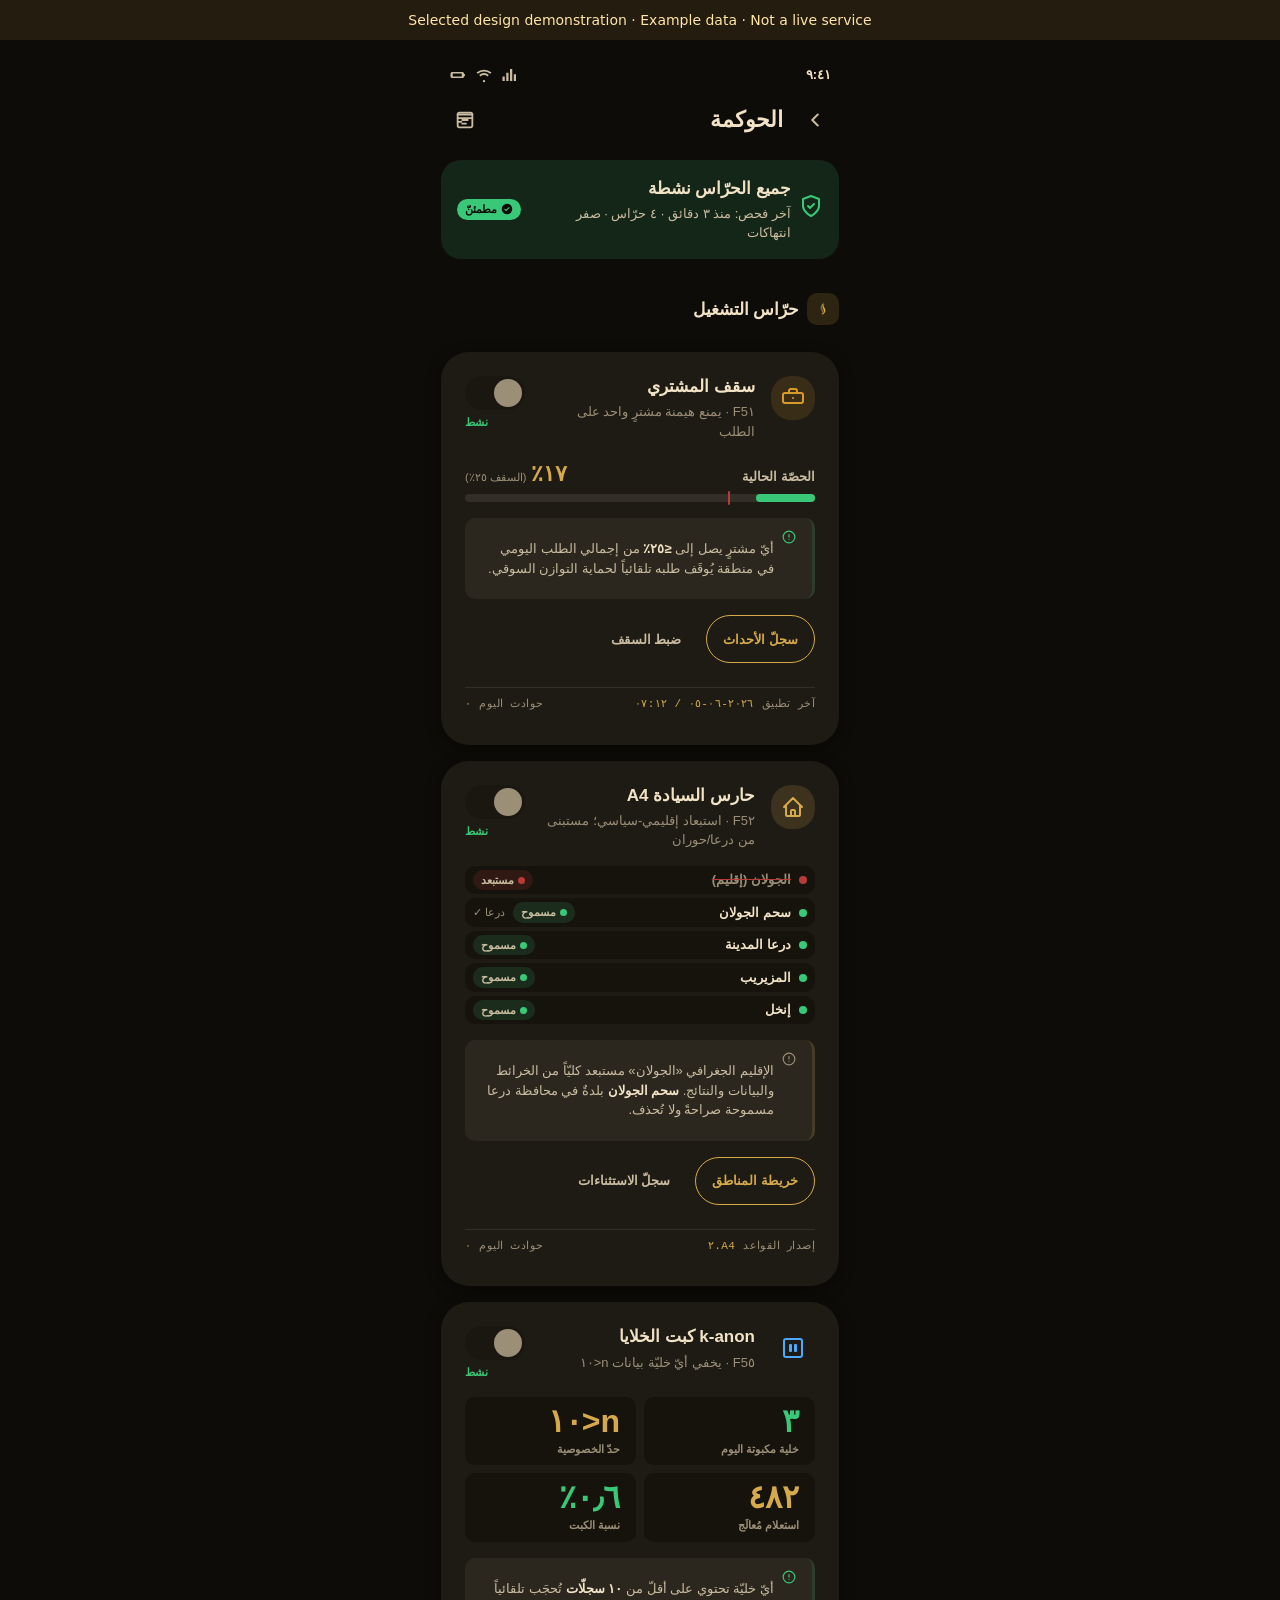
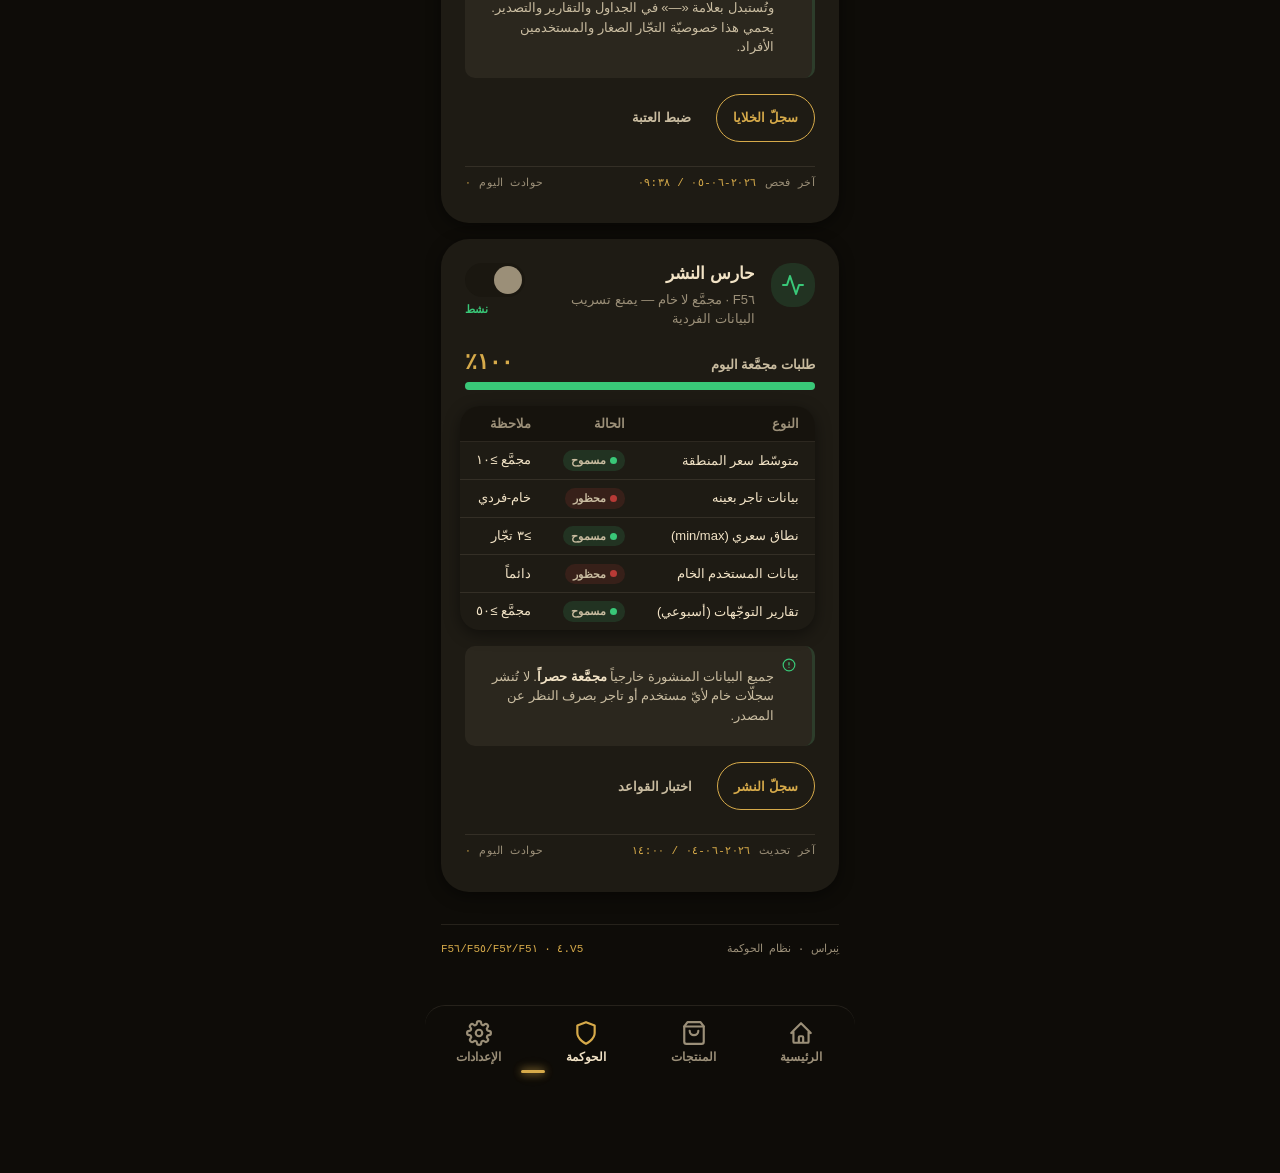
<file: design/screens/ops_governance.html>
<!DOCTYPE html>

<html lang="ar" dir="rtl" data-theme="dark" class="tier-rich">
<head>
<meta charset="UTF-8">
<link rel="icon" href="data:,">
<meta name="viewport" content="width=device-width, initial-scale=1.0">
<title>حوكمة وحرّاس — نِبراس</title>
<script>(function(){try{var p=new URLSearchParams(location.search),d=document.documentElement;var t=p.get('tier'),th=p.get('theme'),l=p.get('lang');if(t){d.className='tier-'+t;}if(th){d.setAttribute('data-theme',th);}if(l){d.setAttribute('lang',l);d.setAttribute('dir',l==='en'?'ltr':'rtl');}}catch(e){}})();</script>

<link rel="stylesheet" href="../lib/fonts.css">
<link rel="stylesheet" href="../material_tokens.css">
<link rel="stylesheet" href="../material_components.css">
<link rel="stylesheet" href="../material_screens.css">
<link rel="stylesheet" href="../material_motion.css">
<script src="../lib/switcher.js" defer></script>
<style>
  /* ── تخطيط محلّي — var() فقط، صفر hex خام ── */

  .gov-page {
    padding-block: var(--space-sm) var(--space-2xl);
  }

  /* رأس القسم */
  .gov-section-head {
    display: flex;
    align-items: center;
    gap: var(--space-sm);
    margin: var(--space-lg) 0 var(--space-md);
  }
  .gov-section-head__icon {
    width: 32px;
    height: 32px;
    flex-shrink: 0;
    display: inline-flex;
    align-items: center;
    justify-content: center;
    border-radius: var(--radius-sm);
    background: var(--accent-brand-tint);
    color: var(--accent-brand);
  }
  .gov-section-head__icon svg {
    width: 18px;
    height: 18px;
  }
  .gov-section-head__title {
    font-family: var(--font-ar-brand);
    font-size: var(--type-title-medium-size);
    font-weight: 700;
    color: var(--ink-primary);
  }

  /* بطاقة حارس */
  .guard-card {
    background: var(--bg-card);
    border-radius: var(--radius-card);
    box-shadow: var(--elev-2);
    padding: var(--space-lg);
    display: flex;
    flex-direction: column;
    gap: var(--space-md);
  }
  .guard-card + .guard-card {
    margin-block-start: var(--space-md);
  }

  /* رأس البطاقة */
  .guard-card__header {
    display: flex;
    align-items: flex-start;
    gap: var(--space-md);
  }
  .guard-card__emblem {
    width: 44px;
    height: 44px;
    flex-shrink: 0;
    display: inline-flex;
    align-items: center;
    justify-content: center;
    border-radius: var(--radius-md);
  }
  .guard-card__emblem svg {
    width: 24px;
    height: 24px;
  }
  .guard-card__emblem--buyer   { background: var(--status-warn-tint);   color: var(--status-warn); }
  .guard-card__emblem--sov     { background: var(--accent-brand-tint);  color: var(--accent-brand); }
  .guard-card__emblem--kanon   { background: var(--status-info-tint); color: var(--status-info); }
  .guard-card__emblem--publish { background: var(--status-trust-tint);  color: var(--status-trust); }

  .guard-card__meta {
    flex: 1;
    min-width: 0;
    display: flex;
    flex-direction: column;
    gap: var(--space-xs);
  }
  .guard-card__title {
    font-family: var(--font-ar-body);
    font-size: var(--type-title-medium-size);
    font-weight: 600;
    color: var(--ink-primary);
    line-height: var(--lh-title-medium);
  }
  .guard-card__subtitle {
    font-family: var(--font-ar-body);
    font-size: var(--type-caption-size);
    color: var(--ink-tertiary);
    font-variant-numeric: tabular-nums;
  }
  .guard-card__toggle-wrap {
    flex-shrink: 0;
    display: flex;
    flex-direction: column;
    align-items: flex-end;
    gap: var(--space-xs);
  }
  .guard-card__status-label {
    font-family: var(--font-ar-body);
    font-size: var(--type-label-size);
    font-weight: 600;
    color: var(--status-trust);
    font-variant-numeric: tabular-nums;
  }
  .guard-card__status-label--warn {
    color: var(--status-warn);
  }

  /* شريط النسبة */
  .guard-bar-wrap {
    display: flex;
    flex-direction: column;
    gap: var(--space-xs);
  }
  .guard-bar-head {
    display: flex;
    align-items: baseline;
    justify-content: space-between;
    gap: var(--space-sm);
  }
  .guard-bar-head__label {
    font-family: var(--font-ar-body);
    font-size: var(--type-caption-size);
    font-weight: 600;
    color: var(--ink-secondary);
  }
  .guard-bar-head__pct {
    font-family: var(--font-ar-display);
    font-weight: 900;
    font-size: var(--type-title-large-size);
    color: var(--accent-brand);
    font-variant-numeric: tabular-nums;
  }
  .guard-bar-head__limit {
    font-family: var(--font-ar-body);
    font-size: var(--type-label-size);
    color: var(--ink-tertiary);
    font-variant-numeric: tabular-nums;
  }
  .guard-bar {
    height: 8px;
    background: var(--line-hairline);
    border-radius: var(--radius-pill);
    overflow: visible;
    position: relative;
  }
  .guard-bar__fill {
    height: 100%;
    border-radius: var(--radius-pill);
    background: var(--accent-brand);
    transition: width var(--dur-normal) var(--curve-standard);
    position: relative;
  }
  .guard-bar__fill--safe   { background: var(--status-trust); }
  .guard-bar__fill--warn   { background: var(--status-warn); }
  .guard-bar__fill--danger { background: var(--status-danger); }
  .guard-bar__limit-mark {
    position: absolute;
    inset-block-start: -3px;
    height: 14px;
    width: 2px;
    background: var(--status-danger);
    border-radius: var(--radius-pill);
  }

  /* فاصل المعلومات */
  .guard-info-row {
    display: flex;
    align-items: flex-start;
    gap: var(--space-sm);
    padding: var(--space-sm) var(--space-md);
    background: var(--bg-input);
    border-radius: var(--radius-sm);
    border-inline-start: 3px solid var(--accent-brand-tint);
  }
  .guard-info-row--trust {
    border-inline-start-color: var(--status-trust-tint);
  }
  .guard-info-row--warn {
    border-inline-start-color: var(--status-warn-tint);
    background: var(--status-warn-tint);
  }
  .guard-info-row__icon {
    flex-shrink: 0;
    margin-block-start: var(--space-2xs);
    color: var(--ink-tertiary);
  }
  .guard-info-row__icon svg {
    width: 14px;
    height: 14px;
  }
  .guard-info-row--trust .guard-info-row__icon { color: var(--status-trust); }
  .guard-info-row--warn  .guard-info-row__icon { color: var(--status-warn); }
  .guard-info-row__text {
    font-family: var(--font-ar-body);
    font-size: var(--type-caption-size);
    color: var(--ink-secondary);
    line-height: 1.5;
  }
  .guard-info-row__text strong {
    font-weight: 700;
    color: var(--ink-primary);
  }

  /* قائمة المناطق (للحارس السيادي) */
  .region-list {
    display: flex;
    flex-direction: column;
    gap: var(--space-xs);
  }
  .region-row {
    display: flex;
    align-items: center;
    gap: var(--space-sm);
    padding: var(--space-xs) var(--space-sm);
    border-radius: var(--radius-sm);
    background: var(--bg-surface);
  }
  .region-row__dot {
    width: 8px;
    height: 8px;
    border-radius: var(--radius-pill);
    flex-shrink: 0;
  }
  .region-row__dot--allowed  { background: var(--status-trust); }
  .region-row__dot--excluded { background: var(--status-danger); }
  .region-row__name {
    flex: 1;
    font-family: var(--font-ar-body);
    font-size: var(--type-caption-size);
    font-weight: 600;
    color: var(--ink-primary);
  }
  .region-row__note {
    font-family: var(--font-ar-body);
    font-size: var(--type-label-size);
    color: var(--ink-tertiary);
  }
  .region-row--excluded .region-row__name {
    color: var(--ink-tertiary);
    text-decoration: line-through;
    text-decoration-color: var(--status-danger);
  }

  /* مؤشّر k-anon */
  .kanon-grid {
    display: grid;
    grid-template-columns: 1fr 1fr;
    gap: var(--space-sm);
  }
  .kanon-cell {
    background: var(--bg-surface);
    border-radius: var(--radius-sm);
    padding: var(--space-sm) var(--space-md);
    display: flex;
    flex-direction: column;
    gap: var(--space-xs);
  }
  .kanon-cell__val {
    font-family: var(--font-ar-display);
    font-weight: 900;
    font-size: var(--type-display-large-size);
    color: var(--accent-brand);
    font-variant-numeric: tabular-nums;
    line-height: 1;
  }
  .kanon-cell__val--ok  { color: var(--status-trust); }
  .kanon-cell__val--low { color: var(--status-danger); }
  .kanon-cell__label {
    font-family: var(--font-ar-body);
    font-size: var(--type-label-size);
    font-weight: 600;
    color: var(--ink-tertiary);
  }

  /* شارة الإصدار */
  .gov-version {
    display: flex;
    align-items: center;
    gap: var(--space-sm);
    padding: var(--space-sm) 0;
    margin-block-start: var(--space-sm);
    border-block-start: 1px solid var(--line-hairline);
  }
  .gov-version__label {
    font-family: var(--font-mono);
    font-size: var(--type-label-size);
    color: var(--ink-tertiary);
    letter-spacing: .4px;
  }
  .gov-version__val {
    font-family: var(--font-mono);
    font-size: var(--type-label-size);
    color: var(--accent-brand);
    letter-spacing: .4px;
  }

  /* حالة ملخّص أعلى الشاشة */
  .gov-summary {
    display: flex;
    align-items: center;
    gap: var(--space-sm);
    background: var(--status-trust-tint);
    border-radius: var(--radius-md);
    padding: var(--space-md);
    margin-block-end: var(--space-lg);
  }
  .gov-summary__icon {
    flex-shrink: 0;
    color: var(--status-trust);
  }
  .gov-summary__icon svg { width: 24px; height: 24px; }
  .gov-summary__body {
    flex: 1;
  }
  .gov-summary__title {
    font-family: var(--font-ar-body);
    font-size: var(--type-title-medium-size);
    font-weight: 600;
    color: var(--ink-primary);
  }
  .gov-summary__sub {
    font-family: var(--font-ar-body);
    font-size: var(--type-caption-size);
    color: var(--ink-secondary);
    margin-block-start: var(--space-2xs);
    font-variant-numeric: tabular-nums;
  }
  .gov-summary__badge {
    flex-shrink: 0;
    display: inline-flex;
    align-items: center;
    gap: var(--space-xs);
    padding: var(--space-2xs) var(--space-sm);
    border-radius: var(--radius-pill);
    background: var(--status-trust);
    color: var(--bg-canvas);
    font-family: var(--font-ar-body);
    font-size: var(--type-label-size);
    font-weight: 700;
  }

  /* أزرار التدقيق */
  .audit-row {
    display: flex;
    gap: var(--space-sm);
    row-gap: var(--space-xs);
    flex-wrap: wrap;
  }
  .audit-row .btn {
    font-size: var(--type-caption-size);
    min-height: var(--tap-min);
    padding: 0 var(--space-md);
    flex-shrink: 0;
  }
</style>
</head>
<body><aside style="padding:12px;background:#241c0f;color:#ffe5a7;text-align:center;font:14px system-ui">Selected design demonstration · Example data · Not a live service</aside>
<div class="app-frame app-frame--tall">

  
  <div class="status-bar">
    <span class="status-bar__time bidi-num" aria-label="الوقت: ٩:٤١ صباحاً" data-ar-label="الوقت: ٩:٤١ صباحاً" data-en-label="Time: 9:41 AM">٩:٤١</span>
    <span class="status-bar__icons" aria-hidden="true">
      <svg viewBox="0 0 24 24" fill="currentColor"><path d="M2 20h3v-6H2v6Zm5 0h3V9H7v11Zm5 0h3V4h-3v16Zm5 0h3v-9h-3v9Z"/></svg>
      <svg viewBox="0 0 24 24" fill="currentColor"><path d="M12 18.5a1.6 1.6 0 1 0 0 3.2 1.6 1.6 0 0 0 0-3.2ZM5.6 12.1l1.8 1.8a6.6 6.6 0 0 1 9.2 0l1.8-1.8a9.1 9.1 0 0 0-12.8 0ZM2 8.5l1.8 1.8a13.2 13.2 0 0 1 16.4 0L22 8.5a15.7 15.7 0 0 0-20 0Z"/></svg>
      <svg viewBox="0 0 24 24" fill="currentColor"><path d="M4 8h14a2 2 0 0 1 2 2v.5h1.2v3H20v.5a2 2 0 0 1-2 2H4a2 2 0 0 1-2-2v-4a2 2 0 0 1 2-2Zm1 2v4h12v-4H5Z"/></svg>
    </span>
  </div>

  
  <header class="app-topbar" role="banner">
    <button class="icon-btn" aria-label="العودة" data-ar-label="العودة" data-en-label="Back" data-ar="العودة" data-en="Back">
      <svg class="icon-flip" viewBox="0 0 24 24" fill="none" stroke="currentColor" stroke-width="2.2" stroke-linecap="round" stroke-linejoin="round">
        <path d="M15 18l-6-6 6-6"/>
      </svg>
    </button>
    <h1 class="app-topbar__title" data-ar="الحوكمة" data-en="Governance">الحوكمة</h1>
    <span class="app-topbar__spacer"></span>
    <button class="icon-btn" aria-label="سجلّ التدقيق" data-ar-label="سجلّ التدقيق" data-en-label="Audit log" data-ar="سجلّ التدقيق" data-en="Audit log">
      <svg viewBox="0 0 24 24" fill="none" stroke="currentColor" stroke-width="2" stroke-linecap="round" stroke-linejoin="round">
        <path d="M9 12h6M9 16h4M4 6h16M4 10h16M4 14h4"/><rect x="4" y="4" width="16" height="16" rx="2"/>
      </svg>
    </button>
  </header>

  
  <main class="screen-pad gov-page" aria-label="لوحة حوكمة وحرّاس نِبراس" data-ar-label="لوحة حوكمة وحرّاس نِبراس" data-en-label="Nibras Governance &amp; Guards Panel">

    
    <div class="gov-summary" role="status" aria-live="polite">
      <span class="gov-summary__icon" aria-hidden="true">
        <svg viewBox="0 0 24 24" fill="none" stroke="currentColor" stroke-width="2" stroke-linecap="round" stroke-linejoin="round">
          <path d="M12 22s8-4 8-10V5l-8-3-8 3v7c0 6 8 10 8 10Z"/><path d="m9 12 2 2 4-4"/>
        </svg>
      </span>
      <div class="gov-summary__body">
        <div class="gov-summary__title" data-ar="جميع الحرّاس نشطة" data-en="All guards active">جميع الحرّاس نشطة</div>
        <div class="gov-summary__sub" data-ar="آخر فحص: منذ ٣ دقائق · ٤ حرّاس · صفر انتهاكات" data-en="Last check: 3 min ago · 4 guards · 0 violations">آخر فحص: منذ ٣ دقائق · ٤ حرّاس · صفر انتهاكات</div>
      </div>
      <span class="gov-summary__badge" aria-label="حالة: مطمئنّ" data-ar-label="حالة: مطمئنّ" data-en-label="Status: Healthy">
        <svg viewBox="0 0 16 16" fill="currentColor" width="12" height="12"><path d="M8 1a7 7 0 1 0 0 14A7 7 0 0 0 8 1Zm3.2 5.5-4 4a.7.7 0 0 1-1 0l-1.5-1.5a.7.7 0 0 1 1-1l1 1 3.5-3.5a.7.7 0 0 1 1 1Z"/></svg>
        <span data-ar="مطمئنّ" data-en="Healthy">مطمئنّ</span>
      </span>
    </div>

    
    <div class="gov-section-head" aria-label="حرّاس التشغيل" data-ar-label="حرّاس التشغيل" data-en-label="Operational Guards">
      <span class="gov-section-head__icon" aria-hidden="true">
        <svg viewBox="0 0 24 24" fill="currentColor" aria-hidden="true"><path d="M13.5 2.5 C10 7.5,15.5 9.5,15.25 14 C15.1 17.5,12.25 19.75,9.75 18.5 C12 18.1,13.5 16.5,13 13.75 C12.1 9.5,9.25 7,13.5 2.5 Z"/><path d="M10.5 21.5 C14 16.5,8.5 14.5,8.75 10 C8.9 6.5,11.75 4.25,14.25 5.5 C12 5.9,10.5 7.5,11 10.25 C11.9 14.5,14.75 17,10.5 21.5 Z" opacity=".5"/></svg>
      </span>
      <h2 class="gov-section-head__title" data-ar="حرّاس التشغيل" data-en="Operational Guards">حرّاس التشغيل</h2>
    </div>

    
    <article class="guard-card" aria-labelledby="guard-buyer-title">
      <div class="guard-card__header">
        <span class="guard-card__emblem guard-card__emblem--buyer" aria-hidden="true">
          <svg viewBox="0 0 24 24" fill="none" stroke="currentColor" stroke-width="2" stroke-linecap="round" stroke-linejoin="round">
            <path d="M20 7H4a2 2 0 0 0-2 2v6a2 2 0 0 0 2 2h16a2 2 0 0 0 2-2V9a2 2 0 0 0-2-2Z"/><path d="M16 7V5a2 2 0 0 0-2-2h-4a2 2 0 0 0-2 2v2"/><line x1="12" y1="12" x2="12" y2="12.01"/>
          </svg>
        </span>
        <div class="guard-card__meta">
          <div id="guard-buyer-title" class="guard-card__title" data-ar="سقف المشتري" data-en="Buyer Cap">سقف المشتري</div>
          <div class="guard-card__subtitle" data-ar="F51 · يمنع هيمنة مشترٍ واحد على الطلب" data-en="F51 · Prevents single-buyer demand dominance">F51 · يمنع هيمنة مشترٍ واحد على الطلب</div>
        </div>
        <div class="guard-card__toggle-wrap">
          <button class="toggle" role="switch" aria-checked="true" aria-label="تفعيل حارس سقف المشتري" data-ar-label="تفعيل حارس سقف المشتري" data-en-label="Enable Buyer Cap guard">
            <span class="toggle__thumb"></span>
          </button>
          <span class="guard-card__status-label" data-ar="نشط" data-en="Active">نشط</span>
        </div>
      </div>

      
      <div class="guard-bar-wrap" aria-label="نسبة المشتري الحالي من إجمالي الطلب" data-ar-label="نسبة المشتري الحالي من إجمالي الطلب" data-en-label="Current buyer share of total demand">
        <div class="guard-bar-head">
          <span class="guard-bar-head__label" data-ar="الحصّة الحالية" data-en="Current share">الحصّة الحالية</span>
          <span>
            <span class="guard-bar-head__pct bidi-num" data-demo="1" aria-label="١٧ بالمئة" data-ar-label="١٧ بالمئة" data-en-label="17 percent">١٧٪</span>
            <span class="guard-bar-head__limit" data-ar="(السقف ٢٥٪)" data-en="(Cap 25%)">(السقف ٢٥٪)</span>
          </span>
        </div>
        <div class="guard-bar" role="progressbar" aria-valuenow="17" aria-valuemin="0" aria-valuemax="100" aria-label="نسبة حصّة المشتري ١٧ من ١٠٠" data-ar-label="نسبة حصّة المشتري ١٧ من ١٠٠" data-en-label="Buyer share 17 of 100">
          <div class="guard-bar__fill guard-bar__fill--safe" style="width:17%"></div>
          
          <div class="guard-bar__limit-mark" style="inset-inline-end:75%" aria-hidden="true" title="الحدّ الأقصى ٢٥٪"></div>
        </div>
      </div>

      <div class="guard-info-row guard-info-row--trust" role="note">
        <span class="guard-info-row__icon" aria-hidden="true">
          <svg viewBox="0 0 24 24" fill="none" stroke="currentColor" stroke-width="2" stroke-linecap="round" stroke-linejoin="round">
            <circle cx="12" cy="12" r="10"/><path d="M12 8v4m0 4h.01"/>
          </svg>
        </span>
        <p class="guard-info-row__text">
          <span data-ar="أيّ مشترٍ يصل إلى " data-en="Any buyer reaching ">أيّ مشترٍ يصل إلى </span><strong data-ar="≤٢٥٪" data-en="≤25%">≤٢٥٪</strong><span data-ar=" من إجمالي الطلب اليومي في منطقة يُوقَف طلبه تلقائياً لحماية التوازن السوقي." data-en=" of daily regional demand volume is auto-halted to protect market balance."> من إجمالي الطلب اليومي في منطقة يُوقَف طلبه تلقائياً لحماية التوازن السوقي.</span>
        </p>
      </div>

      <div class="audit-row">
        <button class="btn btn--secondary btn--pill" aria-label="عرض سجلّ حارس سقف المشتري" data-ar-label="عرض سجلّ حارس سقف المشتري" data-en-label="View Buyer Cap guard event log" data-ar="سجلّ الأحداث" data-en="Event log">سجلّ الأحداث</button>
        <button class="btn btn--ghost btn--pill" aria-label="ضبط قيمة سقف المشتري" data-ar-label="ضبط قيمة سقف المشتري" data-en-label="Adjust buyer cap value" data-ar="ضبط السقف" data-en="Adjust cap">ضبط السقف</button>
      </div>

      <div class="gov-version">
        <span class="gov-version__label">آخر تطبيق</span>
        <span class="gov-version__val bidi-num">٢٠٢٦-٠٦-٠٥ / ٠٧:١٢</span>
        <span class="gov-version__label" style="margin-inline-start:auto;">حوادث اليوم</span>
        <span class="gov-version__val bidi-num">٠</span>
      </div>
    </article>

    
    <article class="guard-card" aria-labelledby="guard-sov-title">
      <div class="guard-card__header">
        <span class="guard-card__emblem guard-card__emblem--sov" aria-hidden="true">
          <svg viewBox="0 0 24 24" fill="none" stroke="currentColor" stroke-width="2" stroke-linecap="round" stroke-linejoin="round">
            <path d="M3 12l2-2m0 0l7-7 7 7M5 10v10a1 1 0 0 0 1 1h3m10-11 2 2m-2-2v10a1 1 0 0 1-1 1h-3m-6 0a1 1 0 0 0 1-1v-4a1 1 0 0 1 1-1h2a1 1 0 0 1 1 1v4a1 1 0 0 0 1 1m-6 0h6"/>
          </svg>
        </span>
        <div class="guard-card__meta">
          <div id="guard-sov-title" class="guard-card__title" data-ar="حارس السيادة A4" data-en="Sovereignty Guard A4">حارس السيادة A4</div>
          <div class="guard-card__subtitle" data-ar="F52 · استبعاد إقليمي-سياسي؛ مستبنى من درعا/حوران" data-en="F52 · Geo-political exclusion; built for Daraa/Hauran">F52 · استبعاد إقليمي-سياسي؛ مستبنى من درعا/حوران</div>
        </div>
        <div class="guard-card__toggle-wrap">
          <button class="toggle" role="switch" aria-checked="true" aria-label="تفعيل حارس السيادة A4" data-ar-label="تفعيل حارس السيادة A4" data-en-label="Enable Sovereignty Guard A4">
            <span class="toggle__thumb"></span>
          </button>
          <span class="guard-card__status-label" data-ar="نشط" data-en="Active">نشط</span>
        </div>
      </div>

      
      <div class="region-list" aria-label="حالة المناطق والبلدات" data-ar-label="حالة المناطق والبلدات" data-en-label="Region and town status">
        
        <div class="region-row region-row--excluded" role="listitem" aria-label="الجولان-إقليم: مستبعد" data-ar-label="الجولان-إقليم: مستبعد" data-en-label="Golan territory: Excluded">
          <span class="region-row__dot region-row__dot--excluded" aria-hidden="true"></span>
          <span class="region-row__name" data-ar="الجولان (إقليم)" data-en="Golan (territory)">الجولان (إقليم)</span>
          <span class="avail-chip avail-chip--low" aria-label="مستبعد" data-ar-label="مستبعد" data-en-label="Excluded">
            <span class="avail-chip__dot" aria-hidden="true"></span>
            <span data-ar="مستبعد" data-en="Excluded">مستبعد</span>
          </span>
        </div>
        
        <div class="region-row" role="listitem" aria-label="سحم الجولان: بلدة مسموحة — ضمن محافظة درعا" data-ar-label="سحم الجولان: بلدة مسموحة — ضمن محافظة درعا" data-en-label="Sahm al-Jawlan: Allowed town — within Daraa governorate">
          <span class="region-row__dot region-row__dot--allowed" aria-hidden="true"></span>
          <span class="region-row__name" data-ar="سحم الجولان" data-en="Sahm al-Jawlan">سحم الجولان</span>
          <span class="avail-chip avail-chip--high" aria-label="مسموحة" data-ar-label="مسموحة" data-en-label="Allowed">
            <span class="avail-chip__dot" aria-hidden="true"></span>
            <span data-ar="مسموح" data-en="Allowed">مسموح</span>
          </span>
          <span class="region-row__note" data-ar="درعا ✓" data-en="Daraa ✓">درعا ✓</span>
        </div>
        
        <div class="region-row" role="listitem" aria-label="درعا المدينة: مسموحة" data-ar-label="درعا المدينة: مسموحة" data-en-label="Daraa City: Allowed">
          <span class="region-row__dot region-row__dot--allowed" aria-hidden="true"></span>
          <span class="region-row__name" data-ar="درعا المدينة" data-en="Daraa City">درعا المدينة</span>
          <span class="avail-chip avail-chip--high" aria-label="مسموحة" data-ar-label="مسموحة" data-en-label="Allowed">
            <span class="avail-chip__dot" aria-hidden="true"></span>
            <span data-ar="مسموح" data-en="Allowed">مسموح</span>
          </span>
        </div>
        
        <div class="region-row" role="listitem" aria-label="المزيريب: مسموحة" data-ar-label="المزيريب: مسموحة" data-en-label="al-Muzayrib: Allowed">
          <span class="region-row__dot region-row__dot--allowed" aria-hidden="true"></span>
          <span class="region-row__name" data-ar="المزيريب" data-en="al-Muzayrib">المزيريب</span>
          <span class="avail-chip avail-chip--high" aria-label="مسموحة" data-ar-label="مسموحة" data-en-label="Allowed">
            <span class="avail-chip__dot" aria-hidden="true"></span>
            <span data-ar="مسموح" data-en="Allowed">مسموح</span>
          </span>
        </div>
        
        <div class="region-row" role="listitem" aria-label="إنخل: مسموحة" data-ar-label="إنخل: مسموحة" data-en-label="Inkhil: Allowed">
          <span class="region-row__dot region-row__dot--allowed" aria-hidden="true"></span>
          <span class="region-row__name" data-ar="إنخل" data-en="Inkhil">إنخل</span>
          <span class="avail-chip avail-chip--high" aria-label="مسموحة" data-ar-label="مسموحة" data-en-label="Allowed">
            <span class="avail-chip__dot" aria-hidden="true"></span>
            <span data-ar="مسموح" data-en="Allowed">مسموح</span>
          </span>
        </div>
      </div>

      <div class="guard-info-row" role="note">
        <span class="guard-info-row__icon" aria-hidden="true">
          <svg viewBox="0 0 24 24" fill="none" stroke="currentColor" stroke-width="2" stroke-linecap="round" stroke-linejoin="round">
            <circle cx="12" cy="12" r="10"/><path d="M12 8v4m0 4h.01"/>
          </svg>
        </span>
        <p class="guard-info-row__text">
          <span data-ar="الإقليم الجغرافي «الجولان» مستبعد كليّاً من الخرائط والبيانات والنتائج. " data-en="The 'Golan' territory is fully excluded from maps, data, and results. ">الإقليم الجغرافي «الجولان» مستبعد كليّاً من الخرائط والبيانات والنتائج. </span>
          <strong data-ar="سحم الجولان" data-en="Sahm al-Jawlan">سحم الجولان</strong>
          <span data-ar=" بلدةٌ في محافظة درعا مسموحة صراحةً ولا تُحذف." data-en=" is a town in Daraa governorate and is explicitly allowed — not suppressed."> بلدةٌ في محافظة درعا مسموحة صراحةً ولا تُحذف.</span>
        </p>
      </div>

      <div class="audit-row">
        <button class="btn btn--secondary btn--pill" aria-label="عرض خريطة المناطق" data-ar-label="عرض خريطة المناطق" data-en-label="View region map" data-ar="خريطة المناطق" data-en="Region map">خريطة المناطق</button>
        <button class="btn btn--ghost btn--pill" aria-label="سجلّ استثناءات الحارس السيادي" data-ar-label="سجلّ استثناءات الحارس السيادي" data-en-label="Sovereignty guard exclusion log" data-ar="سجلّ الاستثناءات" data-en="Exclusion log">سجلّ الاستثناءات</button>
      </div>

      <div class="gov-version">
        <span class="gov-version__label">إصدار القواعد</span>
        <span class="gov-version__val">A4.2</span>
        <span class="gov-version__label" style="margin-inline-start:auto;">حوادث اليوم</span>
        <span class="gov-version__val bidi-num">٠</span>
      </div>
    </article>

    
    <article class="guard-card" aria-labelledby="guard-kanon-title">
      <div class="guard-card__header">
        <span class="guard-card__emblem guard-card__emblem--kanon" aria-hidden="true">
          <svg viewBox="0 0 24 24" fill="none" stroke="currentColor" stroke-width="2" stroke-linecap="round" stroke-linejoin="round">
            <rect x="3" y="3" width="18" height="18" rx="2"/><path d="M9 9h1v6H9zm5 0h1v6h-1z"/>
          </svg>
        </span>
        <div class="guard-card__meta">
          <div id="guard-kanon-title" class="guard-card__title" data-ar="k-anon كبت الخلايا" data-en="k-anon Cell Suppression">k-anon كبت الخلايا</div>
          <div class="guard-card__subtitle" data-ar="F55 · يخفي أيّ خليّة بيانات n&lt;١٠" data-en="F55 · Suppresses any cell with n&lt;10">F55 · يخفي أيّ خليّة بيانات n&lt;١٠</div>
        </div>
        <div class="guard-card__toggle-wrap">
          <button class="toggle" role="switch" aria-checked="true" aria-label="تفعيل حارس k-anon" data-ar-label="تفعيل حارس k-anon" data-en-label="Enable k-anon guard">
            <span class="toggle__thumb"></span>
          </button>
          <span class="guard-card__status-label" data-ar="نشط" data-en="Active">نشط</span>
        </div>
      </div>

      
      <div class="kanon-grid" aria-label="إحصائيات كبت الخلايا اليوم" data-ar-label="إحصائيات كبت الخلايا اليوم" data-en-label="Cell suppression statistics today">
        <div class="kanon-cell" role="listitem" aria-label="خلايا مكبوتة اليوم: ٣" data-ar-label="خلايا مكبوتة اليوم: ٣" data-en-label="Cells suppressed today: 3">
          <span class="kanon-cell__val kanon-cell__val--ok bidi-num" data-demo="1" aria-label="٣" data-ar-label="٣" data-en-label="3">٣</span>
          <span class="kanon-cell__label" data-ar="خلية مكبوتة اليوم" data-en="Cells suppressed today">خلية مكبوتة اليوم</span>
        </div>
        <div class="kanon-cell" role="listitem" aria-label="حدّ الخصوصية: n أقل من ١٠" data-ar-label="حدّ الخصوصية: n أقل من ١٠" data-en-label="Privacy threshold: n less than 10">
          <span class="kanon-cell__val bidi-num" aria-label="أقل من ١٠" data-ar-label="أقل من ١٠" data-en-label="less than 10">n&lt;١٠</span>
          <span class="kanon-cell__label" data-ar="حدّ الخصوصية" data-en="Privacy threshold">حدّ الخصوصية</span>
        </div>
        <div class="kanon-cell" role="listitem" aria-label="إجمالي الطلبات المعالجة: ٤٨٢" data-ar-label="إجمالي الطلبات المعالجة: ٤٨٢" data-en-label="Total queries processed: 482">
          <span class="kanon-cell__val bidi-num" data-demo="1" aria-label="٤٨٢" data-ar-label="٤٨٢" data-en-label="482">٤٨٢</span>
          <span class="kanon-cell__label" data-ar="استعلام مُعالَج" data-en="Queries processed">استعلام مُعالَج</span>
        </div>
        <div class="kanon-cell" role="listitem" aria-label="نسبة الكبت ٠٫٦ بالمئة" data-ar-label="نسبة الكبت ٠٫٦ بالمئة" data-en-label="Suppression rate 0.6 percent">
          <span class="kanon-cell__val kanon-cell__val--ok bidi-num" aria-label="٠.٦٪" data-ar-label="٠.٦٪" data-en-label="0.6%">٠.٦٪</span>
          <span class="kanon-cell__label" data-ar="نسبة الكبت" data-en="Suppression rate">نسبة الكبت</span>
        </div>
      </div>

      <div class="guard-info-row guard-info-row--trust" role="note">
        <span class="guard-info-row__icon" aria-hidden="true">
          <svg viewBox="0 0 24 24" fill="none" stroke="currentColor" stroke-width="2" stroke-linecap="round" stroke-linejoin="round">
            <circle cx="12" cy="12" r="10"/><path d="M12 8v4m0 4h.01"/>
          </svg>
        </span>
        <p class="guard-info-row__text">
          <span data-ar="أيّ خليّة تحتوي على أقلّ من " data-en="Any cell containing fewer than ">أيّ خليّة تحتوي على أقلّ من </span><strong data-ar="١٠ سجلّات" data-en="10 records">١٠ سجلّات</strong><span data-ar=" تُحجَب تلقائياً وتُستبدل بعلامة «—» في الجداول والتقارير والتصدير. يحمي هذا خصوصيّة التجّار الصغار والمستخدمين الأفراد." data-en=" is automatically suppressed and replaced with '—' in tables, reports, and exports. This protects privacy of small traders and individual users."> تُحجَب تلقائياً وتُستبدل بعلامة «—» في الجداول والتقارير والتصدير. يحمي هذا خصوصيّة التجّار الصغار والمستخدمين الأفراد.</span>
        </p>
      </div>

      <div class="audit-row">
        <button class="btn btn--secondary btn--pill" aria-label="عرض سجلّ الخلايا المكبوتة" data-ar-label="عرض سجلّ الخلايا المكبوتة" data-en-label="View suppressed cells log" data-ar="سجلّ الخلايا" data-en="Cell log">سجلّ الخلايا</button>
        <button class="btn btn--ghost btn--pill" aria-label="ضبط عتبة الكبت" data-ar-label="ضبط عتبة الكبت" data-en-label="Adjust suppression threshold" data-ar="ضبط العتبة" data-en="Adjust threshold">ضبط العتبة</button>
      </div>

      <div class="gov-version">
        <span class="gov-version__label">آخر فحص</span>
        <span class="gov-version__val bidi-num">٢٠٢٦-٠٦-٠٥ / ٠٩:٣٨</span>
        <span class="gov-version__label" style="margin-inline-start:auto;">حوادث اليوم</span>
        <span class="gov-version__val bidi-num">٠</span>
      </div>
    </article>

    
    <article class="guard-card" aria-labelledby="guard-pub-title">
      <div class="guard-card__header">
        <span class="guard-card__emblem guard-card__emblem--publish" aria-hidden="true">
          <svg viewBox="0 0 24 24" fill="none" stroke="currentColor" stroke-width="2" stroke-linecap="round" stroke-linejoin="round">
            <polyline points="22 12 18 12 15 21 9 3 6 12 2 12"/>
          </svg>
        </span>
        <div class="guard-card__meta">
          <div id="guard-pub-title" class="guard-card__title" data-ar="حارس النشر" data-en="Publication Guard">حارس النشر</div>
          <div class="guard-card__subtitle" data-ar="F56 · مجمَّع لا خام — يمنع تسريب البيانات الفردية" data-en="F56 · Aggregated only — prevents raw individual data leaks">F56 · مجمَّع لا خام — يمنع تسريب البيانات الفردية</div>
        </div>
        <div class="guard-card__toggle-wrap">
          <button class="toggle" role="switch" aria-checked="true" aria-label="تفعيل حارس النشر" data-ar-label="تفعيل حارس النشر" data-en-label="Enable Publication guard">
            <span class="toggle__thumb"></span>
          </button>
          <span class="guard-card__status-label" data-ar="نشط" data-en="Active">نشط</span>
        </div>
      </div>

      
      <div class="guard-bar-wrap" aria-label="نسبة الطلبات المجمَّعة من إجمالي النشر اليوم" data-ar-label="نسبة الطلبات المجمَّعة من إجمالي النشر اليوم" data-en-label="Aggregated requests as a share of total publication today">
        <div class="guard-bar-head">
          <span class="guard-bar-head__label" data-ar="طلبات مجمَّعة اليوم" data-en="Aggregated requests today">طلبات مجمَّعة اليوم</span>
          <span>
            <span class="guard-bar-head__pct bidi-num" aria-label="١٠٠ بالمئة" data-ar-label="١٠٠ بالمئة" data-en-label="100 percent">١٠٠٪</span>
          </span>
        </div>
        <div class="guard-bar" role="progressbar" aria-valuenow="100" aria-valuemin="0" aria-valuemax="100" aria-label="نسبة الطلبات المجمّعة ١٠٠ من ١٠٠" data-ar-label="نسبة الطلبات المجمّعة ١٠٠ من ١٠٠" data-en-label="Aggregated requests 100 of 100">
          <div class="guard-bar__fill guard-bar__fill--safe" style="width:100%"></div>
        </div>
      </div>

      
      <div class="x-scroll">
      <table class="cmp-table" aria-label="أنواع نشر البيانات المسموحة والمحظورة" data-ar-label="أنواع نشر البيانات المسموحة والمحظورة" data-en-label="Allowed and blocked data publication types" style="margin-block-start:0;">
        <thead>
          <tr>
            <th scope="col" data-ar="النوع" data-en="Type">النوع</th>
            <th scope="col" data-ar="الحالة" data-en="Status">الحالة</th>
            <th scope="col" data-ar="ملاحظة" data-en="Note">ملاحظة</th>
          </tr>
        </thead>
        <tbody>
          <tr>
            <td data-ar="متوسّط سعر المنطقة" data-en="Area price average">متوسّط سعر المنطقة</td>
            <td>
              <span class="avail-chip avail-chip--high" aria-label="مسموح" data-ar-label="مسموح" data-en-label="Allowed">
                <span class="avail-chip__dot" aria-hidden="true"></span>
                <span data-ar="مسموح" data-en="Allowed">مسموح</span>
              </span>
            </td>
            <td class="t-caption" data-ar="مجمَّع ≥١٠" data-en="Aggregated ≥10">مجمَّع ≥١٠</td>
          </tr>
          <tr>
            <td data-ar="بيانات تاجر بعينه" data-en="Individual merchant data">بيانات تاجر بعينه</td>
            <td>
              <span class="avail-chip avail-chip--low" aria-label="محظور" data-ar-label="محظور" data-en-label="Blocked">
                <span class="avail-chip__dot" aria-hidden="true"></span>
                <span data-ar="محظور" data-en="Blocked">محظور</span>
              </span>
            </td>
            <td class="t-caption" data-ar="خام-فردي" data-en="Raw individual">خام-فردي</td>
          </tr>
          <tr>
            <td data-ar="نطاق سعري (min/max)" data-en="Price range (min/max)">نطاق سعري (min/max)</td>
            <td>
              <span class="avail-chip avail-chip--high" aria-label="مسموح" data-ar-label="مسموح" data-en-label="Allowed">
                <span class="avail-chip__dot" aria-hidden="true"></span>
                <span data-ar="مسموح" data-en="Allowed">مسموح</span>
              </span>
            </td>
            <td class="t-caption" data-ar="≥٣ تجّار" data-en="≥3 merchants">≥٣ تجّار</td>
          </tr>
          <tr>
            <td data-ar="بيانات المستخدم الخام" data-en="Raw user data">بيانات المستخدم الخام</td>
            <td>
              <span class="avail-chip avail-chip--low" aria-label="محظور" data-ar-label="محظور" data-en-label="Blocked">
                <span class="avail-chip__dot" aria-hidden="true"></span>
                <span data-ar="محظور" data-en="Blocked">محظور</span>
              </span>
            </td>
            <td class="t-caption" data-ar="دائماً" data-en="Always">دائماً</td>
          </tr>
          <tr>
            <td data-ar="تقارير التوجّهات (أسبوعي)" data-en="Trend reports (weekly)">تقارير التوجّهات (أسبوعي)</td>
            <td>
              <span class="avail-chip avail-chip--high" aria-label="مسموح" data-ar-label="مسموح" data-en-label="Allowed">
                <span class="avail-chip__dot" aria-hidden="true"></span>
                <span data-ar="مسموح" data-en="Allowed">مسموح</span>
              </span>
            </td>
            <td class="t-caption" data-ar="مجمَّع ≥٥٠" data-en="Aggregated ≥50">مجمَّع ≥٥٠</td>
          </tr>
        </tbody>
      </table>
      </div>

      <div class="guard-info-row guard-info-row--trust" role="note">
        <span class="guard-info-row__icon" aria-hidden="true">
          <svg viewBox="0 0 24 24" fill="none" stroke="currentColor" stroke-width="2" stroke-linecap="round" stroke-linejoin="round">
            <circle cx="12" cy="12" r="10"/><path d="M12 8v4m0 4h.01"/>
          </svg>
        </span>
        <p class="guard-info-row__text">
          <span data-ar="جميع البيانات المنشورة خارجياً " data-en="All externally published data ">جميع البيانات المنشورة خارجياً </span><strong data-ar="مجمَّعة حصراً" data-en="aggregated only">مجمَّعة حصراً</strong><span data-ar=". لا تُنشر سجلّات خام لأيّ مستخدم أو تاجر بصرف النظر عن المصدر." data-en=". No raw records for any user or merchant are ever published, regardless of source.">. لا تُنشر سجلّات خام لأيّ مستخدم أو تاجر بصرف النظر عن المصدر.</span>
        </p>
      </div>

      <div class="audit-row">
        <button class="btn btn--secondary btn--pill" aria-label="عرض سجلّ محاولات النشر" data-ar-label="عرض سجلّ محاولات النشر" data-en-label="View publication attempts log" data-ar="سجلّ النشر" data-en="Publish log">سجلّ النشر</button>
        <button class="btn btn--ghost btn--pill" aria-label="اختبار قواعد النشر" data-ar-label="اختبار قواعد النشر" data-en-label="Test publication rules" data-ar="اختبار القواعد" data-en="Test rules">اختبار القواعد</button>
      </div>

      <div class="gov-version">
        <span class="gov-version__label">آخر تحديث</span>
        <span class="gov-version__val bidi-num">٢٠٢٦-٠٦-٠٤ / ١٤:٠٠</span>
        <span class="gov-version__label" style="margin-inline-start:auto;">حوادث اليوم</span>
        <span class="gov-version__val bidi-num">٠</span>
      </div>
    </article>

    
    <div style="margin-block-start:var(--space-xl);display:flex;align-items:center;gap:var(--space-sm);padding-block-start:var(--space-md);border-block-start:1px solid var(--line-hairline);">
      <span style="font-family:var(--font-mono);font-size:var(--type-label-size);color:var(--ink-tertiary);">نِبراس · نظام الحوكمة</span>
      <span style="font-family:var(--font-mono);font-size:var(--type-label-size);color:var(--accent-brand);margin-inline-start:auto;">V5.4 · F51/F52/F55/F56</span>
    </div>

  </main>

  
  <nav class="bottom-nav" aria-label="التنقّل الرئيسي" data-ar-label="التنقّل الرئيسي" data-en-label="Main navigation">
    <button class="nav-cell" aria-label="الرئيسية" data-ar-label="الرئيسية" data-en-label="Home" data-ar="الرئيسية" data-en="Home">
      <svg class="nav-cell__glyph" viewBox="0 0 24 24" fill="none" stroke="currentColor" stroke-width="2" stroke-linecap="round" stroke-linejoin="round" aria-hidden="true">
        <path d="M3 12l2-2m0 0l7-7 7 7M5 10v10a1 1 0 0 0 1 1h3m10-11 2 2m-2-2v10a1 1 0 0 1-1 1h-3m-6 0a1 1 0 0 0 1-1v-4a1 1 0 0 1 1-1h2a1 1 0 0 1 1 1v4a1 1 0 0 0 1 1m-6 0h6"/>
      </svg>
      <span class="nav-cell__label" aria-hidden="true" data-ar="الرئيسية" data-en="Home">الرئيسية</span>
    </button>
    <button class="nav-cell" aria-label="المنتجات" data-ar-label="المنتجات" data-en-label="Products" data-ar="المنتجات" data-en="Products">
      <svg class="nav-cell__glyph" viewBox="0 0 24 24" fill="none" stroke="currentColor" stroke-width="2" stroke-linecap="round" stroke-linejoin="round" aria-hidden="true">
        <path d="M6 2 3 6v14a2 2 0 0 0 2 2h14a2 2 0 0 0 2-2V6l-3-4Z"/><line x1="3" y1="6" x2="21" y2="6"/><path d="M16 10a4 4 0 0 1-8 0"/>
      </svg>
      <span class="nav-cell__label" aria-hidden="true" data-ar="المنتجات" data-en="Products">المنتجات</span>
    </button>
    <button class="nav-cell nav-cell--active" aria-label="الحوكمة — محدد" data-ar-label="الحوكمة — محدد" data-en-label="Governance — selected" aria-current="page" data-ar="الحوكمة" data-en="Governance">
      <svg class="nav-cell__glyph" viewBox="0 0 24 24" fill="none" stroke="currentColor" stroke-width="2" stroke-linecap="round" stroke-linejoin="round" aria-hidden="true">
        <path d="M12 22s8-4 8-10V5l-8-3-8 3v7c0 6 8 10 8 10Z"/>
      </svg>
      <span class="nav-cell__label" aria-hidden="true" data-ar="الحوكمة" data-en="Governance">الحوكمة</span>
    </button>
    <button class="nav-cell" aria-label="الإعدادات" data-ar-label="الإعدادات" data-en-label="Settings" data-ar="الإعدادات" data-en="Settings">
      <svg class="nav-cell__glyph" viewBox="0 0 24 24" fill="none" stroke="currentColor" stroke-width="2" stroke-linecap="round" stroke-linejoin="round" aria-hidden="true">
        <circle cx="12" cy="12" r="3"/><path d="M19.4 15a1.65 1.65 0 0 0 .33 1.82l.06.06a2 2 0 0 1-2.83 2.83l-.06-.06a1.65 1.65 0 0 0-1.82-.33 1.65 1.65 0 0 0-1 1.51V21a2 2 0 0 1-4 0v-.09A1.65 1.65 0 0 0 9 19.4a1.65 1.65 0 0 0-1.82.33l-.06.06a2 2 0 0 1-2.83-2.83l.06-.06A1.65 1.65 0 0 0 4.68 15a1.65 1.65 0 0 0-1.51-1H3a2 2 0 0 1 0-4h.09A1.65 1.65 0 0 0 4.6 9a1.65 1.65 0 0 0-.33-1.82l-.06-.06a2 2 0 0 1 2.83-2.83l.06.06A1.65 1.65 0 0 0 9 4.68a1.65 1.65 0 0 0 1-1.51V3a2 2 0 0 1 4 0v.09a1.65 1.65 0 0 0 1 1.51 1.65 1.65 0 0 0 1.82-.33l.06-.06a2 2 0 0 1 2.83 2.83l-.06.06A1.65 1.65 0 0 0 19.4 9a1.65 1.65 0 0 0 1.51 1H21a2 2 0 0 1 0 4h-.09a1.65 1.65 0 0 0-1.51 1Z"/>
      </svg>
      <span class="nav-cell__label" aria-hidden="true" data-ar="الإعدادات" data-en="Settings">الإعدادات</span>
    </button>
    <div class="nav-indicator" style="inset-inline-end:calc(25% - 12px);" aria-hidden="true"></div>
  </nav>

</div>
</body>
</html>
</file>
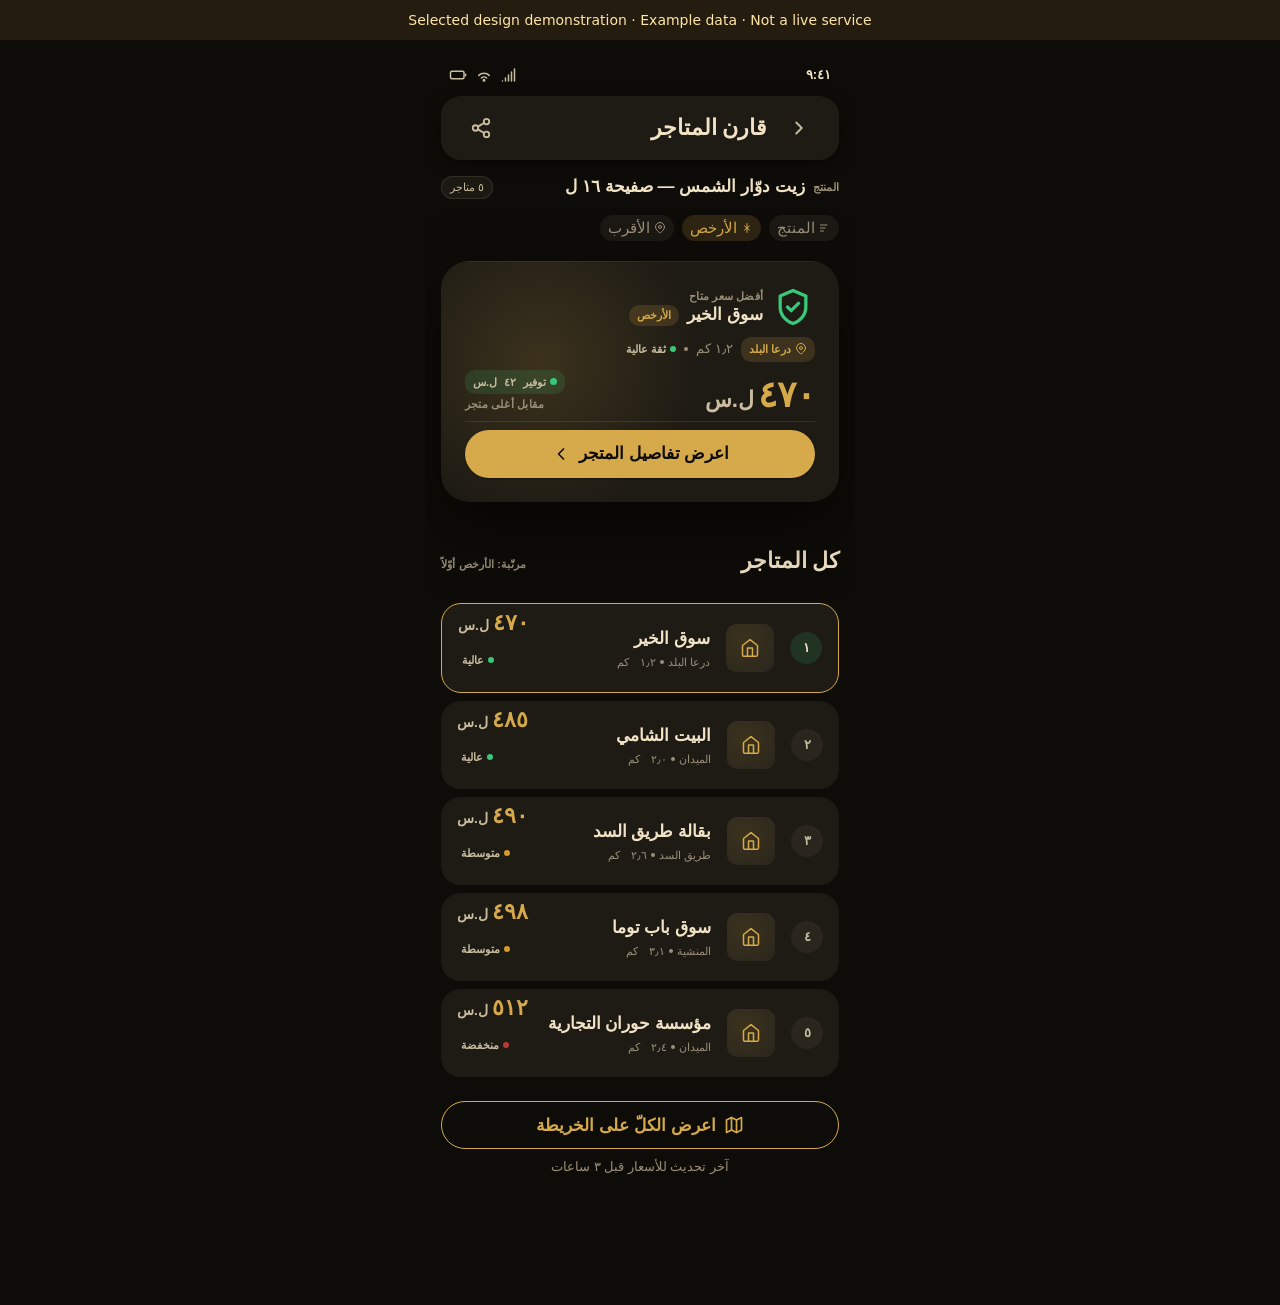
<file: design/screens/store_compare.html>
<!DOCTYPE html>

<html lang="ar" dir="rtl" data-theme="dark" class="tier-rich">
<head>
<meta charset="UTF-8">
<link rel="icon" href="data:,">
<meta name="viewport" content="width=device-width, initial-scale=1.0">
<title>مقارنة المتاجر — نِبراس</title>
<script>(function(){try{var p=new URLSearchParams(location.search),d=document.documentElement;var t=p.get('tier'),th=p.get('theme'),l=p.get('lang');if(t){d.className='tier-'+t;}if(th){d.setAttribute('data-theme',th);}if(l){d.setAttribute('lang',l);d.setAttribute('dir',l==='en'?'ltr':'rtl');}}catch(e){}})();</script>

<link rel="stylesheet" href="../lib/fonts.css">
<link rel="stylesheet" href="../material_tokens.css">
<link rel="stylesheet" href="../material_components.css">
<link rel="stylesheet" href="../material_screens.css">
<link rel="stylesheet" href="../material_motion.css">
<script src="../lib/switcher.js" defer></script>
<style>
  /* تخطيط ثانوي محلّي فقط — var() حصراً، لا hex خام */
  .sc-pad{ padding-inline:var(--space-md); }
  .sc-sub{ margin:var(--space-md) var(--space-md) 0; display:flex; align-items:center; gap:var(--space-sm); flex-wrap:wrap; min-width:0; }
  .sc-sub .t-title-md{ flex:1 1 auto; min-width:0; overflow:hidden; text-overflow:ellipsis; white-space:nowrap; }
  .sc-chips{ display:flex; gap:var(--space-sm); overflow-x:auto; padding:var(--space-md) var(--space-md) var(--space-xs); }
  .sc-chip-btn{ border:0; cursor:pointer; flex-shrink:0; font:inherit; }
  .sc-best{ margin:var(--space-md) var(--space-md) 0; }
  .sc-best__head{ display:flex; align-items:center; gap:var(--space-sm); margin-bottom:var(--space-sm); }
  /* شعلتان canon (موثوقية/تحقّق) — 44px لضمان هدف اللمس */
  .sc-best__shield{ width:44px; height:44px; flex-shrink:0; color:var(--status-trust); }
  .sc-best__store{ display:flex; align-items:center; gap:var(--space-sm); flex-wrap:wrap; }
  .sc-best__price-row{ display:flex; align-items:flex-end; justify-content:space-between; gap:var(--space-md); margin-top:var(--space-sm); flex-wrap:wrap; }
  .sc-best__save{ display:flex; flex-direction:column; align-items:flex-end; gap:2px; }
  .sc-list{ margin:var(--space-lg) var(--space-md) 0; }
  /* لا gap هنا — store-row+store-row في material_components.css تتكفّل بالمسافة */
  .sc-list__rows{ display:flex; flex-direction:column; }
  .sc-rank{ width:32px; height:32px; flex-shrink:0; display:inline-flex; align-items:center; justify-content:center;
    border-radius:var(--radius-pill); background:var(--bg-input); color:var(--ink-secondary);
    font-family:var(--font-ar-display); font-weight:900; font-size:var(--type-caption-size); font-variant-numeric:tabular-nums; }
  .store-row--cheapest .sc-rank{ background:var(--status-trust-tint); color:var(--ink-primary); }
  .sc-row-meta{ display:flex; align-items:center; gap:var(--space-xs); flex-wrap:wrap; }
  /* هدف لمس لـconfidence-mini (tabindex=0) */
  .store-row .confidence-mini{ min-height:var(--tap-min); padding-inline:var(--space-xs); display:inline-flex; align-items:center; }
  /* تذييل: مسافة أسفل كافية لمنع القطع */
  .sc-foot{ margin:var(--space-lg) var(--space-md) 0; padding-block-end:var(--space-xl); }
</style>
</head>
<body><aside style="padding:12px;background:#241c0f;color:#ffe5a7;text-align:center;font:14px system-ui">Selected design demonstration · Example data · Not a live service</aside>
<div class="app-frame app-frame--tall mo-page">

  
  <div class="status-bar">
    <span class="status-bar__time bidi-num">٩:٤١</span>
    <span class="status-bar__icons" aria-hidden="true">
      <svg viewBox="0 0 24 24" fill="none" stroke="currentColor" stroke-width="2" stroke-linecap="round" stroke-linejoin="round"><path d="M2 20h.01M6 20v-4M10 20V12M14 20V8M18 20V4"/></svg>
      <svg viewBox="0 0 24 24" fill="none" stroke="currentColor" stroke-width="2" stroke-linecap="round" stroke-linejoin="round"><path d="M5 12.5a10 10 0 0 1 14 0"/><path d="M8.5 16a5 5 0 0 1 7 0"/><circle cx="12" cy="19" r="1" fill="currentColor"/></svg>
      <svg viewBox="0 0 24 24" fill="none" stroke="currentColor" stroke-width="2" stroke-linecap="round" stroke-linejoin="round"><rect x="2" y="7" width="18" height="10" rx="2"/><path d="M22 11v2"/></svg>
    </span>
  </div>

  
  <div class="app-frame__top">
    <div class="app-topbar surface-solid">
      <button class="icon-btn mo-press icon-flip" aria-label="رجوع" data-ar-label="رجوع" data-en-label="Back">
        <svg viewBox="0 0 24 24" fill="none" stroke="currentColor" stroke-width="2" stroke-linecap="round" stroke-linejoin="round" aria-hidden="true"><path d="M9 6l6 6-6 6"/></svg>
      </button>
      <h1 class="app-topbar__title" data-ar="قارن المتاجر" data-en="Compare stores">قارن المتاجر</h1>
      <span class="app-topbar__spacer"></span>
      <button class="icon-btn mo-press" aria-label="مشاركة المقارنة" data-ar-label="مشاركة المقارنة" data-en-label="Share comparison">
        <svg viewBox="0 0 24 24" fill="none" stroke="currentColor" stroke-width="2" stroke-linecap="round" stroke-linejoin="round" aria-hidden="true"><circle cx="18" cy="5" r="3"/><circle cx="6" cy="12" r="3"/><circle cx="18" cy="19" r="3"/><path d="M8.6 13.5l6.8 4M15.4 6.5l-6.8 4"/></svg>
      </button>
    </div>
  </div>

  
  <div class="sc-sub">
    <span class="t-label" data-ar="المنتج" data-en="Product">المنتج</span>
    <span class="t-title-md" data-ar="زيت دوّار الشمس — صفيحة ١٦ ل" data-en="Sunflower oil — 16 L tin">زيت دوّار الشمس — صفيحة ١٦ ل</span>
    <span class="unit-chip"><span class="bidi-num">٥</span>&nbsp;<span data-ar="متاجر" data-en="stores">متاجر</span></span>
  </div>

  
  <div class="sc-chips" role="group" aria-label="ترتيب المتاجر" data-ar-label="ترتيب المتاجر" data-en-label="Sort stores">
    <button class="tag tag--neutral sc-chip-btn mo-press-sm" aria-pressed="false" data-ar="المنتج" data-en="Product">
      <svg viewBox="0 0 24 24" width="12" height="12" fill="none" stroke="currentColor" stroke-width="2" stroke-linecap="round" stroke-linejoin="round" aria-hidden="true"><path d="M3 6h13M3 12h9M3 18h6"/></svg>
      <span data-ar="المنتج" data-en="Product">المنتج</span>
    </button>
    <button class="tag sc-chip-btn mo-press-sm" aria-pressed="true" data-ar="الأرخص" data-en="Cheapest">
      <svg viewBox="0 0 24 24" width="12" height="12" fill="none" stroke="currentColor" stroke-width="2" stroke-linecap="round" stroke-linejoin="round" aria-hidden="true"><path d="M12 3v18M7 8l10 8"/><path d="M17 8 7 16"/></svg>
      <span data-ar="الأرخص" data-en="Cheapest">الأرخص</span>
    </button>
    <button class="tag tag--neutral sc-chip-btn mo-press-sm" aria-pressed="false" data-ar="الأقرب" data-en="Nearest">
      <svg viewBox="0 0 24 24" width="12" height="12" fill="none" stroke="currentColor" stroke-width="2" stroke-linecap="round" stroke-linejoin="round" aria-hidden="true"><path d="M21 10c0 6-9 12-9 12s-9-6-9-12a9 9 0 0 1 18 0Z"/><circle cx="12" cy="10" r="3"/></svg>
      <span data-ar="الأقرب" data-en="Nearest">الأقرب</span>
    </button>
  </div>

  
  <div class="sc-best">
    <div class="card--lg hero-card mo-scale-in">
      <div class="sc-best__head">
        <svg class="sc-best__shield mo-pulse-trust" viewBox="0 0 24 24" fill="none" stroke="currentColor" stroke-width="1.8" stroke-linecap="round" stroke-linejoin="round" aria-hidden="true"><path d="M12 3l7 3v6c0 4.2-2.9 7.6-7 9-4.1-1.4-7-4.8-7-9V6l7-3Z"/><path d="m9 12 2 2 4-4"/></svg>
        <div>
          <div class="t-label" data-ar="أفضل سعر متاح" data-en="Best price available">أفضل سعر متاح</div>
          <div class="sc-best__store">
            <span class="t-title-md" data-ar="سوق الخير" data-en="Souq al-Khair">سوق الخير</span>
            <span class="tag" data-ar="الأرخص" data-en="Cheapest">الأرخص</span>
          </div>
        </div>
      </div>

      <div class="row" style="gap:var(--space-sm); color:var(--ink-tertiary)">
        <span class="region-badge">
          <svg viewBox="0 0 24 24" fill="none" stroke="currentColor" stroke-width="2" stroke-linecap="round" stroke-linejoin="round" aria-hidden="true"><path d="M21 10c0 6-9 12-9 12s-9-6-9-12a9 9 0 0 1 18 0Z"/><circle cx="12" cy="10" r="3"/></svg>
          <span data-ar="درعا البلد" data-en="Daraa al-Balad">درعا البلد</span>
        </span>
        <span class="t-caption"><span class="bidi-num">١٫٢</span>&nbsp;<span data-ar="كم" data-en="km">كم</span></span>
        <span class="dot-sep" aria-hidden="true"></span>
        <span class="confidence-mini" tabindex="0">
          <span class="confidence-mini__dot"></span>
          <span data-ar="ثقة عالية" data-en="High trust">ثقة عالية</span>
        </span>
      </div>

      <div class="sc-best__price-row">
        <div class="price price--lg" data-demo="1" aria-label="٤٧٠ ل.س" data-ar-label="٤٧٠ ل.س" data-en-label="470 SYP">
          <span class="price__value bidi-num">٤٧٠</span>
          <span class="price__unit" data-ar="ل.س" data-en="SYP">ل.س</span>
        </div>
        <div class="sc-best__save">
          <span class="freshness-chip" data-ar="توفير ٤٢ ل.س" data-en="Save 42 SYP">توفير&nbsp;<span class="bidi-num">٤٢</span>&nbsp;ل.س</span>
          <span class="t-label" data-ar="مقابل أغلى متجر" data-en="vs. priciest store">مقابل أغلى متجر</span>
        </div>
      </div>

      <hr class="hairline">

      <button class="btn btn--primary btn--block mo-press" data-ar="اعرض تفاصيل المتجر" data-en="View store details">
        <span data-ar="اعرض تفاصيل المتجر" data-en="View store details">اعرض تفاصيل المتجر</span>
        <svg class="btn__icon" viewBox="0 0 24 24" fill="none" stroke="currentColor" stroke-width="2" stroke-linecap="round" stroke-linejoin="round" aria-hidden="true"><path d="M15 6l-6 6 6 6"/></svg>
      </button>
    </div>
  </div>

  
  <div class="sc-list">
    <div class="section-head" style="margin-bottom:var(--space-sm)">
      <h2 class="section-head__title" data-ar="كل المتاجر" data-en="All stores">كل المتاجر</h2>
      <span class="t-label" data-ar="مرتّبة: الأرخص أوّلاً" data-en="Sorted: cheapest first">مرتّبة: الأرخص أوّلاً</span>
    </div>

    <div class="sc-list__rows mo-stagger">

      
      <div class="store-row store-row--cheapest" aria-label="سوق الخير — ٤٧٠ ل.س — الأرخص" data-ar-label="سوق الخير — ٤٧٠ ل.س — الأرخص" data-en-label="Souq al-Khair — 470 SYP — Cheapest">
        <span class="sc-rank bidi-num" aria-hidden="true">١</span>
        <div class="store-row__thumb" aria-hidden="true">
          <svg viewBox="0 0 24 24" fill="none" stroke="currentColor" stroke-width="1.8" stroke-linecap="round" stroke-linejoin="round" width="20" height="20"><path d="M3 9l9-7 9 7v11a2 2 0 0 1-2 2H5a2 2 0 0 1-2-2z"/><polyline points="9 22 9 12 15 12 15 22"/></svg>
        </div>
        <div class="store-row__body">
          <span class="store-row__name" data-ar="سوق الخير" data-en="Souq al-Khair">سوق الخير</span>
          <span class="store-row__meta sc-row-meta">
            <span data-ar="درعا البلد" data-en="Daraa al-Balad">درعا البلد</span>
            <span class="dot-sep" aria-hidden="true"></span>
            <span class="bidi-num">١٫٢</span>&nbsp;<span data-ar="كم" data-en="km">كم</span>
          </span>
        </div>
        <div class="store-row__trailing">
          <span class="price price--md" aria-label="٤٧٠ ل.س" data-ar-label="٤٧٠ ل.س" data-en-label="470 SYP">
            <span class="price__value bidi-num">٤٧٠</span>
            <span class="price__unit" data-ar="ل.س" data-en="SYP">ل.س</span>
          </span>
          <span class="confidence-mini" tabindex="0">
            <span class="confidence-mini__dot"></span>
            <span data-ar="عالية" data-en="High">عالية</span>
          </span>
        </div>
      </div>

      
      <div class="store-row" aria-label="البيت الشامي — ٤٨٥ ل.س" data-ar-label="البيت الشامي — ٤٨٥ ل.س" data-en-label="Al-Bayt al-Shami — 485 SYP">
        <span class="sc-rank bidi-num" aria-hidden="true">٢</span>
        <div class="store-row__thumb" aria-hidden="true">
          <svg viewBox="0 0 24 24" fill="none" stroke="currentColor" stroke-width="1.8" stroke-linecap="round" stroke-linejoin="round" width="20" height="20"><path d="M3 9l9-7 9 7v11a2 2 0 0 1-2 2H5a2 2 0 0 1-2-2z"/><polyline points="9 22 9 12 15 12 15 22"/></svg>
        </div>
        <div class="store-row__body">
          <span class="store-row__name" data-ar="البيت الشامي" data-en="Al-Bayt al-Shami">البيت الشامي</span>
          <span class="store-row__meta sc-row-meta">
            <span data-ar="الميدان" data-en="Al-Maydan">الميدان</span>
            <span class="dot-sep" aria-hidden="true"></span>
            <span class="bidi-num">٢٫٠</span>&nbsp;<span data-ar="كم" data-en="km">كم</span>
          </span>
        </div>
        <div class="store-row__trailing">
          <span class="price price--md" aria-label="٤٨٥ ل.س" data-ar-label="٤٨٥ ل.س" data-en-label="485 SYP">
            <span class="price__value bidi-num">٤٨٥</span>
            <span class="price__unit" data-ar="ل.س" data-en="SYP">ل.س</span>
          </span>
          <span class="confidence-mini" tabindex="0">
            <span class="confidence-mini__dot"></span>
            <span data-ar="عالية" data-en="High">عالية</span>
          </span>
        </div>
      </div>

      
      <div class="store-row" aria-label="بقالة طريق السد — ٤٩٠ ل.س" data-ar-label="بقالة طريق السد — ٤٩٠ ل.س" data-en-label="Al-Sadd Road Grocery — 490 SYP">
        <span class="sc-rank bidi-num" aria-hidden="true">٣</span>
        <div class="store-row__thumb" aria-hidden="true">
          <svg viewBox="0 0 24 24" fill="none" stroke="currentColor" stroke-width="1.8" stroke-linecap="round" stroke-linejoin="round" width="20" height="20"><path d="M3 9l9-7 9 7v11a2 2 0 0 1-2 2H5a2 2 0 0 1-2-2z"/><polyline points="9 22 9 12 15 12 15 22"/></svg>
        </div>
        <div class="store-row__body">
          <span class="store-row__name" data-ar="بقالة طريق السد" data-en="Al-Sadd Road Grocery">بقالة طريق السد</span>
          <span class="store-row__meta sc-row-meta">
            <span data-ar="طريق السد" data-en="Al-Sadd Road">طريق السد</span>
            <span class="dot-sep" aria-hidden="true"></span>
            <span class="bidi-num">٢٫٦</span>&nbsp;<span data-ar="كم" data-en="km">كم</span>
          </span>
        </div>
        <div class="store-row__trailing">
          <span class="price price--md" aria-label="٤٩٠ ل.س" data-ar-label="٤٩٠ ل.س" data-en-label="490 SYP">
            <span class="price__value bidi-num">٤٩٠</span>
            <span class="price__unit" data-ar="ل.س" data-en="SYP">ل.س</span>
          </span>
          <span class="confidence-mini confidence-mini--medium" tabindex="0">
            <span class="confidence-mini__dot"></span>
            <span data-ar="متوسطة" data-en="Medium">متوسطة</span>
          </span>
        </div>
      </div>

      
      <div class="store-row" aria-label="سوق باب توما — ٤٩٨ ل.س" data-ar-label="سوق باب توما — ٤٩٨ ل.س" data-en-label="Bab Touma Market — 498 SYP">
        <span class="sc-rank bidi-num" aria-hidden="true">٤</span>
        <div class="store-row__thumb" aria-hidden="true">
          <svg viewBox="0 0 24 24" fill="none" stroke="currentColor" stroke-width="1.8" stroke-linecap="round" stroke-linejoin="round" width="20" height="20"><path d="M3 9l9-7 9 7v11a2 2 0 0 1-2 2H5a2 2 0 0 1-2-2z"/><polyline points="9 22 9 12 15 12 15 22"/></svg>
        </div>
        <div class="store-row__body">
          <span class="store-row__name" data-ar="سوق باب توما" data-en="Bab Touma Market">سوق باب توما</span>
          <span class="store-row__meta sc-row-meta">
            <span data-ar="المنشية" data-en="Al-Manshiya">المنشية</span>
            <span class="dot-sep" aria-hidden="true"></span>
            <span class="bidi-num">٣٫١</span>&nbsp;<span data-ar="كم" data-en="km">كم</span>
          </span>
        </div>
        <div class="store-row__trailing">
          <span class="price price--md" aria-label="٤٩٨ ل.س" data-ar-label="٤٩٨ ل.س" data-en-label="498 SYP">
            <span class="price__value bidi-num">٤٩٨</span>
            <span class="price__unit" data-ar="ل.س" data-en="SYP">ل.س</span>
          </span>
          <span class="confidence-mini confidence-mini--medium" tabindex="0">
            <span class="confidence-mini__dot"></span>
            <span data-ar="متوسطة" data-en="Medium">متوسطة</span>
          </span>
        </div>
      </div>

      
      <div class="store-row" aria-label="مؤسسة حوران التجارية — ٥١٢ ل.س" data-ar-label="مؤسسة حوران التجارية — ٥١٢ ل.س" data-en-label="Houran Trading Co. — 512 SYP">
        <span class="sc-rank bidi-num" aria-hidden="true">٥</span>
        <div class="store-row__thumb" aria-hidden="true">
          <svg viewBox="0 0 24 24" fill="none" stroke="currentColor" stroke-width="1.8" stroke-linecap="round" stroke-linejoin="round" width="20" height="20"><path d="M3 9l9-7 9 7v11a2 2 0 0 1-2 2H5a2 2 0 0 1-2-2z"/><polyline points="9 22 9 12 15 12 15 22"/></svg>
        </div>
        <div class="store-row__body">
          <span class="store-row__name" data-ar="مؤسسة حوران التجارية" data-en="Houran Trading Co.">مؤسسة حوران التجارية</span>
          <span class="store-row__meta sc-row-meta">
            <span data-ar="الميدان" data-en="Al-Maydan">الميدان</span>
            <span class="dot-sep" aria-hidden="true"></span>
            <span class="bidi-num">٢٫٤</span>&nbsp;<span data-ar="كم" data-en="km">كم</span>
          </span>
        </div>
        <div class="store-row__trailing">
          <span class="price price--md" aria-label="٥١٢ ل.س" data-ar-label="٥١٢ ل.س" data-en-label="512 SYP">
            <span class="price__value bidi-num">٥١٢</span>
            <span class="price__unit" data-ar="ل.س" data-en="SYP">ل.س</span>
          </span>
          <span class="confidence-mini confidence-mini--low" tabindex="0">
            <span class="confidence-mini__dot"></span>
            <span data-ar="منخفضة" data-en="Low">منخفضة</span>
          </span>
        </div>
      </div>

    </div>
  </div>

  
  <div class="sc-foot">
    <button class="btn btn--secondary btn--block mo-press" data-ar="اعرض الكلّ على الخريطة" data-en="Show all on map">
      <svg class="btn__icon" viewBox="0 0 24 24" fill="none" stroke="currentColor" stroke-width="2" stroke-linecap="round" stroke-linejoin="round" aria-hidden="true"><path d="M9 3 3 6v15l6-3 6 3 6-3V3l-6 3-6-3Z"/><path d="M9 3v15M15 6v15"/></svg>
      <span data-ar="اعرض الكلّ على الخريطة" data-en="Show all on map">اعرض الكلّ على الخريطة</span>
    </button>
    <p class="hero-card__source" style="text-align:center; margin:var(--space-sm) 0 0">
      <span data-ar="آخر تحديث للأسعار قبل" data-en="Prices updated">آخر تحديث للأسعار قبل</span>&nbsp;<span class="bidi-num">٣</span>&nbsp;<span data-ar="ساعات" data-en="hours ago">ساعات</span>
    </p>
  </div>

</div>
</body>
</html>
</file>
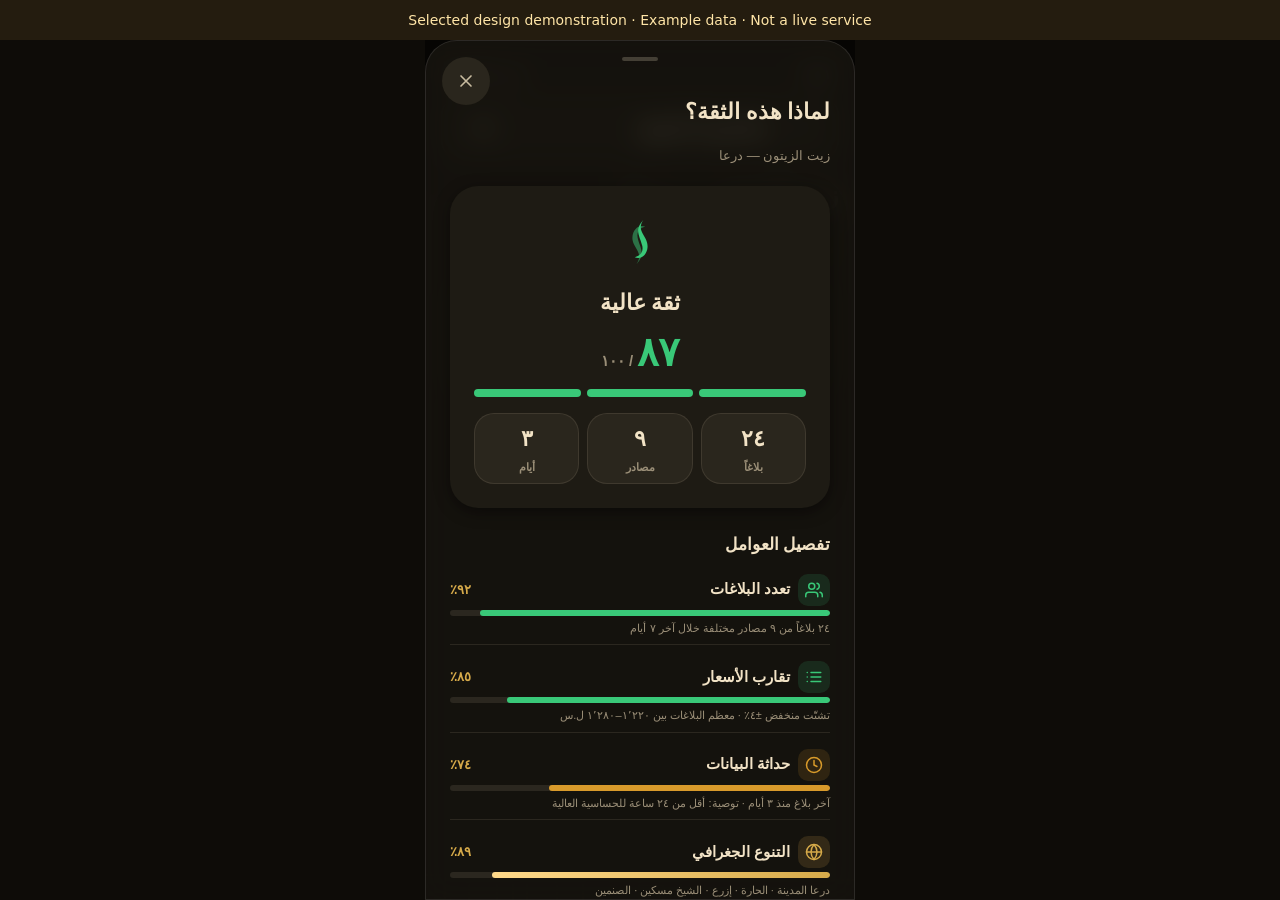
<file: design/screens/trust_transparency.html>
<!DOCTYPE html>

<html lang="ar" dir="rtl" data-theme="dark" class="tier-rich">
<head>
<meta charset="UTF-8">
<link rel="icon" href="data:,">
<meta name="viewport" content="width=device-width, initial-scale=1.0">
<title>شفافية الثقة — نِبراس</title>
<script>(function(){try{var p=new URLSearchParams(location.search),d=document.documentElement;var t=p.get('tier'),th=p.get('theme'),l=p.get('lang');if(t){d.className='tier-'+t;}if(th){d.setAttribute('data-theme',th);}if(l){d.setAttribute('lang',l);d.setAttribute('dir',l==='en'?'ltr':'rtl');}}catch(e){}})();</script>

<link rel="stylesheet" href="../lib/fonts.css">
<link rel="stylesheet" href="../material_tokens.css">
<link rel="stylesheet" href="../material_components.css">
<link rel="stylesheet" href="../material_screens.css">
<link rel="stylesheet" href="../material_motion.css">
<script src="../lib/switcher.js" defer></script>
<style>
  /* ── محليّ: تخطيط ورقة شفافية الثقة — أدوار var() فقط، صفر hex خام ── */

  /* بطاقة الثقة الرئيسية: تعيد استخدام .trust-level مع إضافة صف قيمة */
  .tt-trust-card {
    display: flex;
    flex-direction: column;
    align-items: center;
    gap: var(--space-md);
    padding: var(--space-lg);
    background: var(--bg-card);
    border-radius: var(--radius-lg);
    box-shadow: var(--elev-2);
    text-align: center;
  }
  .tt-shield-wrap {
    position: relative;
    width: 64px;
    height: 64px;
    display: flex;
    align-items: center;
    justify-content: center;
  }
  .tt-shield-wrap svg {
    width: 56px;
    height: 56px;
    display: block;
  }
  .tt-shield--high  { color: var(--status-trust); }
  .tt-shield--medium{ color: var(--status-warn); }
  .tt-shield--low   { color: var(--status-danger); }

  .tt-level-label {
    font-family: var(--font-ar-brand);
    font-size: var(--type-title-large-size);
    font-weight: 700;
    color: var(--ink-primary);
    line-height: 1.2;
  }
  .tt-score-row {
    display: flex;
    align-items: baseline;
    justify-content: center;
    gap: var(--space-xs);
  }
  .tt-score-value {
    font-family: var(--font-ar-display);
    font-weight: 900;
    font-size: 40px;
    color: var(--status-trust);
    line-height: 1;
    font-variant-numeric: tabular-nums;
  }
  .tt-score-denom {
    font-family: var(--font-ar-body);
    font-size: var(--type-body-size);
    font-weight: 600;
    color: var(--ink-tertiary);
  }
  /* شريط أجزاء الثقة الثلاثة */
  .tt-seg-bar {
    display: flex;
    gap: 6px;
    width: 100%;
  }
  .tt-seg {
    flex: 1;
    height: 8px;
    border-radius: var(--radius-pill);
    background: var(--line-hairline);
  }
  .tt-seg.is-on { background: var(--status-trust); }

  /* ملخّص سريع: عداد مصادر + بلاغات */
  .tt-summary-row {
    display: flex;
    gap: var(--space-sm);
    width: 100%;
  }
  .tt-summary-item {
    flex: 1;
    display: flex;
    flex-direction: column;
    align-items: center;
    gap: 4px;
    padding: var(--space-sm);
    background: var(--bg-elevated);
    border-radius: var(--radius-md);
    border: 1px solid var(--line-hairline);
  }
  .tt-summary-item__num {
    font-family: var(--font-ar-display);
    font-weight: 900;
    font-size: 22px;
    color: var(--ink-primary);
    font-variant-numeric: tabular-nums;
  }
  .tt-summary-item__label {
    font-family: var(--font-ar-body);
    font-size: var(--type-label-size);
    font-weight: 600;
    color: var(--ink-tertiary);
    text-align: center;
  }

  /* ── قسم المنهجية (trust-method صفوف + بارات) ── */
  .tt-methods-section {
    display: flex;
    flex-direction: column;
    gap: var(--space-sm);
    margin-block-start: var(--space-xs);
  }
  .tt-section-label {
    font-family: var(--font-ar-brand);
    font-size: var(--type-title-medium-size);
    font-weight: 700;
    color: var(--ink-primary);
    margin-block-end: var(--space-sm);
  }
  /* trust-method موسّع: يُضاف صفّ تفصيلي بعد الشريط */
  .tt-method {
    padding: var(--space-sm) 0;
    border-block-end: 1px solid var(--line-hairline);
  }
  .tt-method:last-child { border-block-end: none; }
  .tt-method__head {
    display: flex;
    align-items: center;
    justify-content: space-between;
    gap: var(--space-sm);
    margin-block-end: var(--space-xs);
  }
  .tt-method__icon-label {
    display: flex;
    align-items: center;
    gap: var(--space-sm);
  }
  .tt-method__icon {
    width: 32px;
    height: 32px;
    border-radius: var(--radius-sm);
    background: var(--bg-elevated);
    display: flex;
    align-items: center;
    justify-content: center;
    color: var(--ink-secondary);
    flex-shrink: 0;
  }
  .tt-method__icon svg { width: 18px; height: 18px; }
  .tt-method__icon--high { background: var(--status-trust-tint); color: var(--status-trust); }
  .tt-method__icon--medium { background: var(--status-warn-tint); color: var(--status-warn); }
  .tt-method__icon--neutral { background: var(--accent-brand-tint); color: var(--accent-brand); }

  .tt-method__name {
    font-family: var(--font-ar-body);
    font-size: var(--type-body-size);
    font-weight: 600;
    color: var(--ink-primary);
  }
  .tt-method__pct {
    font-family: var(--font-ar-body);
    font-size: var(--type-caption-size);
    font-weight: 700;
    color: var(--accent-brand);
    font-variant-numeric: tabular-nums;
    white-space: nowrap;
  }
  .tt-method__bar-track {
    height: 6px;
    background: var(--line-hairline);
    border-radius: var(--radius-pill);
    overflow: hidden;
    margin-block-end: var(--space-xs);
  }
  .tt-method__bar-fill {
    height: 100%;
    background: linear-gradient(to left, var(--accent-brand), var(--accent-brand-hover, var(--accent-brand)));
    border-radius: var(--radius-pill);
  }
  .tt-method__bar-fill--high {
    background: linear-gradient(to left, var(--status-trust), var(--status-trust));
  }
  .tt-method__bar-fill--medium {
    background: linear-gradient(to left, var(--status-warn), var(--status-warn));
  }
  .tt-method__detail {
    font-family: var(--font-ar-body);
    font-size: var(--type-label-size);
    font-weight: 500;
    color: var(--ink-tertiary);
    font-variant-numeric: tabular-nums;
  }

  /* ── sparkline حداثة البيانات ── */
  .tt-freshness-section {
    display: flex;
    flex-direction: column;
    gap: var(--space-sm);
    margin-block-start: var(--space-xs);
  }
  .tt-freshness-head {
    display: flex;
    align-items: center;
    justify-content: space-between;
    gap: var(--space-sm);
    flex-wrap: wrap;
  }
  .tt-freshness-label {
    font-family: var(--font-ar-brand);
    font-size: var(--type-title-medium-size);
    font-weight: 700;
    color: var(--ink-primary);
  }
  /* الـsparkline يعيد استخدام .sparkline + svg من نظام المكوّنات */
  .tt-spark-caption {
    display: flex;
    justify-content: space-between;
    font-family: var(--font-ar-body);
    font-size: var(--type-label-size);
    color: var(--ink-tertiary);
    font-variant-numeric: tabular-nums;
  }

  /* ── جملة المنهجية ── */
  .tt-methodology-box {
    background: var(--bg-elevated);
    border-radius: var(--radius-md);
    border: 1px solid var(--line-hairline);
    padding: var(--space-md);
    margin-block-start: var(--space-xs);
  }
  .tt-methodology-box__icon-row {
    display: flex;
    align-items: center;
    gap: var(--space-sm);
    margin-block-end: var(--space-sm);
  }
  .tt-methodology-box__icon {
    width: 36px;
    height: 36px;
    border-radius: var(--radius-pill);
    background: var(--accent-brand-tint);
    color: var(--accent-brand);
    display: flex;
    align-items: center;
    justify-content: center;
    flex-shrink: 0;
  }
  .tt-methodology-box__icon svg { width: 20px; height: 20px; }
  .tt-methodology-box__title {
    font-family: var(--font-ar-body);
    font-size: var(--type-body-size);
    font-weight: 700;
    color: var(--ink-primary);
  }
  .tt-methodology-box__text {
    font-family: var(--font-ar-body);
    font-size: var(--type-caption-size);
    font-weight: 500;
    color: var(--ink-secondary);
    line-height: 1.7;
  }

  /* ── زر الإغلاق ── */
  .tt-close-btn {
    position: absolute;
    inset-block-start: var(--space-md);
    inset-inline-end: var(--space-md);
    width: var(--tap-min);
    height: var(--tap-min);
    border: 0;
    border-radius: var(--radius-pill);
    background: var(--bg-elevated);
    color: var(--ink-secondary);
    display: flex;
    align-items: center;
    justify-content: center;
    cursor: pointer;
    transition: background var(--dur-fast) var(--curve-standard),
                color var(--dur-fast) var(--curve-standard);
    z-index: 2;
  }
  .tt-close-btn:hover { background: var(--state-hover); color: var(--ink-primary); }
  .tt-close-btn:focus-visible {
    outline: var(--focus-ring-width) solid var(--accent-brand);
    outline-offset: var(--focus-ring-offset);
  }
  .tt-close-btn svg { width: 20px; height: 20px; }

  /* ── الخلفية المرجعية خلف الورقة (شاشة تفاصيل المنتج مخففة) ── */
  .tt-backdrop {
    padding: var(--space-md);
    display: flex;
    flex-direction: column;
    gap: var(--space-md);
    opacity: .45;
    pointer-events: none;
    user-select: none;
    overflow: hidden;
    flex: 1;
  }
  .tt-backdrop__title {
    font-family: var(--font-ar-brand);
    font-size: 26px;
    font-weight: 700;
    color: var(--ink-primary);
  }
  .tt-backdrop__price-row {
    display: flex;
    align-items: baseline;
    gap: var(--space-sm);
  }

  /* موتيف درعا/حوران الخافت خلف المحتوى (تزييني فقط) */
  .tt-motif {
    position: absolute;
    inset-block-end: 0;
    inset-inline: 0;
    height: 80px;
    color: var(--accent-brand);
    opacity: .08;
    pointer-events: none;
    z-index: 0;
  }
  .tt-motif svg { width: 100%; height: 100%; display: block; }
</style>
</head>
<body><aside style="padding:12px;background:#241c0f;color:#ffe5a7;text-align:center;font:14px system-ui">Selected design demonstration · Example data · Not a live service</aside>
<div class="app-frame app-frame--tall">

  
  <div class="status-bar">
    <span class="status-bar__time bidi-num" aria-hidden="true">٩:٤١</span>
    <span class="status-bar__icons" aria-hidden="true">
      
      <svg viewBox="0 0 24 24" fill="none" stroke="currentColor" stroke-width="2" stroke-linecap="round" stroke-linejoin="round"><path d="M2 20h.01M7 20v-4M12 20v-8M17 20V8M22 4v16"/></svg>
      
      <svg viewBox="0 0 24 24" fill="none" stroke="currentColor" stroke-width="2" stroke-linecap="round" stroke-linejoin="round"><path d="M5 12.55a11 11 0 0 1 14.08 0M1.42 9a16 16 0 0 1 21.16 0M8.53 16.11a6 6 0 0 1 6.95 0M12 20h.01"/></svg>
      
      <svg viewBox="0 0 24 24" fill="none" stroke="currentColor" stroke-width="2" stroke-linecap="round" stroke-linejoin="round"><rect x="1" y="6" width="18" height="12" rx="2"/><path d="M23 13v-2"/></svg>
    </span>
  </div>

  
  <div class="app-frame__top">
    <div class="app-topbar glass" role="banner">
      <button class="icon-btn icon-flip" aria-label="رجوع" data-ar-label="رجوع" data-en-label="Back" data-ar="رجوع" data-en="Back">
        <svg viewBox="0 0 24 24" fill="none" stroke="currentColor" stroke-width="2" stroke-linecap="round" stroke-linejoin="round" aria-hidden="true"><path d="M9 18l6-6-6-6"/></svg>
      </button>
      <h1 class="app-topbar__title" data-ar="تفاصيل المنتج" data-en="Product details">تفاصيل المنتج</h1>
      <span class="app-topbar__spacer"></span>
      <button class="icon-btn" aria-label="مشاركة" data-ar-label="مشاركة" data-en-label="Share" data-ar="مشاركة" data-en="Share">
        <svg viewBox="0 0 24 24" fill="none" stroke="currentColor" stroke-width="2" stroke-linecap="round" stroke-linejoin="round" aria-hidden="true"><circle cx="18" cy="5" r="3"/><circle cx="6" cy="12" r="3"/><circle cx="18" cy="19" r="3"/><path d="M8.59 13.51l6.83 3.98M15.41 6.51l-6.82 3.98"/></svg>
      </button>
    </div>
  </div>

  
  <div class="tt-backdrop" aria-hidden="true">
    
    <span class="tt-motif">
      <svg viewBox="0 0 430 80" fill="none" stroke="currentColor" stroke-width="1.5" stroke-linecap="round" stroke-linejoin="round" preserveAspectRatio="none">
        <path d="M0 80V55h20v25M20 58h24v22M44 64h28v16M72 48h16v32"/>
        <path d="M88 80V36c0-9 7-13 7-13s7 4 7 13v44"/>
        <path d="M92 22v-7M95 19h-6"/>
        <path d="M102 80V53h30v27M132 61h26v19"/>
        <path d="M158 80V50a14 14 0 0 1 28 0v30"/>
        <path d="M186 57h28v23M214 65h24v15M238 46h18v34"/>
        <path d="M256 80V52a12 12 0 0 1 24 0v28"/>
        <path d="M280 62h24v18M304 54h22v26M326 68h28v12M354 60h76v20"/>
      </svg>
    </span>
    <div class="tt-backdrop__title" data-ar="زيت الزيتون — درعا" data-en="Olive Oil — Daraa">زيت الزيتون — درعا</div>
    <div class="tt-backdrop__price-row">
      <span class="price price--lg"><span class="price__value" data-num="١٢٥٬٠٠٠">١٢٥٬٠٠٠</span><span class="price__unit" data-ar="ل.س" data-en="SYP">ل.س</span></span>
      <span class="avail-chip avail-chip--high"><span class="avail-chip__dot"></span><span data-ar="متوفّر" data-en="Available">متوفّر</span></span>
    </div>
    <div class="card">
      <div class="t-caption" style="margin-block-end:var(--space-sm)" data-ar="آخر ٣٠ يوماً" data-en="Last 30 days">آخر ٣٠ يوماً</div>
      <div class="sparkline" aria-hidden="true">
        <svg viewBox="0 0 340 48" fill="none" preserveAspectRatio="none">
          <polyline points="0,38 40,36 80,30 120,34 160,22 200,24 240,18 280,20 340,14"
            stroke="var(--accent-brand)" stroke-width="2" stroke-linecap="round" stroke-linejoin="round" fill="none"/>
          <polyline points="0,38 40,36 80,30 120,34 160,22 200,24 240,18 280,20 340,14 340,48 0,48"
            fill="url(#tt-spark-grad-bg)" stroke="none"/>
          <defs>
            <linearGradient id="tt-spark-grad-bg" x1="0" y1="0" x2="0" y2="1">
              <stop offset="0%" stop-color="var(--accent-brand)" stop-opacity=".18"/>
              <stop offset="100%" stop-color="var(--accent-brand)" stop-opacity="0"/>
            </linearGradient>
          </defs>
        </svg>
      </div>
    </div>
  </div>

  
  <div class="sheet-host" role="dialog" aria-modal="true" aria-labelledby="tt-sheet-title">

    
    <div class="scrim" aria-hidden="true"></div>

    
    <div class="sheet glass mo-slide-up" role="document">
      
      <div class="sheet__handle" aria-hidden="true"></div>

      
      <button class="tt-close-btn mo-press" aria-label="إغلاق" data-ar-label="إغلاق" data-en-label="Close" data-ar="إغلاق" data-en="Close">
        <svg viewBox="0 0 24 24" fill="none" stroke="currentColor" stroke-width="2" stroke-linecap="round" stroke-linejoin="round" aria-hidden="true">
          <path d="M18 6L6 18M6 6l12 12"/>
        </svg>
      </button>

      
      <div class="sheet__head">
        <div>
          <h2 id="tt-sheet-title" class="sheet__title" data-ar="لماذا هذه الثقة؟" data-en="Why this trust score?">لماذا هذه الثقة؟</h2>
          <p class="t-caption" style="margin-block-start:2px" data-ar="زيت الزيتون — درعا" data-en="Olive Oil — Daraa">زيت الزيتون — درعا</p>
        </div>
      </div>

      
      <div class="tt-trust-card mo-fade-in">
        
        <div class="tt-shield-wrap" aria-hidden="true">
          <svg class="tt-shield--high" viewBox="0 0 24 24" fill="currentColor" aria-hidden="true">
            <path d="M13.5 2.5 C10 7.5,15.5 9.5,15.25 14 C15.1 17.5,12.25 19.75,9.75 18.5 C12 18.1,13.5 16.5,13 13.75 C12.1 9.5,9.25 7,13.5 2.5 Z"/>
            <path d="M10.5 21.5 C14 16.5,8.5 14.5,8.75 10 C8.9 6.5,11.75 4.25,14.25 5.5 C12 5.9,10.5 7.5,11 10.25 C11.9 14.5,14.75 17,10.5 21.5 Z" opacity=".5"/>
          </svg>
        </div>

        <div class="tt-level-label" data-ar="ثقة عالية" data-en="High confidence">ثقة عالية</div>

        
        <div class="tt-score-row">
          <span class="tt-score-value bidi-num" data-num="٨٧" data-ar="٨٧" data-en="87" data-demo="1">٨٧</span>
          <span class="tt-score-denom" data-ar="/ ١٠٠" data-en="/ 100">/ ١٠٠</span>
        </div>

        
        <div class="tt-seg-bar" role="meter" aria-valuenow="87" aria-valuemin="0" aria-valuemax="100" aria-label="مستوى الثقة ٨٧ من ١٠٠" data-ar-label="مستوى الثقة ٨٧ من ١٠٠" data-en-label="Trust level 87 out of 100">
          <div class="tt-seg is-on"></div>
          <div class="tt-seg is-on"></div>
          <div class="tt-seg is-on"></div>
        </div>

        
        <div class="tt-summary-row">
          <div class="tt-summary-item">
            <span class="tt-summary-item__num bidi-num" data-num="٢٤" data-ar="٢٤" data-en="24" data-demo="1">٢٤</span>
            <span class="tt-summary-item__label" data-ar="بلاغاً" data-en="reports">بلاغاً</span>
          </div>
          <div class="tt-summary-item">
            <span class="tt-summary-item__num bidi-num" data-num="٩" data-ar="٩" data-en="9" data-demo="1">٩</span>
            <span class="tt-summary-item__label" data-ar="مصادر" data-en="sources">مصادر</span>
          </div>
          <div class="tt-summary-item">
            <span class="tt-summary-item__num bidi-num" data-num="٣" data-ar="٣" data-en="3" data-demo="1">٣</span>
            <span class="tt-summary-item__label" data-ar="أيام" data-en="days">أيام</span>
          </div>
        </div>
      </div>

      
      <div style="margin-block-start:var(--space-lg)">
        <h3 class="tt-section-label" data-ar="تفصيل العوامل" data-en="Factor breakdown">تفصيل العوامل</h3>

        <div class="tt-methods-section">

          
          <div class="tt-method">
            <div class="tt-method__head">
              <div class="tt-method__icon-label">
                <div class="tt-method__icon tt-method__icon--high" aria-hidden="true">
                  <svg viewBox="0 0 24 24" fill="none" stroke="currentColor" stroke-width="2" stroke-linecap="round" stroke-linejoin="round">
                    <path d="M17 21v-2a4 4 0 0 0-4-4H5a4 4 0 0 0-4 4v2"/>
                    <circle cx="9" cy="7" r="4"/>
                    <path d="M23 21v-2a4 4 0 0 0-3-3.87M16 3.13a4 4 0 0 1 0 7.75"/>
                  </svg>
                </div>
                <span class="tt-method__name" data-ar="تعدد البلاغات" data-en="Multiple reports">تعدد البلاغات</span>
              </div>
              <span class="tt-method__pct" data-ar="٩٢٪" data-en="92%">٩٢٪</span>
            </div>
            <div class="tt-method__bar-track">
              <div class="tt-method__bar-fill tt-method__bar-fill--high" style="width:92%"></div>
            </div>
            <div class="tt-method__detail" data-ar="٢٤ بلاغاً من ٩ مصادر مختلفة خلال آخر ٧ أيام" data-en="24 reports from 9 distinct sources in last 7 days">٢٤ بلاغاً من ٩ مصادر مختلفة خلال آخر ٧ أيام</div>
          </div>

          
          <div class="tt-method">
            <div class="tt-method__head">
              <div class="tt-method__icon-label">
                <div class="tt-method__icon tt-method__icon--high" aria-hidden="true">
                  <svg viewBox="0 0 24 24" fill="none" stroke="currentColor" stroke-width="2" stroke-linecap="round" stroke-linejoin="round">
                    <line x1="8" y1="6" x2="21" y2="6"/>
                    <line x1="8" y1="12" x2="21" y2="12"/>
                    <line x1="8" y1="18" x2="21" y2="18"/>
                    <line x1="3" y1="6" x2="3.01" y2="6"/>
                    <line x1="3" y1="12" x2="3.01" y2="12"/>
                    <line x1="3" y1="18" x2="3.01" y2="18"/>
                  </svg>
                </div>
                <span class="tt-method__name" data-ar="تقارب الأسعار" data-en="Price convergence">تقارب الأسعار</span>
              </div>
              <span class="tt-method__pct" data-ar="٨٥٪" data-en="85%">٨٥٪</span>
            </div>
            <div class="tt-method__bar-track">
              <div class="tt-method__bar-fill tt-method__bar-fill--high" style="width:85%"></div>
            </div>
            <div class="tt-method__detail" data-ar="تشتّت منخفض ±٤٪ · معظم البلاغات بين ١٬٢٢٠–١٬٢٨٠ ل.س" data-en="Low dispersion ±4% · most reports 1,220–1,280 SYP">تشتّت منخفض ±٤٪ · معظم البلاغات بين ١٬٢٢٠–١٬٢٨٠ ل.س</div>
          </div>

          
          <div class="tt-method">
            <div class="tt-method__head">
              <div class="tt-method__icon-label">
                <div class="tt-method__icon tt-method__icon--medium" aria-hidden="true">
                  <svg viewBox="0 0 24 24" fill="none" stroke="currentColor" stroke-width="2" stroke-linecap="round" stroke-linejoin="round">
                    <circle cx="12" cy="12" r="10"/>
                    <polyline points="12 6 12 12 16 14"/>
                  </svg>
                </div>
                <span class="tt-method__name" data-ar="حداثة البيانات" data-en="Data freshness">حداثة البيانات</span>
              </div>
              <span class="tt-method__pct" data-ar="٧٤٪" data-en="74%">٧٤٪</span>
            </div>
            <div class="tt-method__bar-track">
              <div class="tt-method__bar-fill tt-method__bar-fill--medium" style="width:74%"></div>
            </div>
            <div class="tt-method__detail" data-ar="آخر بلاغ منذ ٣ أيام · توصية: أقل من ٢٤ ساعة للحساسية العالية" data-en="Latest report 3 days ago · recommended: under 24h for high-sensitivity items">آخر بلاغ منذ ٣ أيام · توصية: أقل من ٢٤ ساعة للحساسية العالية</div>
          </div>

          
          <div class="tt-method">
            <div class="tt-method__head">
              <div class="tt-method__icon-label">
                <div class="tt-method__icon tt-method__icon--neutral" aria-hidden="true">
                  <svg viewBox="0 0 24 24" fill="none" stroke="currentColor" stroke-width="2" stroke-linecap="round" stroke-linejoin="round">
                    <circle cx="12" cy="12" r="10"/>
                    <line x1="2" y1="12" x2="22" y2="12"/>
                    <path d="M12 2a15.3 15.3 0 0 1 4 10 15.3 15.3 0 0 1-4 10 15.3 15.3 0 0 1-4-10 15.3 15.3 0 0 1 4-10z"/>
                  </svg>
                </div>
                <span class="tt-method__name" data-ar="التنوع الجغرافي" data-en="Geographic diversity">التنوع الجغرافي</span>
              </div>
              <span class="tt-method__pct" data-ar="٨٩٪" data-en="89%">٨٩٪</span>
            </div>
            <div class="tt-method__bar-track">
              <div class="tt-method__bar-fill" style="width:89%"></div>
            </div>
            <div class="tt-method__detail" data-ar="درعا المدينة · الحارة · إزرع · الشيخ مسكين · الصنمين" data-en="Daraa City · Al-Hara · Izraa · Sheikh Meskeen · Al-Sanamayn">درعا المدينة · الحارة · إزرع · الشيخ مسكين · الصنمين</div>
          </div>

        </div>
      </div>

      
      <div class="tt-freshness-section" style="margin-block-start:var(--space-lg)">
        <div class="tt-freshness-head">
          <h3 class="tt-freshness-label" data-ar="نشاط البلاغات (٣٠ يوماً)" data-en="Report activity (30 days)">نشاط البلاغات (٣٠ يوماً)</h3>
          <span class="freshness-chip" data-ar="٣ أيام" data-en="3 days">٣ أيام</span>
        </div>

        
        <div class="sparkline" aria-label="مخطط حداثة البلاغات خلال ٣٠ يوماً" data-ar-label="مخطط حداثة البلاغات خلال ٣٠ يوماً" data-en-label="Report activity chart over 30 days">
          <svg viewBox="0 0 340 48" fill="none" preserveAspectRatio="none">
            <defs>
              <linearGradient id="tt-fresh-grad" x1="0" y1="0" x2="0" y2="1">
                <stop offset="0%" stop-color="var(--status-trust)" stop-opacity=".22"/>
                <stop offset="100%" stop-color="var(--status-trust)" stop-opacity="0"/>
              </linearGradient>
            </defs>
            
            <polyline
              points="0,44 11,40 22,42 34,36 45,38 56,32 68,34 79,28 90,30 102,24 113,26 124,20 136,22 147,18 158,20 170,14 181,16 192,12 204,10 215,14 226,12 238,16 249,18 260,22 272,20 283,16 294,14 306,10 317,14 328,18 340,20"
              stroke="var(--status-trust)" stroke-width="2" stroke-linecap="round" stroke-linejoin="round" fill="none"/>
            <polyline
              points="0,44 11,40 22,42 34,36 45,38 56,32 68,34 79,28 90,30 102,24 113,26 124,20 136,22 147,18 158,20 170,14 181,16 192,12 204,10 215,14 226,12 238,16 249,18 260,22 272,20 283,16 294,14 306,10 317,14 328,18 340,20 340,48 0,48"
              fill="url(#tt-fresh-grad)" stroke="none"/>
            
            <circle cx="306" cy="10" r="4" fill="var(--status-trust)" stroke="var(--bg-card)" stroke-width="2"/>
          </svg>
        </div>
        <div class="tt-spark-caption">
          <span data-ar="اليوم ١" data-en="Day 1">اليوم ١</span>
          <span data-ar="آخر بلاغ: منذ ٣ أيام" data-en="Last report: 3 days ago">آخر بلاغ: منذ ٣ أيام</span>
          <span data-ar="اليوم ٣٠" data-en="Day 30">اليوم ٣٠</span>
        </div>
      </div>

      
      <div class="tt-methodology-box mo-fade-in" style="margin-block-start:var(--space-lg)" role="note">
        <div class="tt-methodology-box__icon-row">
          <div class="tt-methodology-box__icon" aria-hidden="true">
            
            <svg viewBox="0 0 24 24" fill="currentColor" aria-hidden="true">
              <path d="M13.5 3C10 8,15.5 10,15.25 14.5C15.1 18,12.25 20,9.75 18.75C12 18.35,13.5 16.75,13 14C12.1 9.75,9.25 7.25,13.5 3Z"/>
              <path d="M10.5 21C14 16,8.5 14,8.75 9.5C8.9 6,11.75 4,14.25 5.25C12 5.65,10.5 7.25,11 10C11.9 14.25,14.75 16.75,10.5 21Z" opacity=".5"/>
            </svg>
          </div>
          <span class="tt-methodology-box__title" data-ar="كيف يحسب نِبراس الثقة؟" data-en="How does Nibras calculate trust?">كيف يحسب نِبراس الثقة؟</span>
        </div>
        <p class="tt-methodology-box__text" data-ar="تُجمَع البلاغات من مستخدمين موثوقين في منطقة حوران وتُرجَّح بحسب عدد المصادر المستقلة وتشتّت الأسعار المُبلَّغ عنها وحداثتها. الدرجة النهائية مجموع مرجَّح (تعدد ×٣٥٪ + تقارب ×٣٠٪ + حداثة ×٢٠٪ + توزيع جغرافي ×١٥٪). لا تمثّل أيّ طرف تجاري."
            data-en="Reports are collected from verified users in Hawran and weighted by number of independent sources, price dispersion, and recency. Final score is a weighted sum (volume ×35% + convergence ×30% + freshness ×20% + geographic spread ×15%). No commercial affiliation.">
          تُجمَع البلاغات من مستخدمين موثوقين في منطقة حوران وتُرجَّح بحسب عدد المصادر المستقلة وتشتّت الأسعار المُبلَّغ عنها وحداثتها. الدرجة النهائية مجموع مرجَّح (تعدد ×٣٥٪ + تقارب ×٣٠٪ + حداثة ×٢٠٪ + توزيع جغرافي ×١٥٪). لا تمثّل أيّ طرف تجاري.
        </p>
      </div>

      
      <div style="margin-block-start:var(--space-lg)">
        <button class="btn btn--secondary btn--block btn--pill mo-press" aria-label="فهمت، إغلاق" data-ar-label="فهمت، إغلاق" data-en-label="Got it, close" data-ar="فهمت، إغلاق" data-en="Got it, close">
          <span data-ar="فهمت" data-en="Got it">فهمت</span>
        </button>
      </div>

    </div>
  </div>

</div>
</body>
</html>
</file>
<file: design/lib/fonts.css>
/* Public selection uses system fonts; no font files redistributed. */
body{font-family:Tahoma,Arial,sans-serif}
</file>
<file: design/material_tokens.css>
:root{
  
  --c-gold-500:#D6AA4A; --c-gold-400:#FFD98A; --c-gold-600:#8A6B26;
  
  --c-night:#0E0C08; --c-basalt:#16130D; --c-obsidian:#1E1B14;
  
  --c-terracotta:#E08A3C; --c-terracotta-deep:#B5652A; --c-brown:#8A5A2B; --c-brass-muted:#7B6F47;
  
  --c-parchment:#F2E3C6;
  
  --c-green-500:#39C878; --c-green-deep:#0D5B3E; --c-amber-500:#D89A2B;
  --c-red-500:#B83A36;  --c-blue-500:#4EA8FF;
  
  --c-cream:#FAF6EE; --c-sand:#F7EFE0; --c-cocoa-900:#2A1F18; --c-cocoa-700:#4A403A;

  
  --font-ar-brand:"Reem Kufi","Noto Kufi Arabic",serif;            
  --font-ar-display:"Tajawal","Reem Kufi",sans-serif;              
  --font-ar-body:"IBM Plex Sans Arabic","Noto Sans Arabic",sans-serif;
  --font-la-body:"Inter",system-ui,sans-serif;
  --font-la-brand:"IBM Plex Sans","Inter",sans-serif;
  --font-mono:"IBM Plex Mono",ui-monospace,monospace;

  
  --type-display-large-size:32px;
  --type-title-large-size:22px;   --type-title-large-weight:700;
  --type-title-medium-size:17px;  --type-title-medium-weight:600; --lh-title-medium:1.3;
  --type-body-size:15px;          --type-body-large-size:19px;   
  --type-caption-size:13px;       --type-caption-weight:500;     --lh-caption:1.4;
  --type-label-size:11px;         --type-label-weight:600;

  
  --space-xs:4px; --space-sm:8px; --space-md:16px; --space-lg:24px; --space-xl:32px; --space-2xl:48px;

  
  --radius-sm:10px; --radius-md:20px; --radius-lg:28px;
  --radius-card:28px; --radius-button:24px; --radius-pill:999px; --radius-bottom-sheet:32px;

  
  --dur-fast:160ms; --dur-normal:300ms; --curve-standard:cubic-bezier(.4,0,.2,1);

  
  --tap-min:48px; --tap-critical:56px; --focus-ring-width:2px; --focus-ring-offset:2px;
}


:root, [data-theme="dark"]{
  color-scheme:dark;
  --bg-canvas:var(--c-night);
  --bg-surface:var(--c-basalt);
  --bg-card:var(--c-obsidian);       
  --bg-elevated:#2A261D;
  --bg-input:rgba(242,227,198,.06);

  --ink-primary:var(--c-parchment);  
  --ink-secondary:#C9BCA0;           
  --ink-tertiary:#9B8F78;            
  --ink-disabled:rgba(242,227,198,.40);

  --accent-brand:var(--c-gold-500);
  --accent-brand-hover:var(--c-gold-400);
  --accent-brand-press:var(--c-gold-600);
  --accent-brand-tint:rgba(214,170,74,.14);

  --status-trust:var(--c-green-500);  --status-trust-tint:rgba(57,200,120,.14);
  --status-warn:var(--c-amber-500);   --status-warn-tint:rgba(216,154,43,.14);
  --status-danger:var(--c-red-500);   --status-danger-tint:rgba(184,58,54,.16);
  --status-info:var(--c-blue-500);

  --line-hairline:rgba(242,227,198,.10);
  --line-strong:rgba(242,227,198,.22);

  --elev-1:0 1px 2px rgba(0,0,0,.40);
  --elev-2:0 4px 16px rgba(0,0,0,.45);

  
  --glass-surface:rgba(30,27,20,.62);
  --glass-border:rgba(255,255,255,.10);
  --glass-blur-thin:12px;
  --glass-saturate:1.2;
  --elev-glass:0 8px 32px rgba(0,0,0,.45);

  
  --neu-surface:#1A1710;
  --neu-shadow-dark:rgba(0,0,0,.55);
  --neu-shadow-light:rgba(255,255,255,.04);
  --neu-distance:6px; --neu-blur:14px;
}



[data-theme="light"]{
  color-scheme:light;
  --bg-canvas:#F4EAD8;        
  --bg-surface:#EBDDC4;       
  --bg-card:#FBF5EA;          
  --bg-elevated:#FFFCF5;      
  --bg-input:rgba(42,31,24,.05);

  --ink-primary:var(--c-cocoa-900);
  --ink-secondary:#4A403A;
  --ink-tertiary:rgba(42,31,24,.68);   
  --ink-disabled:rgba(42,31,24,.38);

  --accent-brand:#7A5E1F;            
  --accent-brand-hover:#D6AA4A;
  --accent-brand-press:#5A4518;
  --accent-brand-tint:rgba(138,107,38,.12);

  --status-trust:#1E8A52; --status-trust-tint:rgba(30,138,82,.12);
  --status-warn:#9A6B12;  --status-warn-tint:rgba(154,107,18,.12);
  --status-danger:#8E2A27;--status-danger-tint:rgba(142,42,39,.12);
  --status-info:#1E6FBF;

  --line-hairline:rgba(42,31,24,.12);
  --line-strong:rgba(42,31,24,.24);

  --elev-1:0 1px 2px rgba(42,31,24,.10);
  --elev-2:0 6px 20px rgba(42,31,24,.12);

  --glass-surface:rgba(255,255,255,.55);
  --glass-border:rgba(42,31,24,.10);
  --elev-glass:0 8px 28px rgba(42,31,24,.14);

  --neu-surface:#F1E8D8;
  --neu-shadow-dark:rgba(42,31,24,.16);
  --neu-shadow-light:rgba(255,255,255,.85);
}


.tier-rich    { --m-glass-blur:14px; --m-glass-alpha:.62; --m-neu:1; --m-motion:1; }
.tier-balanced{ --m-glass-blur:6px;  --m-glass-alpha:.80; --m-neu:1; --m-motion:1; --glass-border:rgba(255,255,255,.16); }
.tier-solid   { --m-glass-blur:0px;  --m-glass-alpha:.97; --m-neu:0; --m-motion:0; }
.tier-a11y    { --m-glass-blur:0px;  --m-glass-alpha:1;   --m-neu:0; --m-motion:0;
                --ink-secondary:var(--ink-primary); --glass-border:var(--line-strong); }


.tier-solid .glass, .tier-a11y .glass{
  -webkit-backdrop-filter:none !important; backdrop-filter:none !important;
  background:var(--bg-card) !important; border:1px solid var(--glass-border) !important;
}
.tier-solid .neu, .tier-a11y .neu{
  box-shadow:none !important; border:1px solid var(--line-strong) !important; background:var(--bg-card) !important;
}



.surface-solid{ background:var(--bg-card); border-radius:var(--radius-md); box-shadow:var(--elev-2); }


.glass{
  background:color-mix(in srgb, var(--bg-card) calc(var(--m-glass-alpha,.62)*100%), transparent);
  -webkit-backdrop-filter:blur(var(--m-glass-blur,12px)) saturate(var(--glass-saturate));
  backdrop-filter:blur(var(--m-glass-blur,12px)) saturate(var(--glass-saturate));
  border:1px solid var(--glass-border);
  border-radius:var(--radius-lg);
  box-shadow:var(--elev-glass);
}
@supports not ((backdrop-filter:blur(1px)) or (-webkit-backdrop-filter:blur(1px))){
  .glass{ background:var(--bg-card); }     
}


.neu{
  background:var(--neu-surface);
  border-radius:var(--radius-md);
  box-shadow:
    var(--neu-distance) var(--neu-distance) var(--neu-blur) var(--neu-shadow-dark),
    calc(-1*var(--neu-distance)) calc(-1*var(--neu-distance)) var(--neu-blur) var(--neu-shadow-light);
  transition:box-shadow var(--dur-fast) var(--curve-standard);
}
.neu:active, .neu[aria-pressed="true"]{
  box-shadow:
    inset var(--neu-distance) var(--neu-distance) var(--neu-blur) var(--neu-shadow-dark),
    inset calc(-1*var(--neu-distance)) calc(-1*var(--neu-distance)) var(--neu-blur) var(--neu-shadow-light);
}
.tier-balanced .neu{ box-shadow:var(--neu-distance) var(--neu-distance) var(--neu-blur) var(--neu-shadow-dark); }


:where(button,a,[tabindex],input,select):focus-visible{
  outline:var(--focus-ring-width) solid var(--accent-brand);
  outline-offset:var(--focus-ring-offset);
}


@media (prefers-reduced-motion:reduce){
  *{ animation-duration:.01ms !important; transition-duration:.01ms !important; }
}
@media (prefers-contrast:more){
  :root{ --ink-secondary:var(--ink-primary); --glass-border:var(--line-strong); }
  .glass{ -webkit-backdrop-filter:none; backdrop-filter:none; background:var(--bg-card); }
  .neu{ box-shadow:none; border:1px solid var(--line-strong); }
}



:root{
  --type-display-hero-size:56px;  --type-display-large-weight:900;
  --lh-title-large:1.25;
  --type-body-large-weight:400;   --lh-body-large:1.55;
  --type-body-medium-size:15px;   --type-body-medium-weight:400; --lh-body-medium:1.5;
  --type-body-size:15px;          --lh-body:1.5;
  --space-2xs:2px;
  --radius-card-sovereign:var(--radius-card);
  --curve-spring:cubic-bezier(.34,1.56,.64,1);
  --dur-slow:480ms; --dur-spring:380ms;
  --accent-brand-glow:var(--c-gold-400);
  --opacity-disabled:.40;
  --glass-instances-cap:4;            
  --line-divider:var(--line-strong);
}

:root,[data-theme="dark"]{
  --elev-3:0 16px 48px rgba(0,0,0,.55);
  --elev-sovereign:0 24px 64px rgba(0,0,0,.60);
  --elev-glass-strong:0 12px 40px rgba(0,0,0,.50);
  --edge-highlight:rgba(255,255,255,.06);
  --state-hover:rgba(242,227,198,.06);
  --state-press:rgba(242,227,198,.10);
  --state-selected:rgba(214,170,74,.12);
}

[data-theme="light"]{
  --elev-3:0 14px 40px rgba(42,31,24,.16);
  --elev-sovereign:0 22px 56px rgba(42,31,24,.18);
  --elev-glass-strong:0 12px 36px rgba(42,31,24,.16);
  --edge-highlight:rgba(255,255,255,.70);
  --state-hover:rgba(42,31,24,.04);
  --state-press:rgba(42,31,24,.08);
  --state-selected:rgba(138,107,38,.10);
}



:root{
  --dur-xfast:90ms; --dur-page:340ms;
  --curve-emphasized:cubic-bezier(.2,0,0,1);     
  --curve-decel:cubic-bezier(0,0,0,1);           
  --curve-accel:cubic-bezier(.3,0,1,1);          
  --stagger-step:45ms;                            
  --fab-size:64px; --fab-size-sm:48px;
  --toast-max:420px;
  --safe-bottom:env(safe-area-inset-bottom,0px);
  --safe-top:env(safe-area-inset-top,0px);
  --pill-radius:var(--radius-pill);
  --trust-seg-gap:3px;
}

:root,[data-theme="dark"]{
  --bg-canvas-grad:radial-gradient(120% 80% at 50% -10%, #16130D 0%, var(--c-night) 60%);
  --bg-hero-grad:radial-gradient(90% 70% at 70% 0%, rgba(214,170,74,.18) 0%, transparent 55%);
  --accent-glow:rgba(214,170,74,.35);
  --elev-fab:0 12px 28px rgba(0,0,0,.55), 0 0 0 6px var(--bg-canvas);
  --elev-toast:0 14px 40px rgba(0,0,0,.55);
  --elev-float:0 8px 24px rgba(0,0,0,.45);
  
  --accent-warm:var(--c-terracotta); --accent-warm-tint:rgba(224,138,60,.16);
  
  --map-bg:radial-gradient(120% 90% at 50% 30%, #1A150D 0%, #0B0906 70%);
  --map-grid:rgba(214,170,74,.12);
  --map-street:rgba(214,170,74,.30);
  --map-landmark:rgba(214,170,74,.18);
  --you-here:var(--c-blue-500); --you-here-glow:rgba(78,168,255,.45);
  
  --pill-bg:rgba(30,27,20,.90); --pill-border:rgba(214,170,74,.55); --pill-ink:var(--c-gold-400);
  
  --trust-seg-empty:rgba(242,227,198,.12);
  
  --accent-brand-tint:rgba(214,170,74,.16);
}

[data-theme="light"]{
  --bg-canvas-grad:radial-gradient(120% 80% at 50% -10%, #FFFCF5 0%, #F4EAD8 60%);
  --bg-hero-grad:radial-gradient(90% 70% at 70% 0%, rgba(138,107,38,.12) 0%, transparent 55%);
  --accent-glow:rgba(138,107,38,.22);
  --elev-fab:0 10px 26px rgba(42,31,24,.22), 0 0 0 6px var(--bg-canvas);
  --elev-toast:0 14px 36px rgba(42,31,24,.20);
  --elev-float:0 8px 22px rgba(42,31,24,.16);
  --accent-warm:var(--c-terracotta-deep); --accent-warm-tint:rgba(181,101,42,.12);
  --map-bg:radial-gradient(120% 90% at 50% 30%, #F1E6CF 0%, #E3D2B2 70%);
  --map-grid:rgba(138,107,38,.16);
  --map-street:rgba(138,107,38,.26);
  --map-landmark:rgba(138,107,38,.22);
  --you-here:#1E6FBF; --you-here-glow:rgba(30,111,191,.30);
  --pill-bg:rgba(251,245,234,.94); --pill-border:rgba(138,107,38,.50); --pill-ink:#8A6B26;
  --trust-seg-empty:rgba(42,31,24,.12);
  --accent-brand-tint:rgba(138,107,38,.14);
}
</file>
<file: design/material_components.css>
*,*::before,*::after{ box-sizing:border-box; }
html{ -webkit-text-size-adjust:100%; text-size-adjust:100%; }
body{
  margin:0;
  background:var(--bg-canvas);
  color:var(--ink-primary);
  font-family:var(--font-ar-body);
  font-size:var(--type-body-size);
  line-height:var(--lh-body);
  -webkit-font-smoothing:antialiased;
}
.tabular,[data-num]{ font-variant-numeric:tabular-nums; }
.bidi-num{ unicode-bidi:isolate; }                
.visually-hidden{
  position:absolute; width:1px; height:1px; padding:0; margin:-1px;
  overflow:hidden; clip:rect(0 0 0 0); white-space:nowrap; border:0;
}


.t-display{ font-family:var(--font-ar-brand); font-size:var(--type-display-large-size); font-weight:var(--type-display-large-weight); line-height:1.15; color:var(--ink-primary); }
.t-title-lg{ font-family:var(--font-ar-brand); font-size:var(--type-title-large-size); font-weight:var(--type-title-large-weight); line-height:var(--lh-title-large); color:var(--ink-primary); }
.t-title-md{ font-family:var(--font-ar-body); font-size:var(--type-title-medium-size); font-weight:var(--type-title-medium-weight); line-height:var(--lh-title-medium); color:var(--ink-primary); }
.t-body{ font-family:var(--font-ar-body); font-size:var(--type-body-size); line-height:var(--lh-body); color:var(--ink-secondary); }
.t-body-lg{ font-family:var(--font-ar-body); font-size:var(--type-body-large-size); line-height:var(--lh-body-large); color:var(--ink-secondary); }
.t-caption{ font-family:var(--font-ar-body); font-size:var(--type-caption-size); font-weight:var(--type-caption-weight); line-height:var(--lh-caption); color:var(--ink-tertiary); }
.t-label{ font-family:var(--font-ar-body); font-size:var(--type-label-size); font-weight:var(--type-label-weight); letter-spacing:.2px; color:var(--ink-tertiary); }
.t-brand{ font-family:var(--font-ar-brand); color:var(--accent-brand); }


.price{
  display:inline-flex; align-items:baseline; gap:var(--space-xs);
  font-family:var(--font-ar-display); font-weight:900;
  color:var(--accent-brand); line-height:1; font-variant-numeric:tabular-nums;
}
.price__value{ unicode-bidi:isolate; }
.price__unit,.price__per{
  font-family:var(--font-ar-body); font-weight:600;
  font-size:.62em; color:var(--ink-secondary);
}
.price--hero{ font-size:var(--type-display-hero-size); text-shadow:0 0 24px var(--accent-brand-tint); }
.price--lg{ font-size:36px; }
.price--md{ font-size:22px; }
.price--sm{ font-size:17px; }
.price--muted{ color:var(--ink-disabled); }
.price--muted .price__unit{ color:var(--ink-disabled); }


.chip{
  display:inline-flex; align-items:center; gap:var(--space-xs);
  border-radius:var(--radius-sm); padding:2px var(--space-sm);
  font-family:var(--font-ar-body); font-size:var(--type-label-size);
  font-weight:var(--type-label-weight); line-height:1.4;
}
.chip__dot{ width:6px; height:6px; border-radius:var(--radius-pill); background:currentColor; flex-shrink:0; }
.chip svg{ width:12px; height:12px; flex-shrink:0; }


.avail-chip{ display:inline-flex; align-items:center; gap:var(--space-xs); border-radius:var(--radius-sm); padding:2px var(--space-sm); font-family:var(--font-ar-body); font-size:var(--type-label-size); font-weight:var(--type-label-weight); color:var(--ink-secondary); }
.avail-chip__dot{ width:7px; height:7px; border-radius:var(--radius-pill); background:var(--ink-tertiary); flex-shrink:0; }
.avail-chip--high{ background:var(--status-trust-tint); }
.avail-chip--high .avail-chip__dot{ background:var(--status-trust); }
.avail-chip--medium{ background:var(--status-warn-tint); }
.avail-chip--medium .avail-chip__dot{ background:var(--status-warn); }
.avail-chip--low{ background:var(--status-danger-tint); }
.avail-chip--low .avail-chip__dot{ background:var(--status-danger); }


.unit-chip{
  display:inline-flex; align-items:center; background:var(--bg-input);
  color:var(--ink-secondary); border:1px solid var(--line-hairline);
  font-family:var(--font-ar-body); font-size:var(--type-label-size); font-weight:500;
  padding:2px var(--space-sm); border-radius:var(--radius-pill);
  font-variant-numeric:tabular-nums;
}


.tag{ display:inline-flex; align-items:center; gap:var(--space-xs); padding:2px var(--space-sm); border-radius:var(--radius-pill); font-family:var(--font-ar-body); font-size:var(--type-label-size); font-weight:var(--type-label-weight); background:var(--accent-brand-tint); color:var(--accent-brand); }
.tag--neutral{ background:var(--bg-input); color:var(--ink-tertiary); }
.tag--warn{ background:var(--status-warn-tint); color:var(--ink-secondary); border:1px solid var(--status-warn); }
.freshness-chip{ display:inline-flex; align-items:center; gap:var(--space-xs); background:var(--status-trust-tint); color:var(--ink-secondary); border-radius:var(--radius-sm); padding:4px var(--space-sm); font-family:var(--font-ar-body); font-size:var(--type-label-size); font-weight:var(--type-label-weight); font-variant-numeric:tabular-nums; }
.freshness-chip::before{ content:''; width:7px; height:7px; border-radius:var(--radius-pill); background:var(--status-trust); }
.region-badge{ display:inline-flex; align-items:center; gap:var(--space-xs); padding:4px var(--space-sm); border-radius:var(--radius-sm); background:var(--accent-brand-tint); color:var(--accent-brand); font-family:var(--font-ar-body); font-size:var(--type-label-size); font-weight:var(--type-label-weight); }
.region-badge svg{ width:12px; height:12px; }


.confidence-mini{ display:inline-flex; align-items:center; gap:var(--space-xs); font-family:var(--font-ar-body); font-size:var(--type-label-size); font-weight:600; color:var(--ink-secondary); cursor:pointer; }
.confidence-mini__dot{ width:6px; height:6px; border-radius:var(--radius-pill); background:var(--status-trust); flex-shrink:0; }
.confidence-mini--medium .confidence-mini__dot{ background:var(--status-warn); }
.confidence-mini--low .confidence-mini__dot{ background:var(--status-danger); }
.confidence-mini__chevron{ width:10px; height:10px; opacity:.7; }

.trust-badge{ background:var(--bg-card); border-radius:var(--radius-lg); padding:var(--space-md); box-shadow:var(--elev-2); max-width:420px; }
.trust-badge__header{ display:flex; align-items:center; gap:var(--space-md); }
.trust-badge__shield{ width:48px; height:48px; flex-shrink:0; display:block; filter:drop-shadow(0 2px 6px var(--state-press)); }
.trust-badge__shield--high{ color:var(--status-trust); }
.trust-badge__shield--medium{ color:var(--status-warn); }
.trust-badge__shield--low{ color:var(--status-danger); }
.trust-badge__title{ font-family:var(--font-ar-brand); font-size:var(--type-title-medium-size); font-weight:var(--type-title-medium-weight); color:var(--ink-primary); }
.trust-badge__sub{ font-family:var(--font-ar-body); font-size:var(--type-caption-size); color:var(--ink-tertiary); font-variant-numeric:tabular-nums; }
.trust-badge__reasons{ margin-top:var(--space-md); display:flex; flex-direction:column; gap:var(--space-sm); }
.trust-reason{ display:flex; align-items:center; gap:var(--space-sm); font-family:var(--font-ar-body); font-size:var(--type-body-medium-size); color:var(--ink-secondary); }
.trust-reason__glyph{ width:16px; flex-shrink:0; text-align:center; color:var(--ink-tertiary); }
.trust-reason--strong .trust-reason__glyph{ color:var(--status-trust); }
.trust-reason--mid .trust-reason__glyph{ color:var(--accent-brand); }
.trust-badge__footer{ margin-top:var(--space-md); padding-top:var(--space-sm); border-top:1px solid var(--line-hairline); }


.trust-method + .trust-method{ margin-top:var(--space-md); }
.trust-method__head{ display:flex; align-items:baseline; justify-content:space-between; gap:var(--space-sm); margin-bottom:var(--space-xs); }
.trust-method__label{ font-family:var(--font-ar-body); font-size:var(--type-body-medium-size); font-weight:600; color:var(--ink-primary); }
.trust-method__pct{ font-family:var(--font-ar-body); font-size:var(--type-caption-size); font-weight:600; color:var(--accent-brand); font-variant-numeric:tabular-nums; }
.trust-method__bar{ height:6px; background:var(--line-hairline); border-radius:var(--radius-pill); overflow:hidden; }
.trust-method__fill{ height:100%; background:linear-gradient(to left,var(--accent-brand-glow),var(--accent-brand)); border-radius:var(--radius-pill); }


.card{ background:var(--bg-card); border-radius:var(--radius-md); box-shadow:var(--elev-2); padding:var(--space-md); }
.card--lg{ border-radius:var(--radius-card); box-shadow:var(--elev-3); padding:var(--space-lg); }
.hairline{ height:1px; background:var(--line-hairline); border:0; margin:var(--space-sm) 0; }


.hero-card{ position:relative; overflow:hidden; background:var(--bg-card); border-radius:var(--radius-card-sovereign); box-shadow:var(--elev-sovereign); padding:var(--space-lg); }
.hero-card::before{ content:''; position:absolute; inset-block-start:0; inset-inline:0; height:.5px; background:var(--edge-highlight); z-index:2; pointer-events:none; }
.hero-card::after{ content:''; position:absolute; inset-block-start:-60px; inset-inline-end:-60px; width:320px; height:320px; background:radial-gradient(circle at center,var(--accent-brand-tint) 0%,transparent 70%); pointer-events:none; z-index:0; }
.hero-card > *{ position:relative; z-index:1; }
.hero-card__top{ display:flex; align-items:center; gap:var(--space-sm); margin-bottom:var(--space-md); flex-wrap:wrap; }
.hero-card__trend{ display:flex; align-items:center; gap:var(--space-sm); margin:var(--space-sm) 0 var(--space-md); font-family:var(--font-ar-body); font-size:var(--type-body-medium-size); color:var(--ink-secondary); flex-wrap:wrap; }

.trend-up,.trend-down,.trend-flat{ color:var(--ink-secondary); font-weight:600; font-variant-numeric:tabular-nums; }
.trend__sign{ font-weight:700; }
.trend-up .trend__sign{ color:var(--status-trust); }
.trend-down .trend__sign{ color:var(--status-danger); }
.trend-flat .trend__sign{ color:var(--ink-tertiary); }
.dot-sep{ width:4px; height:4px; border-radius:var(--radius-pill); background:var(--ink-tertiary); display:inline-block; }
.hero-card__source{ font-family:var(--font-ar-body); font-size:var(--type-caption-size); color:var(--ink-tertiary); font-variant-numeric:tabular-nums; }


.product-card{ position:relative; display:flex; align-items:center; gap:var(--space-md); background:var(--bg-card); border-radius:var(--radius-md); box-shadow:var(--elev-2); padding:var(--space-md); cursor:pointer; transition:transform var(--dur-fast) var(--curve-standard), background var(--dur-fast) var(--curve-standard); }
.product-card:hover{ background:var(--bg-elevated); }
.product-card:active{ transform:scale(.998); }
.product-card__thumb{ width:64px; height:64px; border-radius:var(--radius-md); background:radial-gradient(circle at 35% 35%,var(--accent-brand-tint) 0%,var(--accent-warm-tint) 90%); display:flex; align-items:center; justify-content:center; flex-shrink:0; box-shadow:var(--elev-1); }   
.product-card__thumb-letter{ font-family:var(--font-ar-brand); font-weight:700; font-size:24px; color:var(--accent-brand); line-height:1; }
.product-card__body{ flex:1; min-width:0; display:flex; flex-direction:column; gap:var(--space-xs); }

.product-card__name{ font-family:var(--font-ar-body); font-size:var(--type-title-medium-size); font-weight:var(--type-title-medium-weight); color:var(--ink-primary); line-height:var(--lh-title-medium); overflow:hidden; display:-webkit-box; -webkit-line-clamp:2; line-clamp:2; -webkit-box-orient:vertical; }
.product-card__meta{ display:flex; align-items:center; gap:var(--space-sm); font-family:var(--font-ar-body); font-size:var(--type-caption-size); font-weight:var(--type-caption-weight); color:var(--ink-secondary); }
.product-card__trailing{ display:flex; flex-direction:column; align-items:flex-end; gap:var(--space-xs); flex-shrink:0; min-width:140px; }
.product-card__caption{ font-family:var(--font-ar-body); font-size:var(--type-label-size); font-weight:var(--type-label-weight); color:var(--ink-tertiary); font-variant-numeric:tabular-nums; }
.product-card--unavailable .product-card__thumb{ opacity:.55; }
.product-card__followed{ position:absolute; inset-block-start:var(--space-sm); inset-inline-end:var(--space-sm); }


.metric-card{ position:relative; display:flex; flex-direction:column; gap:var(--space-xs); background:var(--bg-card); border-radius:var(--radius-md); box-shadow:var(--elev-2); padding:var(--space-md); transition:transform var(--dur-fast) var(--curve-standard); }
.metric-card:hover{ transform:translateY(-1px); }
.metric-card__head{ display:flex; align-items:center; justify-content:space-between; gap:var(--space-sm); }
.metric-card__label{ font-family:var(--font-ar-body); font-size:14px; font-weight:600; color:var(--ink-secondary); }
.metric-card__value{ font-family:var(--font-ar-display); font-weight:900; font-size:36px; color:var(--accent-brand); line-height:1; font-variant-numeric:tabular-nums; margin-top:var(--space-xs); }
.metric-card__value-suffix{ font-family:var(--font-ar-body); font-size:16px; font-weight:600; color:var(--ink-secondary); margin-inline-start:4px; }
.metric-card__footer{ display:flex; align-items:center; justify-content:space-between; gap:var(--space-xs); margin-top:var(--space-sm); flex-wrap:wrap; }
.metric-card--featured{ border:1px solid var(--accent-brand); }
.metric-card--empty .metric-card__value{ color:var(--ink-disabled); }
.metric-card--empty .metric-card__label{ color:var(--accent-brand); }
.metric-card__badge{ position:absolute; inset-block-start:var(--space-sm); inset-inline-end:var(--space-sm); background:var(--accent-brand-tint); color:var(--accent-brand); font-family:var(--font-ar-body); font-size:10px; font-weight:var(--type-label-weight); padding:2px var(--space-sm); border-radius:var(--radius-sm); }

.metric-card.glass{ box-shadow:var(--elev-glass); }


.settings-tile{ display:flex; align-items:center; gap:var(--space-md); background:var(--bg-card); border-radius:var(--radius-md); box-shadow:var(--elev-1); padding:var(--space-md); min-height:var(--tap-critical); }
.settings-tile__icon{ width:40px; height:40px; flex-shrink:0; display:inline-flex; align-items:center; justify-content:center; border-radius:var(--radius-sm); background:var(--accent-brand-tint); color:var(--accent-brand); }
.settings-tile__icon svg{ width:22px; height:22px; }
.settings-tile__body{ flex:1; min-width:0; display:flex; flex-direction:column; gap:2px; }
.settings-tile__label{ font-family:var(--font-ar-body); font-size:var(--type-title-medium-size); font-weight:600; color:var(--ink-primary); }
.settings-tile__value{ font-family:var(--font-ar-body); font-size:var(--type-caption-size); color:var(--ink-tertiary); }
.settings-tile__chevron{ color:var(--ink-tertiary); flex-shrink:0; }
.settings-tile__chevron svg{ width:20px; height:20px; }


.btn{
  --_bg:transparent; --_fg:var(--accent-brand);
  position:relative; display:inline-flex; align-items:center; justify-content:center; gap:var(--space-sm);
  min-height:var(--tap-min); padding:0 var(--space-lg);
  border-radius:var(--radius-button); border:1px solid transparent;
  background:var(--_bg); color:var(--_fg);
  font-family:var(--font-ar-body); font-size:var(--type-title-medium-size); font-weight:600;
  cursor:pointer; user-select:none; text-decoration:none;
  transition:transform var(--dur-fast) var(--curve-standard), background var(--dur-fast) var(--curve-standard), filter var(--dur-fast) var(--curve-standard);
}
.btn:active{ transform:scale(.98); }
.btn[disabled],.btn.is-disabled{ opacity:var(--opacity-disabled); pointer-events:none; }
.btn--primary{ --_bg:var(--accent-brand); --_fg:var(--bg-canvas); box-shadow:var(--elev-1); }
.btn--primary:hover{ --_bg:var(--accent-brand-hover); }
.btn--primary:active{ --_bg:var(--accent-brand-press); }
.btn--secondary{ --_bg:transparent; --_fg:var(--accent-brand); border-color:var(--accent-brand); }
.btn--secondary:hover{ background:var(--accent-brand-tint); }
.btn--ghost{ --_bg:transparent; --_fg:var(--ink-secondary); }
.btn--ghost:hover{ background:var(--state-hover); }
.btn--block{ width:100%; }
.btn--lg{ min-height:var(--tap-critical); font-size:var(--type-title-large-size); padding:0 var(--space-xl); }
.btn--pill{ border-radius:var(--radius-pill); }
.btn__spinner{ width:18px; height:18px; border-radius:var(--radius-pill); border:2px solid currentColor; border-inline-start-color:transparent; animation:ms-spin .7s linear infinite; }
.btn.is-loading{ color:transparent; pointer-events:none; }
.btn.is-loading .btn__spinner{ position:absolute; inset-block-start:50%; inset-inline-start:50%; transform:translate(-50%,-50%); color:var(--_fg); }
@keyframes ms-spin{ to{ transform:rotate(360deg); } }
.btn.is-loading .btn__spinner{ color:var(--bg-canvas); }


.icon-btn{ display:inline-flex; align-items:center; justify-content:center; width:var(--tap-min); height:var(--tap-min); border-radius:var(--radius-pill); background:transparent; border:0; color:var(--ink-secondary); cursor:pointer; transition:background var(--dur-fast) var(--curve-standard), color var(--dur-fast) var(--curve-standard); }
.icon-btn:hover{ background:var(--state-hover); color:var(--ink-primary); }
.icon-btn svg{ width:22px; height:22px; }


.field{ display:flex; flex-direction:column; gap:var(--space-xs); }
.field__label{ font-family:var(--font-ar-body); font-size:var(--type-caption-size); font-weight:600; color:var(--ink-secondary); }
.field__box{ position:relative; display:flex; align-items:center; gap:var(--space-sm); min-height:var(--tap-critical); padding:0 var(--space-md); background:var(--bg-input); border:1px solid var(--line-strong); border-radius:var(--radius-sm); transition:border-color var(--dur-fast) var(--curve-standard); }
.field__box:focus-within{ border-color:var(--accent-brand); }
.field__control{ flex:1; min-width:0; background:transparent; border:0; outline:0; color:var(--ink-primary); font-family:var(--font-ar-body); font-size:var(--type-title-medium-size); }
.field__control::placeholder{ color:var(--ink-tertiary); }
.field__affix{ font-family:var(--font-ar-body); font-size:var(--type-caption-size); font-weight:600; color:var(--ink-tertiary); flex-shrink:0; }
.field__hint{ font-family:var(--font-ar-body); font-size:var(--type-label-size); color:var(--ink-tertiary); }
.field--error .field__box{ border-color:var(--status-danger); }
.field__error{ display:flex; align-items:center; gap:var(--space-xs); font-family:var(--font-ar-body); font-size:var(--type-label-size); color:var(--ink-secondary); }   
.field__error svg{ width:14px; height:14px; flex-shrink:0; color:var(--status-danger); }   
.field--disabled .field__box{ opacity:var(--opacity-disabled); pointer-events:none; }
select.field__control{ appearance:none; cursor:pointer; }


.segmented{ display:inline-flex; padding:3px; gap:2px; background:var(--bg-input); border:1px solid var(--line-strong); border-radius:var(--radius-pill); }
.segmented__item{ min-height:36px; padding:0 var(--space-md); border:0; border-radius:var(--radius-pill); background:transparent; color:var(--ink-secondary); font-family:var(--font-ar-body); font-size:var(--type-caption-size); font-weight:600; cursor:pointer; }
.segmented__item[aria-pressed="true"],.segmented__item.is-active{ background:var(--accent-brand); color:var(--bg-canvas); }



.toggle{ position:relative; display:inline-flex; align-items:center; width:60px; height:34px; padding:3px; border-radius:var(--radius-pill); cursor:pointer; border:0; background:var(--neu-surface); }
.toggle .toggle__thumb{ width:28px; height:28px; border-radius:var(--radius-pill); background:var(--ink-tertiary); transition:transform var(--dur-fast) var(--curve-spring), background var(--dur-fast) var(--curve-standard); }
.toggle[aria-pressed="true"]{ background:var(--accent-brand-tint); }
.toggle[aria-pressed="true"] .toggle__thumb{ background:var(--accent-brand); transform:translateX(-26px); }
:where([dir="ltr"]) .toggle[aria-pressed="true"] .toggle__thumb{ transform:translateX(26px); }


.stepper{ display:inline-flex; align-items:center; gap:var(--space-sm); }
.stepper__btn{ display:inline-flex; align-items:center; justify-content:center; width:var(--tap-min); height:var(--tap-min); border:0; border-radius:var(--radius-md); background:var(--neu-surface); color:var(--ink-primary); cursor:pointer; font-size:22px; }
.stepper__btn svg{ width:20px; height:20px; }
.stepper__value{ min-width:48px; text-align:center; font-family:var(--font-ar-display); font-weight:900; font-size:var(--type-title-large-size); color:var(--ink-primary); font-variant-numeric:tabular-nums; }


.mic-btn{ display:inline-flex; align-items:center; justify-content:center; width:var(--tap-critical); height:var(--tap-critical); border:0; border-radius:var(--radius-pill); background:var(--neu-surface); color:var(--accent-brand); cursor:pointer; }
.mic-btn svg{ width:26px; height:26px; }
.mic-btn[aria-pressed="true"]{ color:var(--bg-canvas); background:var(--accent-brand); }


.theme-toggle{ display:inline-flex; align-items:center; justify-content:center; width:var(--tap-min); height:var(--tap-min); border:0; border-radius:var(--radius-pill); background:var(--neu-surface); color:var(--ink-secondary); cursor:pointer; }
.theme-toggle svg{ width:22px; height:22px; }



.app-topbar{ position:relative; display:flex; align-items:center; gap:var(--space-sm); padding-inline:var(--space-md); height:64px; border-radius:var(--radius-md); }
.app-topbar.glass{ box-shadow:var(--elev-glass); }
.app-topbar__title{ font-family:var(--font-ar-brand); font-size:var(--type-title-large-size); font-weight:700; color:var(--ink-primary); line-height:1.25; padding-block:2px; }
.app-topbar__spacer{ margin-inline-start:auto; }


.brand-header{ display:flex; align-items:center; gap:var(--space-sm); padding-inline:var(--space-md); height:64px; border-radius:var(--radius-md); background:var(--bg-surface); box-shadow:var(--elev-1); }
.brand-header__emblem{ width:32px; height:32px; flex-shrink:0; display:inline-flex; align-items:center; justify-content:center; border-radius:var(--radius-pill); background:var(--accent-brand-tint); color:var(--accent-brand); overflow:hidden; }

.brand-header__emblem svg{ width:70%; height:70%; filter:drop-shadow(0 1px 2px color-mix(in srgb,var(--accent-brand) 38%,transparent)); }
.brand-header__wordmark{ font-family:var(--font-ar-brand); font-weight:700; font-size:22px; color:var(--accent-brand); line-height:1; }
.brand-header__divider{ width:1px; height:24px; background:var(--line-divider); margin-inline:var(--space-xs); }
.brand-header__titles{ display:flex; flex-direction:column; justify-content:center; min-width:0; flex:1; }
.brand-header__title{ font-family:var(--font-ar-body); font-size:var(--type-title-medium-size); font-weight:var(--type-title-medium-weight); color:var(--ink-primary); line-height:var(--lh-title-medium); }
.brand-header__subtitle{ font-family:var(--font-ar-body); font-size:var(--type-caption-size); color:var(--ink-tertiary); font-variant-numeric:tabular-nums; }
.brand-header__actions{ display:flex; align-items:center; gap:var(--space-xs); margin-inline-start:auto; }


.bottom-nav{ position:relative; display:flex; align-items:stretch; height:72px; border-radius:var(--radius-md); border-top:1px solid var(--line-hairline); }
.bottom-nav.glass{ box-shadow:var(--elev-glass); }
.nav-cell{ flex:1 1 0; min-width:60px; display:flex; flex-direction:column; align-items:center; justify-content:center; gap:4px; padding:var(--space-sm) var(--space-xs); color:var(--ink-tertiary); background:transparent; border:0; cursor:pointer; transition:color var(--dur-fast) var(--curve-standard); }
.nav-cell:hover{ color:var(--ink-secondary); }
.nav-cell__glyph{ width:26px; height:26px; display:block; color:inherit; }
.nav-cell__label{ font-family:var(--font-ar-body); font-size:12px; font-weight:600; color:inherit; }
.nav-cell--active{ color:var(--accent-brand); }
.nav-cell--active .nav-cell__label{ color:var(--ink-primary); }
.nav-indicator{ position:absolute; inset-block-end:var(--space-xs); width:24px; height:3px; background:var(--accent-brand); border-radius:var(--radius-pill); box-shadow:0 0 8px var(--accent-brand),0 0 16px var(--accent-brand-tint); transition:inset-inline-end var(--dur-normal) var(--curve-spring); pointer-events:none; }
.nav-fab{ position:absolute; inset-block-start:-28px; inset-inline-start:50%; transform:translateX(50%); width:64px; height:64px; border:0; border-radius:var(--radius-pill); background:var(--accent-brand); color:var(--bg-canvas); display:inline-flex; align-items:center; justify-content:center; box-shadow:0 8px 24px var(--accent-brand-tint),0 0 0 6px var(--bg-canvas); cursor:pointer; }
:where([dir="ltr"]) .nav-fab{ transform:translateX(-50%); }
.nav-fab svg{ width:30px; height:30px; }


.map-hud{ display:inline-flex; align-items:center; gap:var(--space-sm); padding:var(--space-sm) var(--space-md); border-radius:var(--radius-pill); }
.map-hud.glass{ box-shadow:var(--elev-glass); }


.scrim{ position:absolute; inset:0; background:rgba(0,0,0,.5); z-index:10; }   
.sheet{ position:relative; border-radius:var(--radius-bottom-sheet) var(--radius-bottom-sheet) 0 0; padding:var(--space-md) var(--space-lg) var(--space-lg); }
.sheet.glass{ border-radius:var(--radius-bottom-sheet) var(--radius-bottom-sheet) 0 0; box-shadow:var(--elev-glass-strong); }
.sheet__handle{ width:36px; height:4px; background:var(--line-divider); border-radius:var(--radius-pill); margin:0 auto var(--space-md); }
.sheet__head{ display:flex; align-items:center; gap:var(--space-md); margin-bottom:var(--space-sm); }
.sheet__title{ font-family:var(--font-ar-brand); font-size:var(--type-title-large-size); font-weight:700; color:var(--ink-primary); }
.sheet__body{ font-family:var(--font-ar-body); font-size:var(--type-body-medium-size); color:var(--ink-secondary); line-height:var(--lh-body-medium); }

.modal{ position:relative; border-radius:var(--radius-card); padding:var(--space-lg); max-width:440px; }
.modal.glass{ box-shadow:var(--elev-glass-strong); }
.modal__title{ font-family:var(--font-ar-brand); font-size:var(--type-title-large-size); font-weight:700; color:var(--ink-primary); margin-bottom:var(--space-sm); }
.modal__body{ font-family:var(--font-ar-body); font-size:var(--type-body-medium-size); color:var(--ink-secondary); line-height:var(--lh-body-medium); }
.modal__actions{ display:flex; gap:var(--space-sm); justify-content:flex-start; margin-top:var(--space-lg); }


.assistant-avatar{ width:44px; height:44px; flex-shrink:0; display:inline-flex; align-items:center; justify-content:center; border-radius:var(--radius-pill); background:var(--accent-brand-tint); color:var(--accent-brand); }
.assistant-avatar svg{ width:30px; height:30px; }
.assistant-bubble{ max-width:80%; padding:var(--space-md); border-radius:var(--radius-lg); background:var(--bg-card); box-shadow:var(--elev-1); font-family:var(--font-ar-body); font-size:var(--type-body-medium-size); line-height:var(--lh-body-medium); color:var(--ink-primary); }
.assistant-bubble--in{ border-start-start-radius:var(--space-xs); }
.assistant-bubble--user{ background:var(--accent-brand-tint); color:var(--ink-primary); margin-inline-start:auto; border-start-end-radius:var(--space-xs); }
.assistant-row{ display:flex; gap:var(--space-sm); align-items:flex-end; }
.quick-prompt{ display:inline-flex; align-items:center; gap:var(--space-xs); min-height:40px; padding:0 var(--space-md); border-radius:var(--radius-pill); background:var(--bg-input); border:1px solid var(--line-strong); color:var(--ink-secondary); font-family:var(--font-ar-body); font-size:var(--type-caption-size); font-weight:600; cursor:pointer; }
.quick-prompt:hover{ border-color:var(--accent-brand); color:var(--ink-primary); }


.empty-state{ display:flex; flex-direction:column; align-items:center; text-align:center; gap:var(--space-sm); padding:var(--space-xl) var(--space-lg); }
.empty-state__glyph{ width:56px; height:56px; color:var(--accent-brand); opacity:.6; }

.empty-state__title{ font-family:var(--font-ar-body); font-size:var(--type-title-medium-size); font-weight:700; color:var(--ink-primary); }
.empty-state__body{ font-family:var(--font-ar-body); font-size:var(--type-body-medium-size); color:var(--ink-tertiary); max-width:340px; }

.error-state{ display:flex; flex-direction:column; align-items:center; text-align:center; gap:var(--space-sm); padding:var(--space-xl) var(--space-lg); }
.error-state__glyph{ width:56px; height:56px; color:var(--status-danger); }   
.error-state__title{ font-family:var(--font-ar-body); font-size:var(--type-title-medium-size); font-weight:700; color:var(--ink-primary); }
.error-state__body{ font-family:var(--font-ar-body); font-size:var(--type-body-medium-size); color:var(--ink-secondary); max-width:340px; }

.offline-banner{ display:flex; align-items:center; gap:var(--space-sm); padding:var(--space-sm) var(--space-md); border-radius:var(--radius-sm); background:var(--status-warn-tint); color:var(--ink-primary); font-family:var(--font-ar-body); font-size:var(--type-caption-size); font-weight:600; }
.offline-banner__icon{ width:18px; height:18px; flex-shrink:0; color:var(--status-warn); }   
.offline-banner__text{ flex:1; min-width:0; }
.offline-banner__action{ background:transparent; border:0; color:inherit; font-weight:700; cursor:pointer; text-decoration:underline; }


.skel{ background:linear-gradient(90deg,var(--line-hairline) 25%,var(--state-hover) 37%,var(--line-hairline) 63%); background-size:400% 100%; border-radius:var(--radius-sm); animation:ms-shimmer 1.4s ease infinite; }
.skel--line{ height:12px; }
.skel--title{ height:18px; width:60%; }
.skel--block{ height:64px; }
@keyframes ms-shimmer{ 0%{ background-position:100% 50%; } 100%{ background-position:0 50%; } }


.section-head{ display:flex; align-items:baseline; justify-content:space-between; gap:var(--space-sm); }
.section-head__title{ font-family:var(--font-ar-brand); font-size:var(--type-title-large-size); font-weight:700; color:var(--ink-primary); }
.section-head__action{ font-family:var(--font-ar-body); font-size:var(--type-body-medium-size); color:var(--accent-brand); background:transparent; border:0; font-weight:600; cursor:pointer; }
.stack{ display:flex; flex-direction:column; }
.stack > * + *{ margin-block-start:var(--space-md); }
.row{ display:flex; align-items:center; gap:var(--space-sm); flex-wrap:wrap; }


:where(button,a,[tabindex],input,select,textarea):focus-visible{
  outline:var(--focus-ring-width) solid var(--accent-brand);
  outline-offset:var(--focus-ring-offset);
}




.btn--tonal{ --_bg:var(--accent-brand-tint); --_fg:var(--accent-brand); }
.btn--tonal:hover{ --_bg:var(--state-selected); }
.btn--destructive{ --_bg:transparent; --_fg:var(--ink-primary); border-color:var(--status-danger); }   
.btn--destructive:hover{ background:var(--status-danger-tint); }
.btn--destructive svg{ color:var(--status-danger); }
.btn__icon{ width:20px; height:20px; flex-shrink:0; }


.fab{ display:inline-flex; align-items:center; justify-content:center; gap:var(--space-sm); width:var(--fab-size); height:var(--fab-size); border:0; border-radius:var(--radius-pill); background:var(--accent-brand); color:var(--bg-canvas); box-shadow:var(--elev-fab); cursor:pointer; }
.fab svg{ width:30px; height:30px; }
.fab--sm{ width:var(--fab-size-sm); height:var(--fab-size-sm); }
.fab--sm svg{ width:24px; height:24px; }
.fab--extended{ width:auto; padding:0 var(--space-lg); font-family:var(--font-ar-body); font-size:var(--type-title-medium-size); font-weight:600; }
.fab-menu{ display:flex; flex-direction:column; align-items:center; gap:var(--space-sm); }
.fab-menu__item{ display:inline-flex; align-items:center; gap:var(--space-sm); }
.fab-menu__label{ background:var(--bg-card); color:var(--ink-primary); box-shadow:var(--elev-float); border-radius:var(--radius-pill); padding:6px var(--space-md); font-family:var(--font-ar-body); font-size:var(--type-caption-size); font-weight:600; }


.toast-host{ position:absolute; inset-inline:0; inset-block-end:calc(96px + var(--safe-bottom)); display:flex; flex-direction:column; align-items:center; gap:var(--space-sm); z-index:30; pointer-events:none; }
.toast{ display:flex; align-items:center; gap:var(--space-sm); max-width:var(--toast-max); width:calc(100% - var(--space-xl)); padding:var(--space-sm) var(--space-md); border-radius:var(--radius-md); background:var(--bg-elevated); color:var(--ink-primary); box-shadow:var(--elev-toast); font-family:var(--font-ar-body); font-size:var(--type-caption-size); pointer-events:auto; }
.toast__icon{ width:20px; height:20px; flex-shrink:0; color:var(--ink-secondary); }
.toast--trust .toast__icon{ color:var(--status-trust); }
.toast--warn .toast__icon{ color:var(--status-warn); }
.toast--danger .toast__icon{ color:var(--status-danger); }
.toast__text{ flex:1; min-width:0; }
.toast__action{ background:transparent; border:0; color:var(--accent-brand); font-family:var(--font-ar-body); font-weight:700; cursor:pointer; flex-shrink:0; }


.price-pill{ display:inline-flex; align-items:center; gap:4px; padding:4px var(--space-sm); border-radius:var(--pill-radius); background:var(--pill-bg); border:1px solid var(--pill-border); color:var(--pill-ink); font-family:var(--font-ar-display); font-weight:900; font-size:var(--type-caption-size); font-variant-numeric:tabular-nums; box-shadow:var(--elev-float); position:relative; }
.price-pill::after{ content:''; position:absolute; inset-block-end:-5px; inset-inline-start:50%; transform:translateX(50%) rotate(45deg); width:9px; height:9px; background:var(--pill-bg); border-inline-end:1px solid var(--pill-border); border-block-end:1px solid var(--pill-border); }
:where([dir="ltr"]) .price-pill::after{ transform:translateX(-50%) rotate(45deg); }
.price-pill--active{ background:var(--accent-brand); color:var(--bg-canvas); border-color:var(--accent-brand); }
.price-pill--active::after{ background:var(--accent-brand); border-color:var(--accent-brand); }
.you-here{ width:18px; height:18px; border-radius:var(--radius-pill); background:var(--you-here); box-shadow:0 0 0 4px var(--you-here-glow), 0 0 0 8px color-mix(in srgb,var(--you-here-glow) 50%,transparent); }
.map-marker{ display:inline-flex; align-items:center; justify-content:center; color:var(--accent-brand); }
.map-marker svg{ width:28px; height:28px; }


.stat-card{ display:flex; flex-direction:column; gap:var(--space-xs); background:var(--bg-card); border-radius:var(--radius-md); box-shadow:var(--elev-1); padding:var(--space-md); }
.stat-card__label{ font-family:var(--font-ar-body); font-size:var(--type-label-size); font-weight:600; color:var(--ink-tertiary); }
.stat-card__value{ font-family:var(--font-ar-display); font-weight:900; font-size:22px; color:var(--ink-primary); font-variant-numeric:tabular-nums; }
.stat-card__delta{ display:inline-flex; align-items:center; gap:var(--space-xs); font-family:var(--font-ar-body); font-size:var(--type-label-size); font-weight:700; font-variant-numeric:tabular-nums; color:var(--ink-secondary); }
.stat-card__spark{ width:100%; height:36px; }
.stat-card__spark svg{ width:100%; height:100%; display:block; }
.sparkline{ width:100%; height:48px; }
.sparkline svg{ width:100%; height:100%; display:block; }
.minibar{ display:flex; align-items:stretch; gap:6px; height:96px; }   
.minibar__col{ flex:1; min-width:6px; border-radius:var(--radius-sm) var(--radius-sm) 0 0; background:var(--accent-brand-tint); position:relative; }
.minibar__col > i{ position:absolute; inset-inline:0; inset-block-end:0; border-radius:inherit; background:var(--accent-brand); transform-origin:bottom; }
.minibar__col--peak > i{ background:var(--status-trust); }


.trust-level{ background:var(--bg-card); border-radius:var(--radius-lg); box-shadow:var(--elev-2); padding:var(--space-lg); display:flex; flex-direction:column; gap:var(--space-md); align-items:center; text-align:center; }
.trust-level__shield{ width:56px; height:56px; color:var(--status-trust); }
.trust-level--medium .trust-level__shield{ color:var(--status-warn); }
.trust-level--low .trust-level__shield{ color:var(--status-danger); }
.trust-level__label{ font-family:var(--font-ar-brand); font-size:var(--type-title-medium-size); font-weight:600; color:var(--ink-primary); }
.trust-level__bar{ display:flex; gap:var(--trust-seg-gap); width:100%; }
.trust-level__seg{ flex:1; height:8px; border-radius:var(--radius-pill); background:var(--trust-seg-empty); }
.trust-level__seg.is-on{ background:var(--status-trust); }
.trust-level--medium .trust-level__seg.is-on{ background:var(--status-warn); }
.trust-level--low .trust-level__seg.is-on{ background:var(--status-danger); }
.trust-pills{ display:flex; gap:var(--space-sm); width:100%; }
.trust-pill{ flex:1; display:flex; flex-direction:column; align-items:center; gap:var(--space-xs); padding:var(--space-sm); border-radius:var(--radius-md); background:var(--bg-elevated); border:1px solid var(--line-hairline); font-family:var(--font-ar-body); font-size:var(--type-label-size); font-weight:600; color:var(--ink-secondary); }
.trust-pill svg{ width:24px; height:24px; }
.trust-pill--high svg{ color:var(--status-trust); }
.trust-pill--medium svg{ color:var(--status-warn); }
.trust-pill--low svg{ color:var(--status-danger); }
.trust-pill.is-active{ border-color:var(--accent-brand); background:var(--accent-brand-tint); color:var(--ink-primary); }


.neu-grid{ display:grid; grid-template-columns:repeat(3,1fr); gap:var(--space-md); }
.neu-tile{ position:relative; display:flex; flex-direction:column; align-items:center; justify-content:center; gap:var(--space-xs); aspect-ratio:1/1; border:0; border-radius:var(--radius-md); background:var(--neu-surface); color:var(--accent-brand); cursor:pointer; box-shadow:var(--neu-distance) var(--neu-distance) var(--neu-blur) var(--neu-shadow-dark), calc(-1*var(--neu-distance)) calc(-1*var(--neu-distance)) var(--neu-blur) var(--neu-shadow-light); transition:box-shadow var(--dur-fast) var(--curve-standard); }
.neu-tile svg{ width:30px; height:30px; }
.neu-tile__label{ font-family:var(--font-ar-body); font-size:var(--type-label-size); font-weight:600; color:var(--ink-secondary); }
.neu-tile__badge{ position:absolute; inset-block-start:var(--space-sm); inset-inline-end:var(--space-sm); min-width:18px; height:18px; padding:0 4px; border-radius:var(--radius-pill); background:var(--accent-warm); color:var(--bg-canvas); font-family:var(--font-ar-body); font-size:10px; font-weight:700; display:inline-flex; align-items:center; justify-content:center; font-variant-numeric:tabular-nums; }   
.neu-tile:active,.neu-tile[aria-pressed="true"]{ box-shadow:inset var(--neu-distance) var(--neu-distance) var(--neu-blur) var(--neu-shadow-dark), inset calc(-1*var(--neu-distance)) calc(-1*var(--neu-distance)) var(--neu-blur) var(--neu-shadow-light); }
.tier-balanced .neu-tile{ box-shadow:var(--neu-distance) var(--neu-distance) var(--neu-blur) var(--neu-shadow-dark); }
.tier-solid .neu-tile,.tier-a11y .neu-tile{ box-shadow:none; border:1px solid var(--line-strong); background:var(--bg-card); }


.tabs{ position:relative; display:flex; gap:var(--space-xs); border-block-end:1px solid var(--line-hairline); }
.tabs__tab{ flex:1; min-height:var(--tap-min); padding:0 var(--space-md); background:transparent; border:0; border-block-end:2px solid transparent; color:var(--ink-tertiary); font-family:var(--font-ar-body); font-size:var(--type-title-medium-size); font-weight:600; cursor:pointer; transition:color var(--dur-fast) var(--curve-standard); }
.tabs__tab:hover{ color:var(--ink-secondary); }
.tabs__tab[aria-selected="true"]{ color:var(--accent-brand); border-block-end-color:var(--accent-brand); }


.store-row{ display:flex; align-items:center; gap:var(--space-md); padding:var(--space-sm) var(--space-md); background:var(--bg-card); border-radius:var(--radius-md); }
.store-row + .store-row{ margin-block-start:var(--space-sm); }
.store-row__thumb{ width:48px; height:48px; flex-shrink:0; border-radius:var(--radius-sm); background:radial-gradient(circle at 35% 35%,var(--accent-brand-tint),var(--bg-input)); display:flex; align-items:center; justify-content:center; color:var(--accent-brand); font-family:var(--font-ar-brand); font-weight:700; }
.store-row__body{ flex:1; min-width:0; display:flex; flex-direction:column; gap:2px; }
.store-row__name{ font-family:var(--font-ar-body); font-size:var(--type-title-medium-size); font-weight:600; color:var(--ink-primary); }
.store-row__meta{ font-family:var(--font-ar-body); font-size:var(--type-label-size); color:var(--ink-tertiary); }
.store-row__trailing{ display:flex; flex-direction:column; align-items:flex-end; gap:2px; flex-shrink:0; }
.store-row--cheapest{ border:1px solid var(--accent-brand); }


.alert-card{ display:flex; gap:var(--space-md); padding:var(--space-md); background:var(--bg-card); border-radius:var(--radius-md); box-shadow:var(--elev-1); border-inline-start:3px solid var(--ink-tertiary); }
.alert-card--trust{ border-inline-start-color:var(--status-trust); }
.alert-card--warn{ border-inline-start-color:var(--status-warn); }
.alert-card--info{ border-inline-start-color:var(--accent-brand); }
.alert-card__icon{ width:40px; height:40px; flex-shrink:0; display:inline-flex; align-items:center; justify-content:center; border-radius:var(--radius-sm); background:var(--bg-elevated); color:var(--ink-secondary); }
.alert-card--trust .alert-card__icon{ color:var(--status-trust); background:var(--status-trust-tint); }
.alert-card--warn .alert-card__icon{ color:var(--status-warn); background:var(--status-warn-tint); }
.alert-card--info .alert-card__icon{ color:var(--accent-brand); background:var(--accent-brand-tint); }
.alert-card__icon svg{ width:22px; height:22px; }
.alert-card__body{ flex:1; min-width:0; display:flex; flex-direction:column; gap:2px; }
.alert-card__title{ font-family:var(--font-ar-body); font-size:var(--type-title-medium-size); font-weight:600; color:var(--ink-primary); }
.alert-card__text{ font-family:var(--font-ar-body); font-size:var(--type-caption-size); color:var(--ink-secondary); line-height:var(--lh-caption); }
.alert-card__foot{ display:flex; align-items:center; justify-content:space-between; gap:var(--space-sm); margin-block-start:var(--space-xs); }
.alert-card__time{ font-family:var(--font-ar-body); font-size:var(--type-label-size); color:var(--ink-tertiary); font-variant-numeric:tabular-nums; }
.alert-card__action{ background:transparent; border:0; color:var(--accent-brand); font-family:var(--font-ar-body); font-size:var(--type-caption-size); font-weight:700; cursor:pointer; }


.bg-canvas-grad{ background:var(--bg-canvas-grad); }
.bg-hero{ position:relative; }
.bg-hero::before{ content:''; position:absolute; inset:0; background:var(--bg-hero-grad); pointer-events:none; z-index:0; }
.bg-hero > *{ position:relative; z-index:1; }
.arch-frame{ position:relative; background:var(--bg-canvas-grad); overflow:hidden; }
.arch-frame::before{ content:''; position:absolute; inset:0; background:var(--bg-hero-grad); pointer-events:none; }
.arch-frame::after{ content:''; position:absolute; inset-block:7% auto; inset-inline:14%; height:64%; border:1.5px solid var(--pill-border); border-block-end:0; border-radius:48% 48% 0 0 / 64% 64% 0 0; opacity:.45; pointer-events:none; }
.arch-frame > *{ position:relative; z-index:1; }



.nibras-avatar{ display:inline-flex; align-items:center; justify-content:center; width:64px; height:64px; color:var(--accent-brand); flex-shrink:0; background:transparent; border:0; padding:0; }
.nibras-avatar svg{ width:100%; height:100%; display:block; overflow:visible; }
.nibras-avatar--sm{ width:44px; height:44px; }
.nibras-avatar--lg{ width:104px; height:104px; }
.av-ring,.av-orbit{ fill:none; stroke:currentColor; }
.av-flame-inner{ fill:var(--c-gold-400); opacity:.85; }   
.av-spark{ fill:var(--c-parchment); }                     
.avatar-pose{ display:flex; flex-direction:column; align-items:center; gap:var(--space-sm); }
.avatar-pose__name{ font-family:var(--font-ar-body); font-size:var(--type-label-size); font-weight:600; color:var(--ink-tertiary); }


.imap{ position:relative; width:100%; height:520px; border-radius:var(--radius-card); overflow:hidden; background:var(--map-bg); box-shadow:var(--elev-2); touch-action:none; user-select:none; }
.imap__viewport{ position:absolute; inset:0; }
.imap__world{ position:absolute; inset:0; transform-origin:0 0; will-change:transform; }
.imap__streets{ position:absolute; inset:-50%; width:200%; height:200%;
  background-image:linear-gradient(var(--map-street) 1.5px,transparent 1.5px),linear-gradient(90deg,var(--map-street) 1.5px,transparent 1.5px),linear-gradient(var(--map-grid) 1px,transparent 1px),linear-gradient(90deg,var(--map-grid) 1px,transparent 1px);
  background-size:120px 120px,120px 120px,40px 40px,40px 40px; }
.imap__glow{ position:absolute; inset:0; background:radial-gradient(60% 50% at 50% 45%, var(--accent-glow) 0%, transparent 60%); opacity:.5; pointer-events:none; }
.imap__pin{ position:absolute; transform:translate(50%,-100%); cursor:pointer; }   
:where([dir="ltr"]) .imap__pin{ transform:translate(-50%,-100%); }
.imap__you{ position:absolute; transform:translate(50%,-50%); }
:where([dir="ltr"]) .imap__you{ transform:translate(-50%,-50%); }



:where([dir="ltr"]) .icon-flip,
:where([dir="ltr"]) .icon-flip svg{ transform:scaleX(-1); }

.otp-row,[data-otp]{ direction:ltr; }

.code-ltr{ direction:ltr; unicode-bidi:isolate; text-align:center; }

.region-scrim{ position:absolute; inset:0; pointer-events:none;
  background:linear-gradient(180deg, color-mix(in srgb,var(--bg-canvas) 8%,transparent) 0%, color-mix(in srgb,var(--bg-canvas) 86%,transparent) 100%); }
:where([data-theme="light"]) .region-scrim{
  background:linear-gradient(180deg, color-mix(in srgb,var(--ink-primary) 6%,transparent) 0%, color-mix(in srgb,var(--ink-primary) 64%,transparent) 100%); }


.landmark-backdrop{ position:relative; isolation:isolate; }

.landmark-backdrop::before{ content:''; position:absolute; inset-block-end:0; inset-inline:0; height:66%;
  background:var(--lm, url("assets/place_identity/daraa_bosra/dark_card.webp")) center / cover no-repeat;
  opacity:.5; pointer-events:none; z-index:0;
  -webkit-mask-image:linear-gradient(to top, rgba(0,0,0,1) 22%, rgba(0,0,0,0));
  mask-image:linear-gradient(to top, rgba(0,0,0,1) 22%, rgba(0,0,0,0)); }
[data-theme="light"] .landmark-backdrop::before{ background-image:var(--lm-light, url("assets/place_identity/daraa_bosra/light_card.webp")); opacity:.42; }
.landmark-backdrop--strong::before{ opacity:.62; height:80%; }
.landmark-backdrop > *{ position:relative; z-index:1; }

.landmark-glyph{ display:inline-flex; width:22px; height:22px; color:var(--accent-brand); flex-shrink:0; }
.landmark-glyph svg{ width:100%; height:100%; display:block; }


.product-card__thumb[data-pid], .pg-card__sym[data-pid], .product-hero__photo[data-pid]{ background-size:cover; background-position:center; background-repeat:no-repeat; }
.product-card__thumb[data-pid] .product-card__thumb-letter, .pg-card__sym[data-pid] .pg-card__sym-letter{ display:none; }
.product-card__thumb[data-pid='rice'], .pg-card__sym[data-pid='rice'], .product-hero__photo[data-pid='rice']{ background-image:url("assets/product_showcase/rice/card_dark.webp"); }
[data-theme="light"] .product-card__thumb[data-pid='rice'], [data-theme="light"] .pg-card__sym[data-pid='rice'], [data-theme="light"] .product-hero__photo[data-pid='rice']{ background-image:url("assets/product_showcase/rice/card_light.webp"); }
.product-card__thumb[data-pid='bread'], .pg-card__sym[data-pid='bread'], .product-hero__photo[data-pid='bread']{ background-image:url("assets/product_showcase/bread/card_dark.webp"); }
[data-theme="light"] .product-card__thumb[data-pid='bread'], [data-theme="light"] .pg-card__sym[data-pid='bread'], [data-theme="light"] .product-hero__photo[data-pid='bread']{ background-image:url("assets/product_showcase/bread/card_light.webp"); }
.product-card__thumb[data-pid='tomato'], .pg-card__sym[data-pid='tomato'], .product-hero__photo[data-pid='tomato']{ background-image:url("assets/product_showcase/tomato/card_dark.webp"); }
[data-theme="light"] .product-card__thumb[data-pid='tomato'], [data-theme="light"] .pg-card__sym[data-pid='tomato'], [data-theme="light"] .product-hero__photo[data-pid='tomato']{ background-image:url("assets/product_showcase/tomato/card_light.webp"); }
.product-card__thumb[data-pid='olive_oil'], .pg-card__sym[data-pid='olive_oil'], .product-hero__photo[data-pid='olive_oil']{ background-image:url("assets/product_showcase/olive_oil/card_dark.webp"); }
[data-theme="light"] .product-card__thumb[data-pid='olive_oil'], [data-theme="light"] .pg-card__sym[data-pid='olive_oil'], [data-theme="light"] .product-hero__photo[data-pid='olive_oil']{ background-image:url("assets/product_showcase/olive_oil/card_light.webp"); }
.product-card__thumb[data-pid='lentils'], .pg-card__sym[data-pid='lentils'], .product-hero__photo[data-pid='lentils']{ background-image:url("assets/product_showcase/lentils/card_dark.webp"); }
[data-theme="light"] .product-card__thumb[data-pid='lentils'], [data-theme="light"] .pg-card__sym[data-pid='lentils'], [data-theme="light"] .product-hero__photo[data-pid='lentils']{ background-image:url("assets/product_showcase/lentils/card_light.webp"); }
</file>
<file: design/material_screens.css>
.app-frame{
  position:relative; width:100%; max-width:430px; margin:0 auto;
  min-height:100vh; background:var(--bg-canvas); overflow-x:hidden;
  padding-block-end:96px;          
}
.app-frame--tall{ min-height:860px; }


.status-bar{ display:flex; align-items:flex-end; justify-content:space-between; height:48px; padding:var(--space-sm) var(--space-lg) var(--space-xs); font-family:var(--font-la-body); font-size:var(--type-caption-size); font-weight:600; color:var(--ink-secondary); font-variant-numeric:tabular-nums; }
.status-bar__time{ font-family:var(--font-ar-body); font-weight:600; color:var(--ink-primary); }
.status-bar__icons{ display:inline-flex; gap:8px; align-items:center; color:var(--ink-secondary); }
.status-bar__icons svg{ width:18px; height:18px; display:block; }


.screen-pad{ padding-inline:var(--space-md); }
.screen-section{ margin-block-start:var(--space-lg); }
.greeting{ margin:var(--space-lg) var(--space-md) var(--space-md); display:flex; flex-direction:column; gap:6px; }
.greeting__hi{ font-family:var(--font-ar-brand); font-size:28px; font-weight:700; color:var(--ink-primary); line-height:1.2; }
.greeting__sub{ font-family:var(--font-ar-body); font-size:var(--type-body-large-size); color:var(--ink-secondary); }


.metric-grid{ display:grid; grid-template-columns:1fr 1fr; gap:var(--space-md); }
.activity-strip{ display:grid; grid-template-columns:1fr 1fr 1fr; gap:var(--space-sm); }
.list-stack{ display:flex; flex-direction:column; gap:var(--space-md); }


.app-frame__top{ position:sticky; inset-block-start:0; z-index:5; padding:var(--space-sm) var(--space-md) 0; background:linear-gradient(180deg,var(--bg-canvas) 70%,transparent); }
.app-frame__bottom{ position:absolute; inset-inline:0; inset-block-end:0; padding:var(--space-md); z-index:6; background:linear-gradient(180deg,transparent,var(--bg-canvas) 45%); }


.spark{ width:100%; height:48px; }
.spark svg{ width:100%; height:100%; display:block; }


.cmp-table{ width:100%; border-collapse:collapse; background:var(--bg-card); border-radius:var(--radius-md); overflow:hidden; box-shadow:var(--elev-2); }
.cmp-table th,.cmp-table td{ padding:var(--space-sm) var(--space-md); text-align:start; font-family:var(--font-ar-body); font-size:var(--type-caption-size); border-block-end:1px solid var(--line-hairline); }
.cmp-table th{ color:var(--ink-tertiary); font-weight:600; background:var(--bg-surface); }
.cmp-table td{ color:var(--ink-primary); }
.cmp-table tr:last-child td{ border-block-end:0; }
.cmp-table .is-cheapest{ color:var(--ink-primary); font-weight:700; }   
.cmp-table .is-cheapest .avail-chip__dot,.cmp-table .is-cheapest .chip__dot{ background:var(--status-trust); }
.cmp-table__price{ font-family:var(--font-ar-display); font-weight:900; color:var(--accent-brand); font-variant-numeric:tabular-nums; }


.sheet-host{ position:absolute; inset:0; display:flex; align-items:flex-end; z-index:20; }

.sheet-host > .sheet{ position:relative; width:100%; z-index:21; max-block-size:100%; overflow-y:auto; overscroll-behavior:contain; -webkit-overflow-scrolling:touch; }

store_page): غلاف تمرير أفقيّ للجداول/الرقائق العريضة */
.x-scroll{ overflow-x:auto; overflow-y:hidden; -webkit-overflow-scrolling:touch; scrollbar-width:thin; max-width:100%; }
.x-scroll::-webkit-scrollbar{ height:4px; }
.x-scroll::-webkit-scrollbar-thumb{ background:var(--line-strong); border-radius:var(--radius-pill); }
.x-scroll > *{ min-width:max-content; }


.assistant-thread{ display:flex; flex-direction:column; gap:var(--space-md); padding:var(--space-md); }
.assistant-composer{ display:flex; align-items:center; gap:var(--space-sm); padding:var(--space-sm); }
.assistant-composer .field__box{ flex:1; }
.prompt-rail{ display:flex; gap:var(--space-sm); overflow-x:auto; padding:var(--space-sm) var(--space-md); }




.map-stage{ position:relative; height:520px; background:var(--map-bg); overflow:hidden; }
.map-stage__grid{ position:absolute; inset:0; pointer-events:none;
  background-image:linear-gradient(var(--map-grid) 1px,transparent 1px),linear-gradient(90deg,var(--map-grid) 1px,transparent 1px);
  background-size:48px 48px; }
.map-stage__landmark{ position:absolute; inset-block-end:0; inset-inline-start:8%; color:var(--map-landmark); pointer-events:none; }
.map-stage__landmark svg{ width:120px; height:160px; display:block; }
.map-chips{ position:absolute; inset-block-start:var(--space-sm); inset-inline:var(--space-sm); display:flex; gap:var(--space-xs); overflow-x:auto; z-index:4; }
.map-pin{ position:absolute; transform:translate(50%,-50%); z-index:3; }     
.map-zoom{ position:absolute; inset-block-end:var(--space-md); inset-inline-end:var(--space-md); display:flex; flex-direction:column; gap:var(--space-xs); z-index:4; }
.map-sheet{ position:absolute; inset-inline:0; inset-block-end:0; z-index:5; max-height:54%; overflow:hidden; }


.notif-tabs{ position:sticky; inset-block-start:0; z-index:5; background:var(--bg-canvas); padding:0 var(--space-md); }
.notif-list{ display:flex; flex-direction:column; gap:var(--space-md); padding:var(--space-md); }


.insights-grid{ display:grid; grid-template-columns:1fr 1fr 1fr; gap:var(--space-sm); }
.insights-grid--2{ grid-template-columns:1fr 1fr; }
.insights-board{ display:flex; flex-direction:column; gap:var(--space-lg); padding:var(--space-md); }
.chart-card{ background:var(--bg-card); border-radius:var(--radius-md); box-shadow:var(--elev-2); padding:var(--space-md); display:flex; flex-direction:column; gap:var(--space-md); }


.market-hero{ position:relative; overflow:hidden; border-radius:var(--radius-card); box-shadow:var(--elev-3); padding:var(--space-lg); margin:var(--space-md); }
.market-stats{ display:grid; grid-template-columns:1fr 1fr; gap:var(--space-md); padding:0 var(--space-md); }


.sync-list{ display:flex; flex-direction:column; gap:var(--space-sm); padding:var(--space-md); }
.sync-row{ display:flex; align-items:center; gap:var(--space-md); padding:var(--space-sm) var(--space-md); background:var(--bg-card); border-radius:var(--radius-md); box-shadow:var(--elev-1); }
.sync-row__status{ display:inline-flex; align-items:center; gap:var(--space-xs); font-family:var(--font-ar-body); font-size:var(--type-label-size); font-weight:600; color:var(--ink-tertiary); }
.sync-progress{ height:6px; border-radius:var(--radius-pill); background:var(--line-hairline); overflow:hidden; }
.sync-progress__fill{ height:100%; background:var(--accent-brand); border-radius:var(--radius-pill); }


.screen-hero{ position:relative; padding:var(--space-lg) var(--space-md); }
</file>
<file: design/material_motion.css>
--curve-*) — صفر hex. ميزانية 60fps (transform/opacity فقط).
   ════════════════════════════════════════════════════════════════════ */


@keyframes mo-fade      { from{ opacity:0 } to{ opacity:1 } }
@keyframes mo-slide-up  { from{ opacity:0; transform:translateY(16px) } to{ opacity:1; transform:none } }
@keyframes mo-slide-down{ from{ opacity:0; transform:translateY(-12px) } to{ opacity:1; transform:none } }
@keyframes mo-scale-in  { from{ opacity:0; transform:scale(.94) } to{ opacity:1; transform:scale(1) } }
@keyframes mo-sheet-in  { from{ transform:translateY(100%) } to{ transform:translateY(0) } }
@keyframes mo-toast-in  { from{ opacity:0; transform:translateY(20px) } to{ opacity:1; transform:none } }
@keyframes mo-axis-in   { from{ opacity:0; transform:translateX(24px) } to{ opacity:1; transform:none } }   
@keyframes mo-pulse-ring{ 0%{ box-shadow:0 0 0 0 var(--accent-glow) } 70%{ box-shadow:0 0 0 10px transparent } 100%{ box-shadow:0 0 0 0 transparent } }
@keyframes mo-pulse-trust{ 0%{ box-shadow:0 0 0 0 var(--status-trust) } 70%{ box-shadow:0 0 0 8px transparent } 100%{ box-shadow:0 0 0 0 transparent } }
@keyframes mo-bob       { 0%,100%{ transform:translateY(0) } 50%{ transform:translateY(-3px) } }
@keyframes mo-spin      { to{ transform:rotate(360deg) } }
@keyframes mo-bar-grow  { from{ transform:scaleY(.001) } to{ transform:scaleY(1) } }


.mo-fade     { animation:mo-fade      var(--dur-normal) var(--curve-decel) both; }
.mo-slide-up { animation:mo-slide-up  var(--dur-normal) var(--curve-emphasized) both; }
.mo-slide-down{animation:mo-slide-down var(--dur-normal) var(--curve-emphasized) both; }
.mo-scale-in { animation:mo-scale-in  var(--dur-normal) var(--curve-spring) both; }
.mo-page     { animation:mo-axis-in   var(--dur-page)   var(--curve-emphasized) both; }
.mo-sheet    { animation:mo-sheet-in  var(--dur-normal) var(--curve-emphasized) both; }
.mo-toast    { animation:mo-toast-in  var(--dur-normal) var(--curve-spring) both; }


.mo-stagger > *{ animation:mo-slide-up var(--dur-normal) var(--curve-emphasized) both; }
.mo-stagger > *:nth-child(1){ animation-delay:calc(var(--stagger-step)*0) }
.mo-stagger > *:nth-child(2){ animation-delay:calc(var(--stagger-step)*1) }
.mo-stagger > *:nth-child(3){ animation-delay:calc(var(--stagger-step)*2) }
.mo-stagger > *:nth-child(4){ animation-delay:calc(var(--stagger-step)*3) }
.mo-stagger > *:nth-child(5){ animation-delay:calc(var(--stagger-step)*4) }
.mo-stagger > *:nth-child(6){ animation-delay:calc(var(--stagger-step)*5) }
.mo-stagger > *:nth-child(7){ animation-delay:calc(var(--stagger-step)*6) }
.mo-stagger > *:nth-child(8){ animation-delay:calc(var(--stagger-step)*7) }
.mo-stagger > *:nth-child(n+9){ animation-delay:calc(var(--stagger-step)*8) }


.mo-pulse        { animation:mo-pulse-ring 2.4s ease-out infinite; }          
.mo-pulse-trust  { animation:mo-pulse-trust 1.8s ease-out 2; border-radius:var(--radius-pill); }  
.mo-bob          { animation:mo-bob 3s ease-in-out infinite; }                 
.mo-spin         { animation:mo-spin .7s linear infinite; }
.mo-bar          { transform-origin:bottom; animation:mo-bar-grow var(--dur-slow) var(--curve-decel) both; }  


.mo-press{ transition:transform var(--dur-xfast) var(--curve-standard); }
.mo-press:active{ transform:scale(.96); }
.mo-press-sm:active{ transform:scale(.98); }


.mo-fab{ transition:transform var(--dur-fast) var(--curve-spring), box-shadow var(--dur-fast) var(--curve-standard); }
.mo-fab:active{ transform:scale(.94); }


.tier-balanced .mo-slide-up,
.tier-balanced .mo-slide-down,
.tier-balanced .mo-scale-in,
.tier-balanced .mo-page,
.tier-balanced .mo-toast,
.tier-balanced .mo-stagger > *{ animation-duration:var(--dur-fast); }
.tier-balanced .mo-stagger > *{ animation-delay:0ms !important; }            


.tier-solid .mo-slide-up,
.tier-solid .mo-slide-down,
.tier-solid .mo-scale-in,
.tier-solid .mo-sheet,
.tier-solid .mo-page,
.tier-solid .mo-toast,
.tier-solid .mo-stagger > *{ animation:mo-fade var(--dur-fast) both !important; }
.tier-solid .mo-pulse,
.tier-solid .mo-pulse-trust,
.tier-solid .mo-bob{ animation:none !important; }
.tier-solid .mo-bar{ animation:none !important; transform:none !important; }


.tier-a11y .mo-fade,.tier-a11y .mo-slide-up,.tier-a11y .mo-slide-down,.tier-a11y .mo-scale-in,
.tier-a11y .mo-page,.tier-a11y .mo-sheet,.tier-a11y .mo-toast,.tier-a11y .mo-stagger > *,
.tier-a11y .mo-pulse,.tier-a11y .mo-pulse-trust,.tier-a11y .mo-bob,.tier-a11y .mo-bar{
  animation:none !important; opacity:1 !important; transform:none !important;
}
.tier-a11y .mo-press:active,.tier-a11y .mo-press-sm:active,.tier-a11y .mo-fab:active{ transform:none; }



@keyframes av-flicker{ 0%,100%{ transform:scaleY(1) translateY(0); opacity:.92 } 45%{ transform:scaleY(1.07) translateY(-.6px); opacity:1 } 72%{ transform:scaleY(.97) translateY(.4px); opacity:.95 } }
@keyframes av-spark{ 0%,100%{ opacity:.45; transform:scale(.88) } 50%{ opacity:1; transform:scale(1.18) } }
@keyframes av-breathe{ 0%,100%{ transform:scale(1) } 50%{ transform:scale(1.04) } }
@keyframes av-orbit{ to{ transform:rotate(360deg) } }
@keyframes av-glow{ 0%,100%{ box-shadow:0 0 0 0 transparent } 50%{ box-shadow:0 0 14px 2px var(--accent-glow) } }
@keyframes av-rise{ 0%{ transform:translateY(3px) scaleY(.88); opacity:.65 } 100%{ transform:none; opacity:1 } }
@keyframes av-listen{ 0%{ box-shadow:0 0 0 0 var(--accent-glow) } 70%{ box-shadow:0 0 0 12px transparent } 100%{ box-shadow:0 0 0 0 transparent } }
@keyframes av-type{ 0%,80%,100%{ transform:translateY(0); opacity:.45 } 40%{ transform:translateY(-4px); opacity:1 } }


.nibras-avatar .av-flame{ transform-box:fill-box; transform-origin:center bottom; animation:av-flicker 1.8s ease-in-out infinite; }
.nibras-avatar .av-spark{ transform-box:fill-box; transform-origin:center; animation:av-spark 1.8s ease-in-out infinite; }
.nibras-avatar .av-orbit{ transform-box:fill-box; transform-origin:center; }


.nibras-avatar.is-idle{ animation:av-breathe 4.5s ease-in-out infinite; }
.nibras-avatar.is-greeting .av-flame{ animation:av-rise .6s var(--curve-spring) both, av-flicker 1.8s ease-in-out .6s infinite; }
.nibras-avatar.is-listening{ border-radius:var(--radius-pill); animation:av-listen 1.6s ease-out infinite; }
.nibras-avatar.is-thinking .av-orbit{ animation:av-orbit 3.2s linear infinite; }
.nibras-avatar.is-answering{ border-radius:var(--radius-pill); animation:av-glow 1.6s ease-in-out infinite; }
.nibras-avatar.is-success .av-orbit{ animation:av-orbit 1s var(--curve-emphasized) 1; }
.nibras-avatar.is-warning{ color:var(--status-warn); }                 
.nibras-avatar.is-offline{ color:var(--ink-tertiary); opacity:.6; }
.nibras-avatar.is-offline .av-flame,.nibras-avatar.is-offline .av-spark{ animation:none; }

.av-typing{ display:inline-flex; gap:5px; align-items:center; }
.av-typing > i{ width:7px; height:7px; border-radius:var(--radius-pill); background:currentColor; animation:av-type 1.2s ease-in-out infinite; }
.av-typing > i:nth-child(2){ animation-delay:.16s } .av-typing > i:nth-child(3){ animation-delay:.32s }


.tier-solid .nibras-avatar,.tier-solid .nibras-avatar *{ animation:none !important; }
.tier-solid .av-typing > i{ animation:none !important; opacity:.7 !important; }
.tier-a11y .nibras-avatar,.tier-a11y .nibras-avatar *{ animation:none !important; }
.tier-a11y .av-typing > i{ animation:none !important; opacity:.7 !important; }


@media (prefers-reduced-motion:reduce){
  .mo-fade,.mo-slide-up,.mo-slide-down,.mo-scale-in,.mo-page,.mo-sheet,.mo-toast,
  .mo-stagger > *,.mo-pulse,.mo-pulse-trust,.mo-bob,.mo-spin,.mo-bar,
  .nibras-avatar,.nibras-avatar *,.av-typing > i{
    animation:none !important; opacity:1 !important; transform:none !important;
  }
  .mo-press:active,.mo-press-sm:active,.mo-fab:active{ transform:none !important; }
  .nibras-avatar.is-offline{ opacity:.6 !important; }
}
</file>
